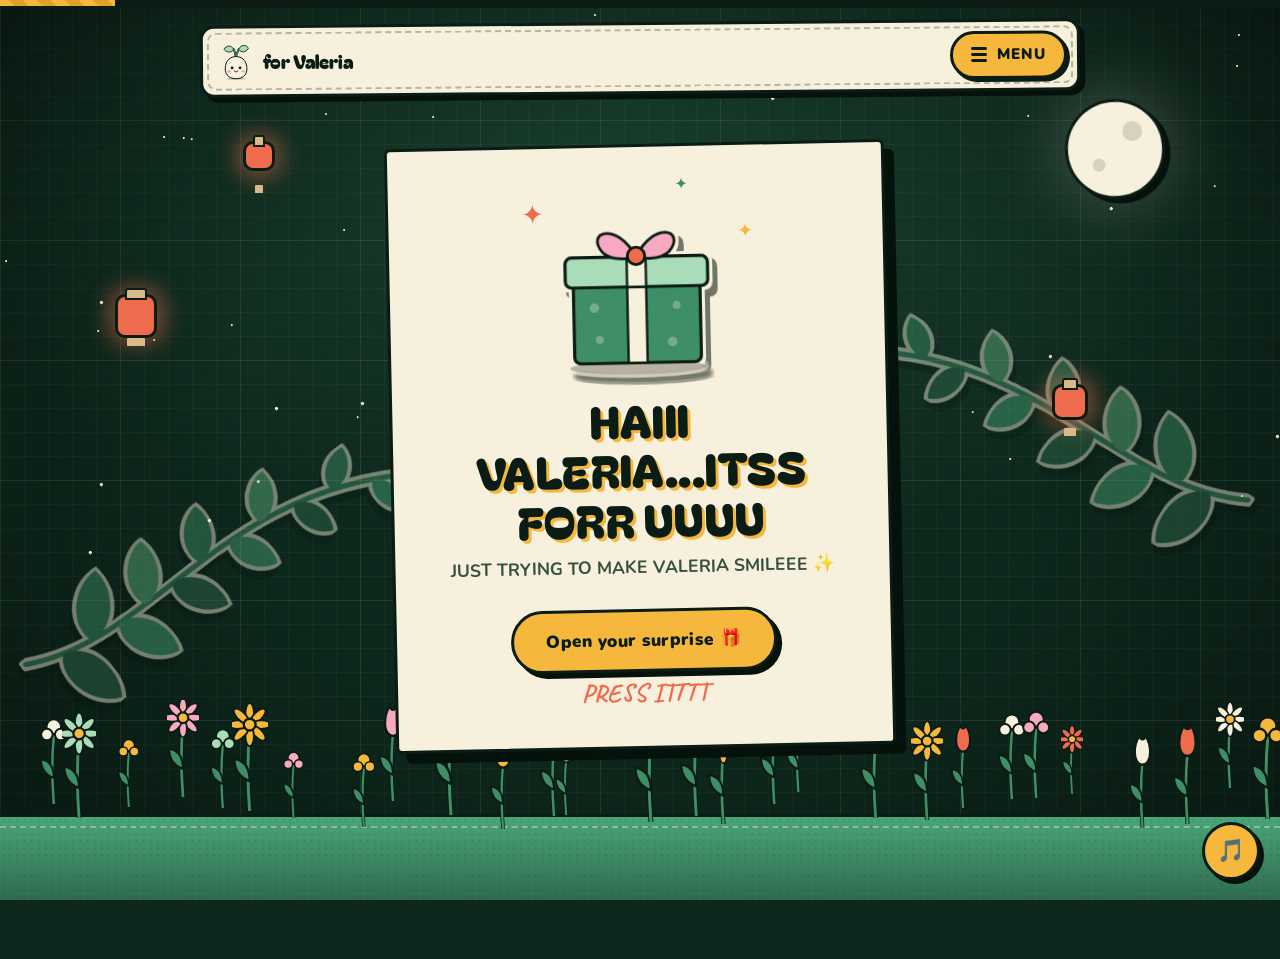
<file: index.html>
<!DOCTYPE html>
<html lang="en">
<head>
<meta charset="UTF-8" />
<meta name="viewport" content="width=device-width, initial-scale=1.0" />
<meta name="theme-color" content="#0d241b" />
<title>A Little Surprise For You</title>
<link rel="stylesheet" href="css/style.css" />
</head>
<body class="page-index">

<div class="story-progress" aria-hidden="true"><i style="width:9%"></i></div>
<div class="fireflies" aria-hidden="true"></div>
<div class="botanicals" aria-hidden="true"><svg class="sprig left" viewBox="0 0 130 310" aria-hidden="true"><path d="M22 300 C64 220 8 120 84 8" stroke="#3f8f66" stroke-width="3.5" fill="none" stroke-linecap="round"/><path transform="translate(31.9 275.4) rotate(-15.6) scale(1.09)" d="M0 0 C8 -15 34 -15 46 0 C34 15 8 15 0 0Z" fill="#2f6b4f"/><path transform="translate(36.6 254.4) rotate(-138.9) scale(1.04)" d="M0 0 C8 -15 34 -15 46 0 C34 15 8 15 0 0Z" fill="#3f8f66"/><path transform="translate(39.0 232.6) rotate(-28.0) scale(0.99)" d="M0 0 C8 -15 34 -15 46 0 C34 15 8 15 0 0Z" fill="#4aa678"/><path transform="translate(39.9 210.1) rotate(-146.9) scale(0.94)" d="M0 0 C8 -15 34 -15 46 0 C34 15 8 15 0 0Z" fill="#5fb37f"/><path transform="translate(40.1 186.9) rotate(-31.9) scale(0.89)" d="M0 0 C8 -15 34 -15 46 0 C34 15 8 15 0 0Z" fill="#2f6b4f"/><path transform="translate(40.3 163.1) rotate(-146.9) scale(0.84)" d="M0 0 C8 -15 34 -15 46 0 C34 15 8 15 0 0Z" fill="#3f8f66"/><path transform="translate(41.3 138.6) rotate(-28.3) scale(0.79)" d="M0 0 C8 -15 34 -15 46 0 C34 15 8 15 0 0Z" fill="#4aa678"/><path transform="translate(43.8 113.4) rotate(-140.1) scale(0.75)" d="M0 0 C8 -15 34 -15 46 0 C34 15 8 15 0 0Z" fill="#5fb37f"/><path transform="translate(48.6 87.7) rotate(-18.5) scale(0.70)" d="M0 0 C8 -15 34 -15 46 0 C34 15 8 15 0 0Z" fill="#2f6b4f"/><path transform="translate(56.5 61.5) rotate(-128.0) scale(0.65)" d="M0 0 C8 -15 34 -15 46 0 C34 15 8 15 0 0Z" fill="#3f8f66"/><path transform="translate(68.2 34.6) rotate(-4.9) scale(0.60)" d="M0 0 C8 -15 34 -15 46 0 C34 15 8 15 0 0Z" fill="#4aa678"/><path transform="translate(84.0 8.0) rotate(-55.8) scale(.5)" d="M0 0 C8 -15 34 -15 46 0 C34 15 8 15 0 0Z" fill="#8fe0a8"/></svg><svg class="sprig right" viewBox="0 0 130 310" aria-hidden="true"><path d="M22 300 C64 220 8 120 84 8" stroke="#3f8f66" stroke-width="3.5" fill="none" stroke-linecap="round"/><path transform="translate(31.9 275.4) rotate(-15.6) scale(1.09)" d="M0 0 C8 -15 34 -15 46 0 C34 15 8 15 0 0Z" fill="#2f6b4f"/><path transform="translate(36.6 254.4) rotate(-138.9) scale(1.04)" d="M0 0 C8 -15 34 -15 46 0 C34 15 8 15 0 0Z" fill="#3f8f66"/><path transform="translate(39.0 232.6) rotate(-28.0) scale(0.99)" d="M0 0 C8 -15 34 -15 46 0 C34 15 8 15 0 0Z" fill="#4aa678"/><path transform="translate(39.9 210.1) rotate(-146.9) scale(0.94)" d="M0 0 C8 -15 34 -15 46 0 C34 15 8 15 0 0Z" fill="#5fb37f"/><path transform="translate(40.1 186.9) rotate(-31.9) scale(0.89)" d="M0 0 C8 -15 34 -15 46 0 C34 15 8 15 0 0Z" fill="#2f6b4f"/><path transform="translate(40.3 163.1) rotate(-146.9) scale(0.84)" d="M0 0 C8 -15 34 -15 46 0 C34 15 8 15 0 0Z" fill="#3f8f66"/><path transform="translate(41.3 138.6) rotate(-28.3) scale(0.79)" d="M0 0 C8 -15 34 -15 46 0 C34 15 8 15 0 0Z" fill="#4aa678"/><path transform="translate(43.8 113.4) rotate(-140.1) scale(0.75)" d="M0 0 C8 -15 34 -15 46 0 C34 15 8 15 0 0Z" fill="#5fb37f"/><path transform="translate(48.6 87.7) rotate(-18.5) scale(0.70)" d="M0 0 C8 -15 34 -15 46 0 C34 15 8 15 0 0Z" fill="#2f6b4f"/><path transform="translate(56.5 61.5) rotate(-128.0) scale(0.65)" d="M0 0 C8 -15 34 -15 46 0 C34 15 8 15 0 0Z" fill="#3f8f66"/><path transform="translate(68.2 34.6) rotate(-4.9) scale(0.60)" d="M0 0 C8 -15 34 -15 46 0 C34 15 8 15 0 0Z" fill="#4aa678"/><path transform="translate(84.0 8.0) rotate(-55.8) scale(.5)" d="M0 0 C8 -15 34 -15 46 0 C34 15 8 15 0 0Z" fill="#8fe0a8"/></svg></div>
<div class="moon" aria-hidden="true"></div><i class="lantern l1" aria-hidden="true"></i><i class="lantern l2" aria-hidden="true"></i><i class="lantern l3" aria-hidden="true"></i>

<header class="topbar">
  <div class="topbar-inner">
    <a class="brand" href="index.html"><span class="brand-icon" aria-hidden="true"></span><span>for <span data-names>[HER NAME]</span></span></a>
    <button class="menu-btn" aria-expanded="false" aria-controls="menu"><span class="burger" aria-hidden="true"><i></i><i></i><i></i></span>Menu</button>
  </div>
</header>

<div class="menu" id="menu" role="dialog" aria-label="All pages" hidden>
  <button class="menu-close" aria-label="Close menu">✕</button>
  <div class="menu-inner">
    <h2>Wander wherever you like</h2>
    <p class="menu-sub">EVERY PAGE IS ONLY FOR U.</p>
    <nav class="menu-grid">
      <a href="index.html" aria-current="page"><span class="m-emoji" aria-hidden="true">🎁</span><span class="m-title">Home</span><span class="m-sub">where it begins</span></a>
      <a href="birthday.html"><span class="m-emoji" aria-hidden="true">🎂</span><span class="m-title">Birthday</span><span class="m-sub">make a wish</span></a>
      <a href="graduation.html"><span class="m-emoji" aria-hidden="true">🎓</span><span class="m-title">Graduation</span><span class="m-sub">toss the cap</span></a>
      <a href="journey.html"><span class="m-emoji" aria-hidden="true">🌱</span><span class="m-title">The Journey</span><span class="m-sub">how you got here</span></a>
      <a href="memories.html"><span class="m-emoji" aria-hidden="true">📸</span><span class="m-title">Our Scrapbook</span><span class="m-sub">moments we kept</span></a>
      <a href="couple.html"><span class="m-emoji" aria-hidden="true">💞</span><span class="m-title">The Two of You</span><span class="m-sub">your love story</span></a>
      <a href="reasons.html"><span class="m-emoji" aria-hidden="true">💚</span><span class="m-title">Reasons</span><span class="m-sub">why you&#x27;re loved</span></a>
      <a href="openwhen.html"><span class="m-emoji" aria-hidden="true">💌</span><span class="m-title">Open When…</span><span class="m-sub">little letters</span></a>
      <a href="fortune.html"><span class="m-emoji" aria-hidden="true">🔮</span><span class="m-title">Your Year</span><span class="m-sub">pick a card</span></a>
      <a href="message.html"><span class="m-emoji" aria-hidden="true">✉️</span><span class="m-title">The Letter</span><span class="m-sub">from my heart</span></a>
      <a href="final.html"><span class="m-emoji" aria-hidden="true">✨</span><span class="m-title">Final Surprise</span><span class="m-sub">one last thing</span></a>
    </nav>
  </div>
</div>

<main>

<section class="hero-landing">
  <div class="gift-card patch">
    <div class="gift-art">
      <i class="spark s1" aria-hidden="true">✦</i><i class="spark s2" aria-hidden="true">✦</i><i class="spark s3" aria-hidden="true">✦</i>
      <div class="gift-beam" aria-hidden="true"></div>
      <svg viewBox="0 0 240 240" aria-hidden="true">
  <ellipse cx="120" cy="228" rx="86" ry="9" fill="#000" opacity=".26"/>
  <rect x="40" y="118" width="160" height="104" rx="8" fill="#3f8f66" stroke="#0a1c13" stroke-width="4"/>
  <g fill="#f7f0dc" opacity=".3"><circle cx="66" cy="152" r="6"/><circle cx="72" cy="192" r="5"/><circle cx="170" cy="150" r="5"/><circle cx="164" cy="196" r="6"/></g>
  <rect x="108" y="118" width="24" height="104" fill="#f7f0dc" stroke="#0a1c13" stroke-width="3"/>
  <g class="gift-lid">
    <rect x="30" y="88" width="180" height="38" rx="8" fill="#a9dcb9" stroke="#0a1c13" stroke-width="4"/>
    <rect x="108" y="88" width="24" height="38" fill="#f7f0dc" stroke="#0a1c13" stroke-width="3"/>
    <path d="M120 88 C96 42 56 56 78 82 C90 93 110 91 120 88Z" fill="#f8a9c2" stroke="#0a1c13" stroke-width="3.5"/>
    <path d="M120 88 C144 42 184 56 162 82 C150 93 130 91 120 88Z" fill="#f8a9c2" stroke="#0a1c13" stroke-width="3.5"/>
    <circle cx="120" cy="87" r="11" fill="#ee6c4d" stroke="#0a1c13" stroke-width="3.5"/>
  </g>
</svg>
    </div>
    <h1>HAIII VALERIA...ITSS FORR UUUU</h1>
    <p class="lead">JUST TRYING TO MAKE VALERIA SMILEEE ✨</p>
    <button id="openGiftBtn" class="btn">Open your surprise 🎁</button>
    <p class="hint">PRESS ITTTT</p>
  </div>
</section>
</main>

<footer class="garden-wrap">
  <div class="garden" aria-hidden="true">
    <div class="flowers"></div>
    <div class="strip"></div>
  </div>
  <div class="foot"><span>Made for Valeria</span> 💚</div>
</footer>

<button class="music-toggle" aria-label="Toggle music" aria-pressed="false">🎵</button>

<script src="js/script.js"></script>
</body>
</html>
</file>
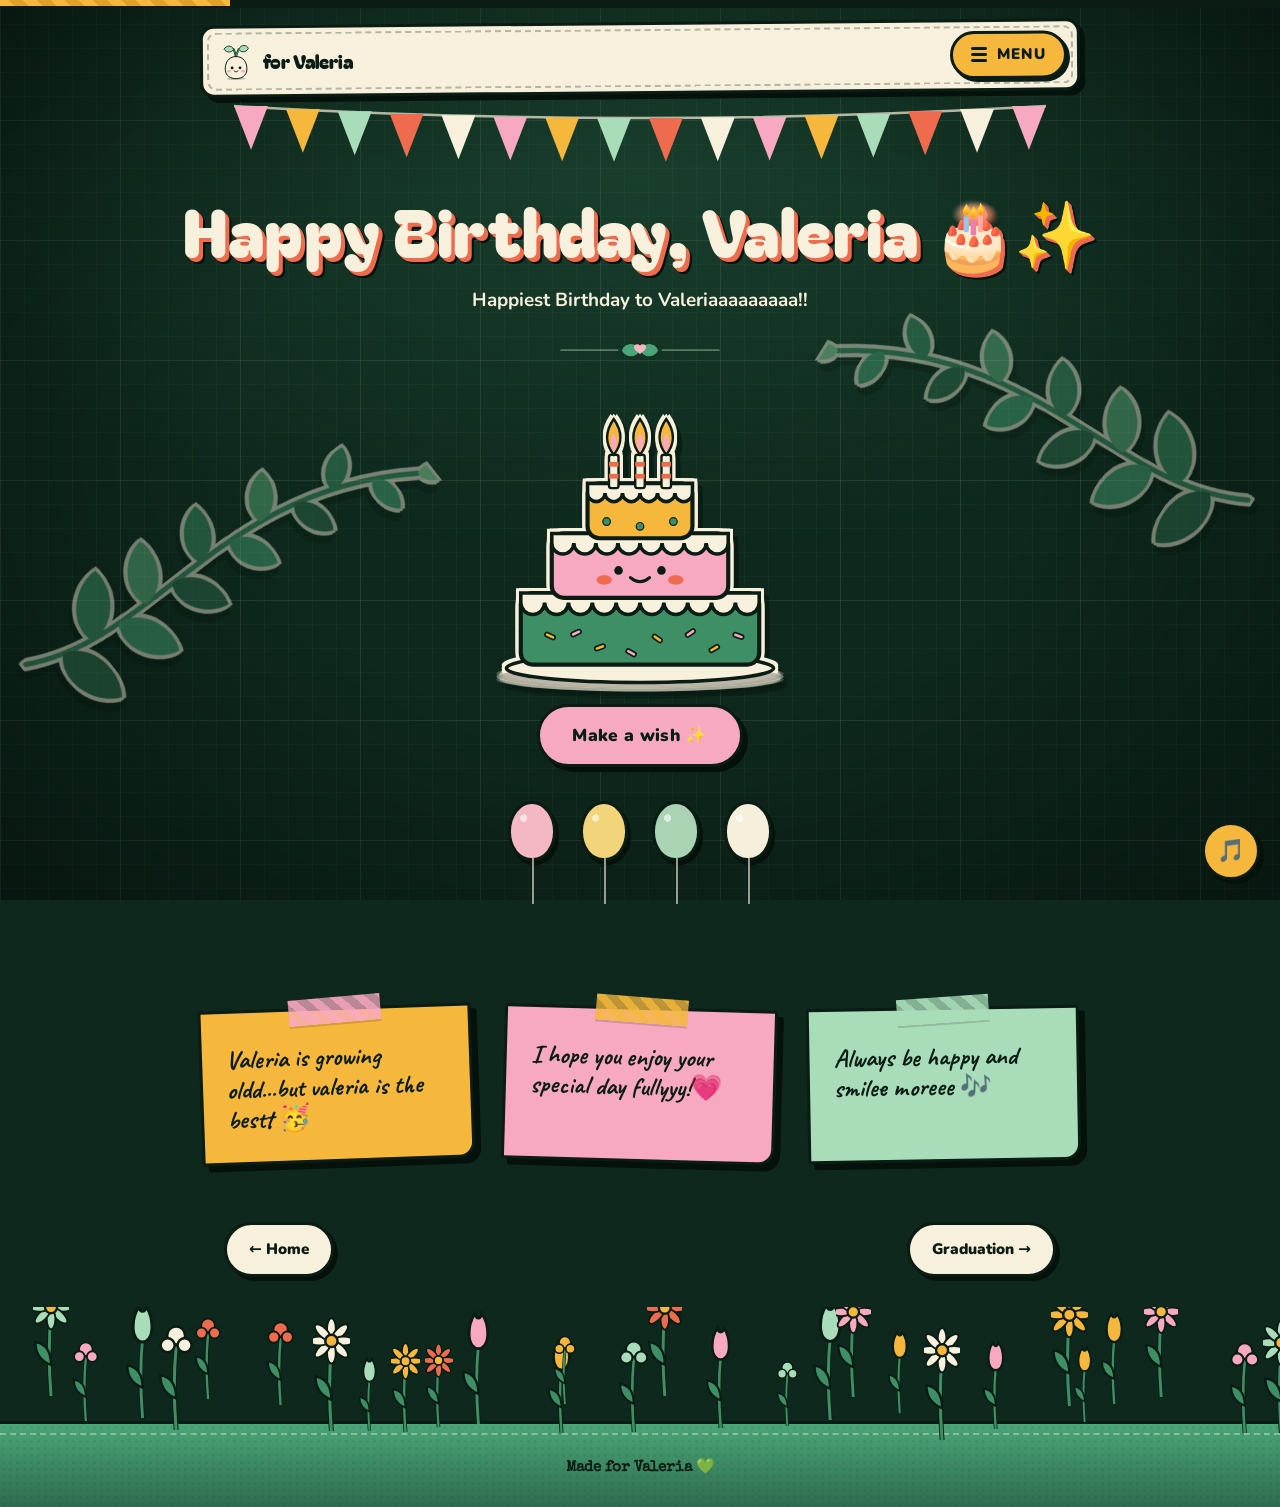
<file: birthday.html>
<!DOCTYPE html>
<html lang="en">
<head>
<meta charset="UTF-8" />
<meta name="viewport" content="width=device-width, initial-scale=1.0" />
<meta name="theme-color" content="#0d241b" />
<title>Happy Birthday</title>
<link rel="stylesheet" href="css/style.css" />
</head>
<body class="page-birthday">

<div class="story-progress" aria-hidden="true"><i style="width:18%"></i></div>
<div class="fireflies" aria-hidden="true"></div>
<div class="botanicals" aria-hidden="true"><svg class="sprig left" viewBox="0 0 130 310" aria-hidden="true"><path d="M22 300 C64 220 8 120 84 8" stroke="#3f8f66" stroke-width="3.5" fill="none" stroke-linecap="round"/><path transform="translate(31.9 275.4) rotate(-15.6) scale(1.09)" d="M0 0 C8 -15 34 -15 46 0 C34 15 8 15 0 0Z" fill="#2f6b4f"/><path transform="translate(36.6 254.4) rotate(-138.9) scale(1.04)" d="M0 0 C8 -15 34 -15 46 0 C34 15 8 15 0 0Z" fill="#3f8f66"/><path transform="translate(39.0 232.6) rotate(-28.0) scale(0.99)" d="M0 0 C8 -15 34 -15 46 0 C34 15 8 15 0 0Z" fill="#4aa678"/><path transform="translate(39.9 210.1) rotate(-146.9) scale(0.94)" d="M0 0 C8 -15 34 -15 46 0 C34 15 8 15 0 0Z" fill="#5fb37f"/><path transform="translate(40.1 186.9) rotate(-31.9) scale(0.89)" d="M0 0 C8 -15 34 -15 46 0 C34 15 8 15 0 0Z" fill="#2f6b4f"/><path transform="translate(40.3 163.1) rotate(-146.9) scale(0.84)" d="M0 0 C8 -15 34 -15 46 0 C34 15 8 15 0 0Z" fill="#3f8f66"/><path transform="translate(41.3 138.6) rotate(-28.3) scale(0.79)" d="M0 0 C8 -15 34 -15 46 0 C34 15 8 15 0 0Z" fill="#4aa678"/><path transform="translate(43.8 113.4) rotate(-140.1) scale(0.75)" d="M0 0 C8 -15 34 -15 46 0 C34 15 8 15 0 0Z" fill="#5fb37f"/><path transform="translate(48.6 87.7) rotate(-18.5) scale(0.70)" d="M0 0 C8 -15 34 -15 46 0 C34 15 8 15 0 0Z" fill="#2f6b4f"/><path transform="translate(56.5 61.5) rotate(-128.0) scale(0.65)" d="M0 0 C8 -15 34 -15 46 0 C34 15 8 15 0 0Z" fill="#3f8f66"/><path transform="translate(68.2 34.6) rotate(-4.9) scale(0.60)" d="M0 0 C8 -15 34 -15 46 0 C34 15 8 15 0 0Z" fill="#4aa678"/><path transform="translate(84.0 8.0) rotate(-55.8) scale(.5)" d="M0 0 C8 -15 34 -15 46 0 C34 15 8 15 0 0Z" fill="#8fe0a8"/></svg><svg class="sprig right" viewBox="0 0 130 310" aria-hidden="true"><path d="M22 300 C64 220 8 120 84 8" stroke="#3f8f66" stroke-width="3.5" fill="none" stroke-linecap="round"/><path transform="translate(31.9 275.4) rotate(-15.6) scale(1.09)" d="M0 0 C8 -15 34 -15 46 0 C34 15 8 15 0 0Z" fill="#2f6b4f"/><path transform="translate(36.6 254.4) rotate(-138.9) scale(1.04)" d="M0 0 C8 -15 34 -15 46 0 C34 15 8 15 0 0Z" fill="#3f8f66"/><path transform="translate(39.0 232.6) rotate(-28.0) scale(0.99)" d="M0 0 C8 -15 34 -15 46 0 C34 15 8 15 0 0Z" fill="#4aa678"/><path transform="translate(39.9 210.1) rotate(-146.9) scale(0.94)" d="M0 0 C8 -15 34 -15 46 0 C34 15 8 15 0 0Z" fill="#5fb37f"/><path transform="translate(40.1 186.9) rotate(-31.9) scale(0.89)" d="M0 0 C8 -15 34 -15 46 0 C34 15 8 15 0 0Z" fill="#2f6b4f"/><path transform="translate(40.3 163.1) rotate(-146.9) scale(0.84)" d="M0 0 C8 -15 34 -15 46 0 C34 15 8 15 0 0Z" fill="#3f8f66"/><path transform="translate(41.3 138.6) rotate(-28.3) scale(0.79)" d="M0 0 C8 -15 34 -15 46 0 C34 15 8 15 0 0Z" fill="#4aa678"/><path transform="translate(43.8 113.4) rotate(-140.1) scale(0.75)" d="M0 0 C8 -15 34 -15 46 0 C34 15 8 15 0 0Z" fill="#5fb37f"/><path transform="translate(48.6 87.7) rotate(-18.5) scale(0.70)" d="M0 0 C8 -15 34 -15 46 0 C34 15 8 15 0 0Z" fill="#2f6b4f"/><path transform="translate(56.5 61.5) rotate(-128.0) scale(0.65)" d="M0 0 C8 -15 34 -15 46 0 C34 15 8 15 0 0Z" fill="#3f8f66"/><path transform="translate(68.2 34.6) rotate(-4.9) scale(0.60)" d="M0 0 C8 -15 34 -15 46 0 C34 15 8 15 0 0Z" fill="#4aa678"/><path transform="translate(84.0 8.0) rotate(-55.8) scale(.5)" d="M0 0 C8 -15 34 -15 46 0 C34 15 8 15 0 0Z" fill="#8fe0a8"/></svg></div>


<header class="topbar">
  <div class="topbar-inner">
    <a class="brand" href="index.html"><span class="brand-icon" aria-hidden="true"></span><span>for <span data-names>[HER NAME]</span></span></a>
    <button class="menu-btn" aria-expanded="false" aria-controls="menu"><span class="burger" aria-hidden="true"><i></i><i></i><i></i></span>Menu</button>
  </div>
</header>

<div class="menu" id="menu" role="dialog" aria-label="All pages" hidden>
  <button class="menu-close" aria-label="Close menu">✕</button>
  <div class="menu-inner">
    <h2>Wander wherever you like</h2>
    <p class="menu-sub">EVERY PAGE IS ONLY FOR U.</p>
    <nav class="menu-grid">
      <a href="index.html"><span class="m-emoji" aria-hidden="true">🎁</span><span class="m-title">Home</span><span class="m-sub">where it begins</span></a>
      <a href="birthday.html" aria-current="page"><span class="m-emoji" aria-hidden="true">🎂</span><span class="m-title">Birthday</span><span class="m-sub">make a wish</span></a>
      <a href="graduation.html"><span class="m-emoji" aria-hidden="true">🎓</span><span class="m-title">Graduation</span><span class="m-sub">toss the cap</span></a>
      <a href="journey.html"><span class="m-emoji" aria-hidden="true">🌱</span><span class="m-title">The Journey</span><span class="m-sub">how you got here</span></a>
      <a href="memories.html"><span class="m-emoji" aria-hidden="true">📸</span><span class="m-title">Our Scrapbook</span><span class="m-sub">moments we kept</span></a>
      <a href="couple.html"><span class="m-emoji" aria-hidden="true">💞</span><span class="m-title">The Two of You</span><span class="m-sub">your love story</span></a>
      <a href="reasons.html"><span class="m-emoji" aria-hidden="true">💚</span><span class="m-title">Reasons</span><span class="m-sub">why you&#x27;re loved</span></a>
      <a href="openwhen.html"><span class="m-emoji" aria-hidden="true">💌</span><span class="m-title">Open When…</span><span class="m-sub">little letters</span></a>
      <a href="fortune.html"><span class="m-emoji" aria-hidden="true">🔮</span><span class="m-title">Your Year</span><span class="m-sub">pick a card</span></a>
      <a href="message.html"><span class="m-emoji" aria-hidden="true">✉️</span><span class="m-title">The Letter</span><span class="m-sub">from my heart</span></a>
      <a href="final.html"><span class="m-emoji" aria-hidden="true">✨</span><span class="m-title">Final Surprise</span><span class="m-sub">one last thing</span></a>
    </nav>
  </div>
</div>

<main>

<div class="bunting" aria-hidden="true"><svg class="string" viewBox="0 0 100 30" preserveAspectRatio="none"><path d="M0 2 Q50 26 100 2"/></svg><i style="--y:2.0px"></i><i style="--y:5.0px"></i><i style="--y:7.5px"></i><i style="--y:9.7px"></i><i style="--y:11.4px"></i><i style="--y:12.7px"></i><i style="--y:13.5px"></i><i style="--y:13.9px"></i><i style="--y:13.9px"></i><i style="--y:13.5px"></i><i style="--y:12.7px"></i><i style="--y:11.4px"></i><i style="--y:9.7px"></i><i style="--y:7.5px"></i><i style="--y:5.0px"></i><i style="--y:2.0px"></i></div>

<section class="hero birthday-hero">
  <h1 data-names>Happy Birthday, [HER NAME] 🎂✨</h1>
  <p class="lead">Happiest Birthday to Valeriaaaaaaaaa!!</p>
  <div class="orn" aria-hidden="true"><svg viewBox="0 0 168 24"><path d="M6 12 H62" stroke="#a9d3b3" stroke-opacity=".45" stroke-width="1.6" stroke-linecap="round"/><path d="M106 12 H162" stroke="#a9d3b3" stroke-opacity=".45" stroke-width="1.6" stroke-linecap="round"/><path d="M66 12 C70 4 80 4 84 12 C80 20 70 20 66 12Z" fill="#4aa678"/><path d="M102 12 C98 4 88 4 84 12 C88 20 98 20 102 12Z" fill="#4aa678"/><path d="M84 8.5 C86 6 90 7 90 10 C90 13 86 15 84 17 C82 15 78 13 78 10 C78 7 82 6 84 8.5Z" fill="#f4b8c5" transform="translate(0 -1) scale(1)"/></svg></div>

  <div class="cake-scene">
<svg class="cake-svg" viewBox="0 0 260 256" aria-hidden="true">
  <ellipse cx="130" cy="242" rx="118" ry="10" fill="#000" opacity=".24"/>
  <ellipse cx="130" cy="235" rx="112" ry="12" fill="#f7f0dc" stroke="#0a1c13" stroke-width="3"/>
  <rect x="30" y="172" width="200" height="60" rx="10" fill="#3f8f66" stroke="#0a1c13" stroke-width="3.5"/>
  <path d="M30 172 h200 v8 a10.00 10.00 0 0 1 -20.00 0 a10.00 10.00 0 0 1 -20.00 0 a10.00 10.00 0 0 1 -20.00 0 a10.00 10.00 0 0 1 -20.00 0 a10.00 10.00 0 0 1 -20.00 0 a10.00 10.00 0 0 1 -20.00 0 a10.00 10.00 0 0 1 -20.00 0 a10.00 10.00 0 0 1 -20.00 0 a10.00 10.00 0 0 1 -20.00 0 a10.00 10.00 0 0 1 -20.00 0 Z" fill="#f7f0dc" stroke="#0a1c13" stroke-width="3"/>
  <g fill="#f5b83d" stroke="#0a1c13" stroke-width="1.4">
    <rect x="50" y="206" width="9" height="3.5" rx="1.7" transform="rotate(25 54 208)"/>
    <rect x="92" y="216" width="9" height="3.5" rx="1.7" transform="rotate(-20 96 218)"/>
    <rect x="140" y="208" width="9" height="3.5" rx="1.7" transform="rotate(35 144 210)"/>
    <rect x="188" y="217" width="9" height="3.5" rx="1.7" transform="rotate(-30 192 219)"/>
  </g>
  <g fill="#f8a9c2" stroke="#0a1c13" stroke-width="1.4">
    <rect x="72" y="204" width="9" height="3.5" rx="1.7" transform="rotate(-25 76 206)"/>
    <rect x="118" y="220" width="9" height="3.5" rx="1.7" transform="rotate(30 122 222)"/>
    <rect x="168" y="204" width="9" height="3.5" rx="1.7" transform="rotate(-35 172 206)"/>
    <rect x="208" y="206" width="9" height="3.5" rx="1.7" transform="rotate(20 212 208)"/>
  </g>
  <rect x="56" y="122" width="148" height="54" rx="10" fill="#f8a9c2" stroke="#0a1c13" stroke-width="3.5"/>
  <path d="M56 122 h148 v8 a9.25 9.25 0 0 1 -18.50 0 a9.25 9.25 0 0 1 -18.50 0 a9.25 9.25 0 0 1 -18.50 0 a9.25 9.25 0 0 1 -18.50 0 a9.25 9.25 0 0 1 -18.50 0 a9.25 9.25 0 0 1 -18.50 0 a9.25 9.25 0 0 1 -18.50 0 a9.25 9.25 0 0 1 -18.50 0 Z" fill="#f7f0dc" stroke="#0a1c13" stroke-width="3"/>
  <circle cx="112" cy="153" r="3.6" fill="#0a1c13"/>
  <circle cx="148" cy="153" r="3.6" fill="#0a1c13"/>
  <ellipse cx="100" cy="161" rx="6.5" ry="4" fill="#ee6c4d"/>
  <ellipse cx="160" cy="161" rx="6.5" ry="4" fill="#ee6c4d"/>
  <path d="M122 159 q8 7 16 0" stroke="#0a1c13" stroke-width="2.6" fill="none" stroke-linecap="round"/>
  <rect x="86" y="80" width="88" height="46" rx="10" fill="#f5b83d" stroke="#0a1c13" stroke-width="3.5"/>
  <path d="M86 80 h88 v8 a7.33 7.33 0 0 1 -14.67 0 a7.33 7.33 0 0 1 -14.67 0 a7.33 7.33 0 0 1 -14.67 0 a7.33 7.33 0 0 1 -14.67 0 a7.33 7.33 0 0 1 -14.67 0 a7.33 7.33 0 0 1 -14.67 0 Z" fill="#f7f0dc" stroke="#0a1c13" stroke-width="3"/>
  <g fill="#3f8f66" stroke="#0a1c13" stroke-width="1"><circle cx="102" cy="112" r="3.2"/><circle cx="130" cy="116" r="3.2"/><circle cx="158" cy="112" r="3.2"/></g>
    <g transform="translate(108 56)">
      <rect x="-4" y="0" width="8" height="28" rx="2" fill="#f7f0dc" stroke="#0a1c13" stroke-width="2"/>
      <rect x="-4" y="6" width="8" height="4" fill="#ee6c4d"/>
      <rect x="-4" y="16" width="8" height="4" fill="#ee6c4d"/>
      <g class="flame"><path d="M0 0 C-8 -10 -7 -20 0 -30 C7 -20 8 -10 0 0Z" fill="#f5b83d" stroke="#0a1c13" stroke-width="2"/><path d="M0 -2 C-4 -8 -3 -13 0 -18 C3 -13 4 -8 0 -2Z" fill="#f8a9c2"/></g>
      <path class="smoke" d="M0 -8 q-6 -9 0 -17 t0 -17"/>
    </g>
    <g transform="translate(130 56)">
      <rect x="-4" y="0" width="8" height="28" rx="2" fill="#f7f0dc" stroke="#0a1c13" stroke-width="2"/>
      <rect x="-4" y="6" width="8" height="4" fill="#ee6c4d"/>
      <rect x="-4" y="16" width="8" height="4" fill="#ee6c4d"/>
      <g class="flame"><path d="M0 0 C-8 -10 -7 -20 0 -30 C7 -20 8 -10 0 0Z" fill="#f5b83d" stroke="#0a1c13" stroke-width="2"/><path d="M0 -2 C-4 -8 -3 -13 0 -18 C3 -13 4 -8 0 -2Z" fill="#f8a9c2"/></g>
      <path class="smoke" d="M0 -8 q-6 -9 0 -17 t0 -17"/>
    </g>
    <g transform="translate(152 56)">
      <rect x="-4" y="0" width="8" height="28" rx="2" fill="#f7f0dc" stroke="#0a1c13" stroke-width="2"/>
      <rect x="-4" y="6" width="8" height="4" fill="#ee6c4d"/>
      <rect x="-4" y="16" width="8" height="4" fill="#ee6c4d"/>
      <g class="flame"><path d="M0 0 C-8 -10 -7 -20 0 -30 C7 -20 8 -10 0 0Z" fill="#f5b83d" stroke="#0a1c13" stroke-width="2"/><path d="M0 -2 C-4 -8 -3 -13 0 -18 C3 -13 4 -8 0 -2Z" fill="#f8a9c2"/></g>
      <path class="smoke" d="M0 -8 q-6 -9 0 -17 t0 -17"/>
    </g>
</svg>
  </div>

  <button id="makeWishBtn" class="btn btn-blush">Make a wish ✨</button>
  <p id="wishMessage" class="wish-message" aria-live="polite"></p>

  <div class="balloon-row" aria-hidden="true">
    <span class="balloon" style="--c:#f4b8c5"></span>
    <span class="balloon" style="--c:#f2d47a"></span>
    <span class="balloon" style="--c:#a9d3b3"></span>
    <span class="balloon" style="--c:#f6efdc"></span>
  </div>
</section>

<section class="container">
  <div class="sticky-row">
    <div class="sticky tape">Valeria is growing oldd...but valeria is the bestt 🥳</div>
    <div class="sticky tape">I hope you enjoy your special day fullyyy!💗</div>
    <div class="sticky tape">Always be happy and smilee moreee 🎶</div>
  </div>
</section>
</main>

<nav class="page-turn" aria-label="Page navigation">
  <a href="index.html">← Home</a>
  <span class="spacer"></span>
  <a href="graduation.html">Graduation →</a>
</nav>

<footer class="garden-wrap">
  <div class="garden" aria-hidden="true">
    <div class="flowers"></div>
    <div class="strip"></div>
  </div>
  <div class="foot"><span>Made for Valeria</span> 💚</div>
</footer>

<button class="music-toggle" aria-label="Toggle music" aria-pressed="false">🎵</button>

<script src="js/script.js"></script>
</body>
</html>
</file>
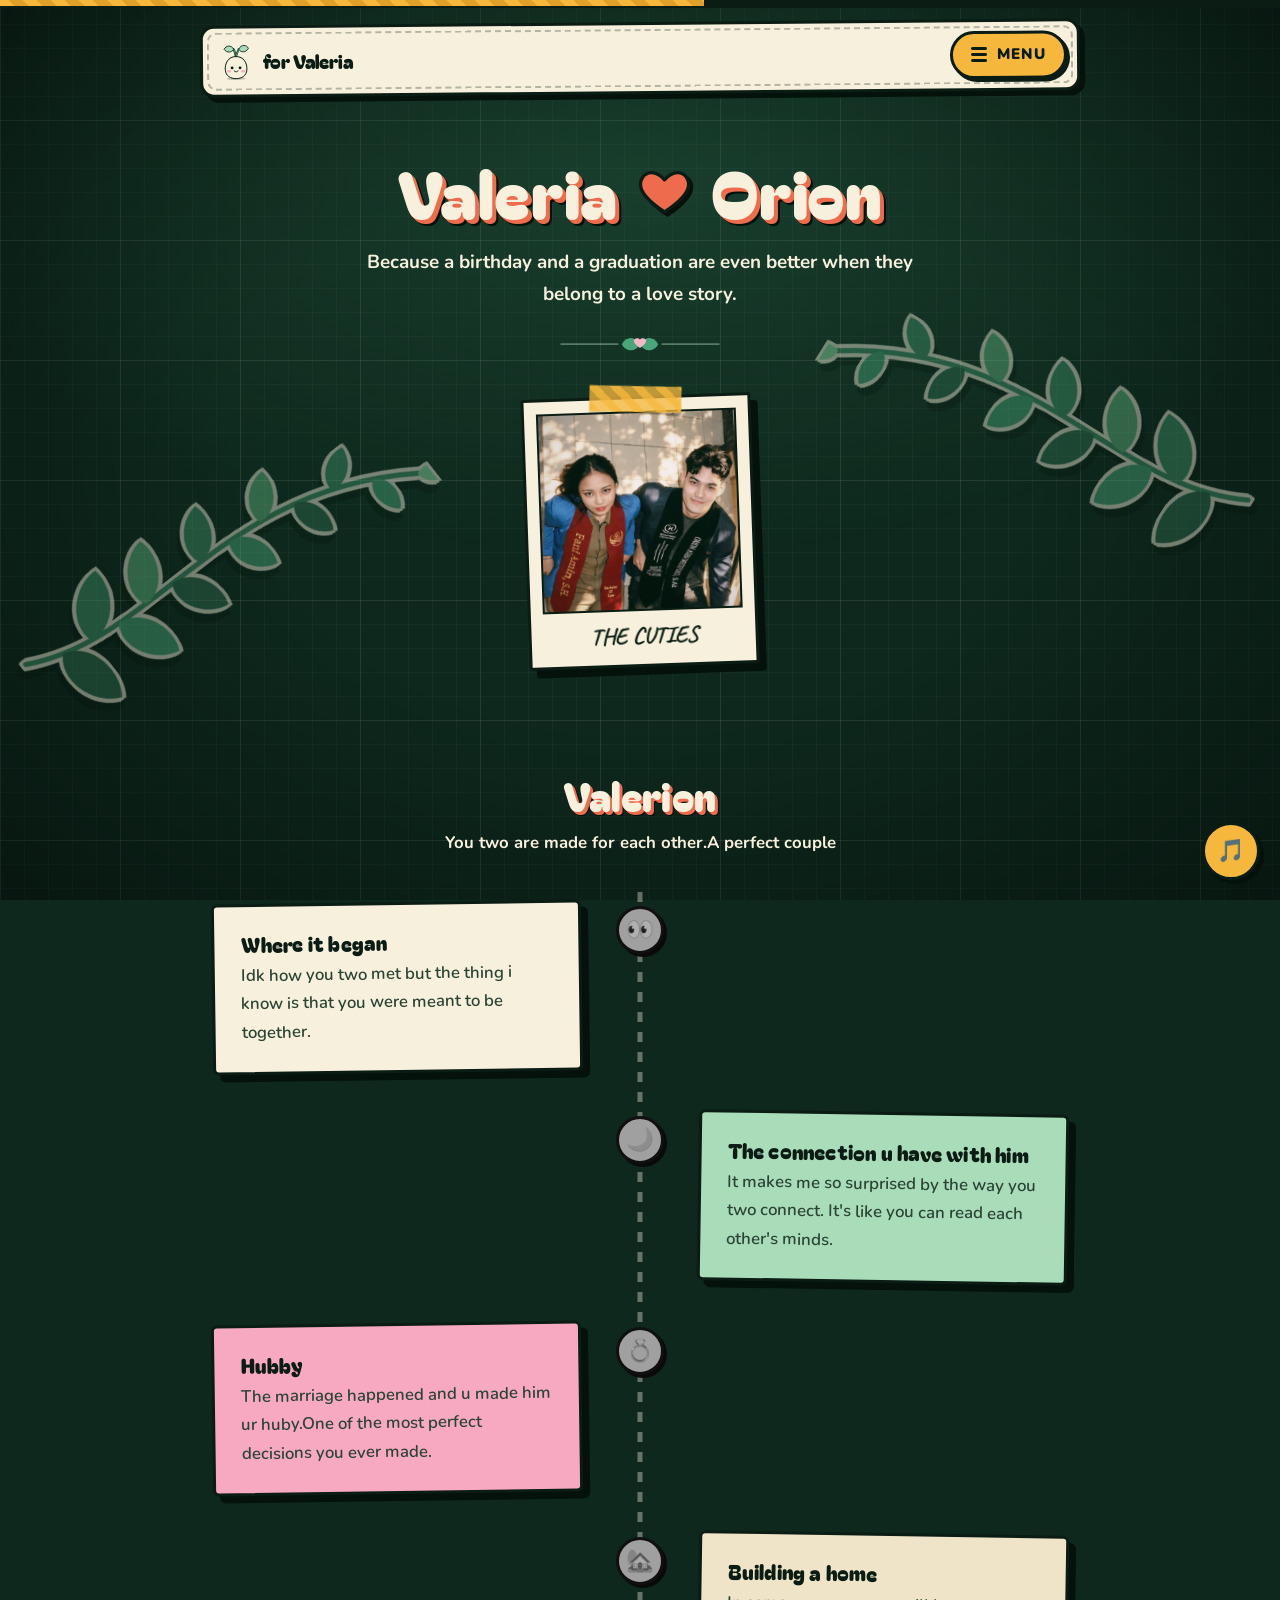
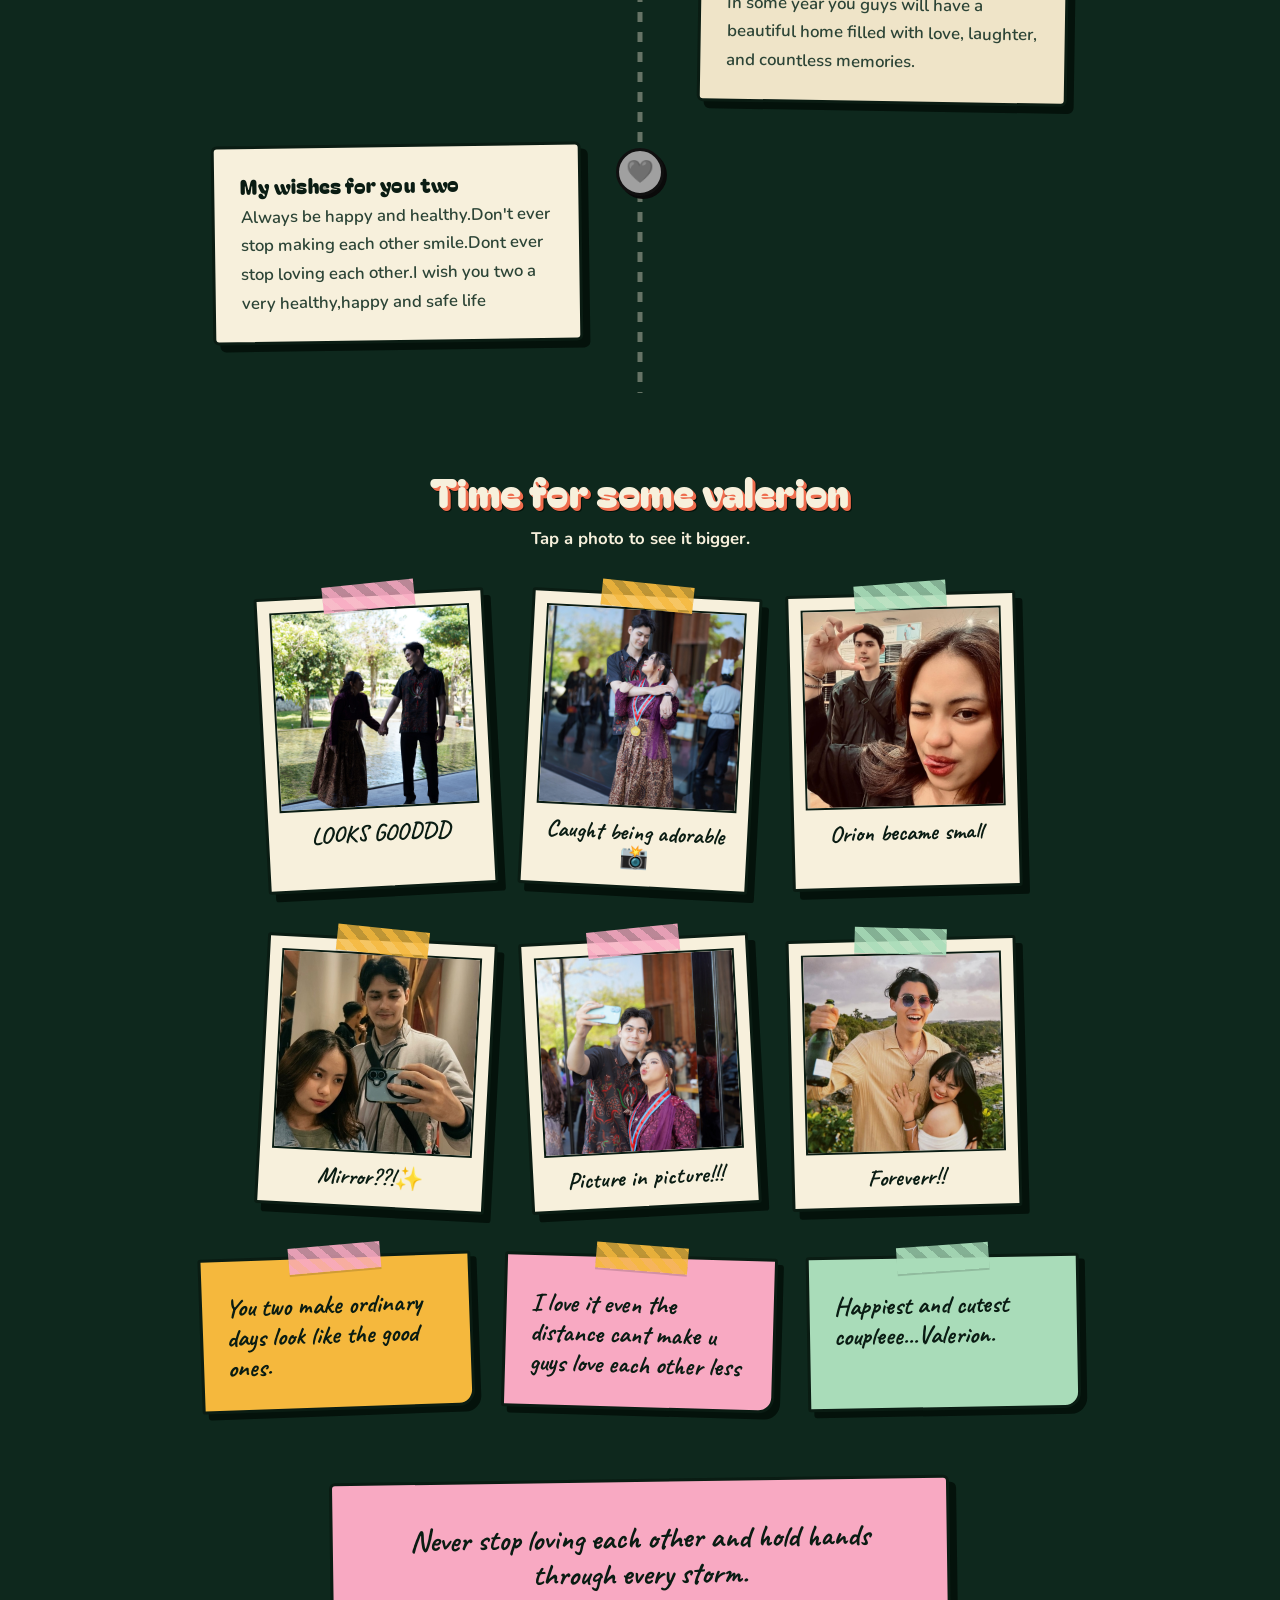
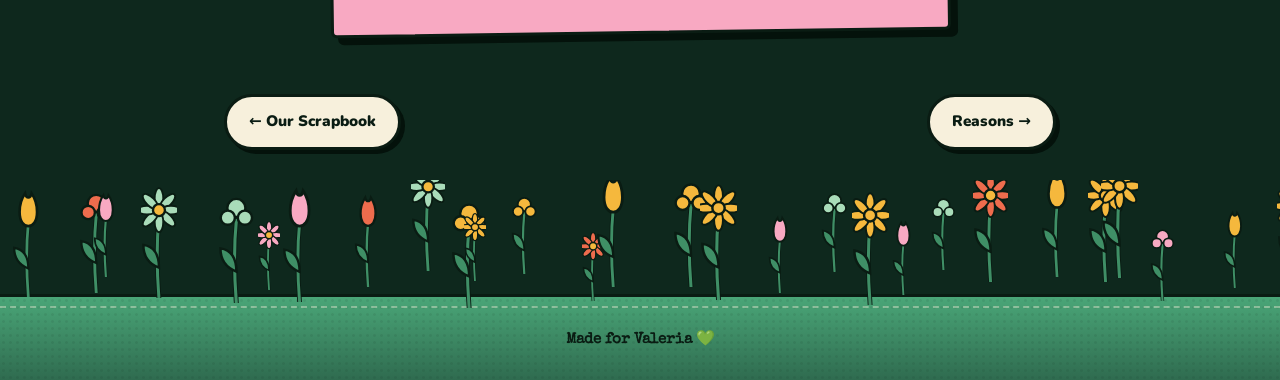
<file: couple.html>
<!DOCTYPE html>
<html lang="en">
<head>
<meta charset="UTF-8" />
<meta name="viewport" content="width=device-width, initial-scale=1.0" />
<meta name="theme-color" content="#0d241b" />
<title>The Two of You</title>
<link rel="stylesheet" href="css/style.css" />
</head>
<body class="page-couple">

<div class="story-progress" aria-hidden="true"><i style="width:55%"></i></div>
<div class="fireflies" aria-hidden="true"></div>
<div class="botanicals" aria-hidden="true"><svg class="sprig left" viewBox="0 0 130 310" aria-hidden="true"><path d="M22 300 C64 220 8 120 84 8" stroke="#3f8f66" stroke-width="3.5" fill="none" stroke-linecap="round"/><path transform="translate(31.9 275.4) rotate(-15.6) scale(1.09)" d="M0 0 C8 -15 34 -15 46 0 C34 15 8 15 0 0Z" fill="#2f6b4f"/><path transform="translate(36.6 254.4) rotate(-138.9) scale(1.04)" d="M0 0 C8 -15 34 -15 46 0 C34 15 8 15 0 0Z" fill="#3f8f66"/><path transform="translate(39.0 232.6) rotate(-28.0) scale(0.99)" d="M0 0 C8 -15 34 -15 46 0 C34 15 8 15 0 0Z" fill="#4aa678"/><path transform="translate(39.9 210.1) rotate(-146.9) scale(0.94)" d="M0 0 C8 -15 34 -15 46 0 C34 15 8 15 0 0Z" fill="#5fb37f"/><path transform="translate(40.1 186.9) rotate(-31.9) scale(0.89)" d="M0 0 C8 -15 34 -15 46 0 C34 15 8 15 0 0Z" fill="#2f6b4f"/><path transform="translate(40.3 163.1) rotate(-146.9) scale(0.84)" d="M0 0 C8 -15 34 -15 46 0 C34 15 8 15 0 0Z" fill="#3f8f66"/><path transform="translate(41.3 138.6) rotate(-28.3) scale(0.79)" d="M0 0 C8 -15 34 -15 46 0 C34 15 8 15 0 0Z" fill="#4aa678"/><path transform="translate(43.8 113.4) rotate(-140.1) scale(0.75)" d="M0 0 C8 -15 34 -15 46 0 C34 15 8 15 0 0Z" fill="#5fb37f"/><path transform="translate(48.6 87.7) rotate(-18.5) scale(0.70)" d="M0 0 C8 -15 34 -15 46 0 C34 15 8 15 0 0Z" fill="#2f6b4f"/><path transform="translate(56.5 61.5) rotate(-128.0) scale(0.65)" d="M0 0 C8 -15 34 -15 46 0 C34 15 8 15 0 0Z" fill="#3f8f66"/><path transform="translate(68.2 34.6) rotate(-4.9) scale(0.60)" d="M0 0 C8 -15 34 -15 46 0 C34 15 8 15 0 0Z" fill="#4aa678"/><path transform="translate(84.0 8.0) rotate(-55.8) scale(.5)" d="M0 0 C8 -15 34 -15 46 0 C34 15 8 15 0 0Z" fill="#8fe0a8"/></svg><svg class="sprig right" viewBox="0 0 130 310" aria-hidden="true"><path d="M22 300 C64 220 8 120 84 8" stroke="#3f8f66" stroke-width="3.5" fill="none" stroke-linecap="round"/><path transform="translate(31.9 275.4) rotate(-15.6) scale(1.09)" d="M0 0 C8 -15 34 -15 46 0 C34 15 8 15 0 0Z" fill="#2f6b4f"/><path transform="translate(36.6 254.4) rotate(-138.9) scale(1.04)" d="M0 0 C8 -15 34 -15 46 0 C34 15 8 15 0 0Z" fill="#3f8f66"/><path transform="translate(39.0 232.6) rotate(-28.0) scale(0.99)" d="M0 0 C8 -15 34 -15 46 0 C34 15 8 15 0 0Z" fill="#4aa678"/><path transform="translate(39.9 210.1) rotate(-146.9) scale(0.94)" d="M0 0 C8 -15 34 -15 46 0 C34 15 8 15 0 0Z" fill="#5fb37f"/><path transform="translate(40.1 186.9) rotate(-31.9) scale(0.89)" d="M0 0 C8 -15 34 -15 46 0 C34 15 8 15 0 0Z" fill="#2f6b4f"/><path transform="translate(40.3 163.1) rotate(-146.9) scale(0.84)" d="M0 0 C8 -15 34 -15 46 0 C34 15 8 15 0 0Z" fill="#3f8f66"/><path transform="translate(41.3 138.6) rotate(-28.3) scale(0.79)" d="M0 0 C8 -15 34 -15 46 0 C34 15 8 15 0 0Z" fill="#4aa678"/><path transform="translate(43.8 113.4) rotate(-140.1) scale(0.75)" d="M0 0 C8 -15 34 -15 46 0 C34 15 8 15 0 0Z" fill="#5fb37f"/><path transform="translate(48.6 87.7) rotate(-18.5) scale(0.70)" d="M0 0 C8 -15 34 -15 46 0 C34 15 8 15 0 0Z" fill="#2f6b4f"/><path transform="translate(56.5 61.5) rotate(-128.0) scale(0.65)" d="M0 0 C8 -15 34 -15 46 0 C34 15 8 15 0 0Z" fill="#3f8f66"/><path transform="translate(68.2 34.6) rotate(-4.9) scale(0.60)" d="M0 0 C8 -15 34 -15 46 0 C34 15 8 15 0 0Z" fill="#4aa678"/><path transform="translate(84.0 8.0) rotate(-55.8) scale(.5)" d="M0 0 C8 -15 34 -15 46 0 C34 15 8 15 0 0Z" fill="#8fe0a8"/></svg></div>


<header class="topbar">
  <div class="topbar-inner">
    <a class="brand" href="index.html"><span class="brand-icon" aria-hidden="true"></span><span>for <span data-names>[HER NAME]</span></span></a>
    <button class="menu-btn" aria-expanded="false" aria-controls="menu"><span class="burger" aria-hidden="true"><i></i><i></i><i></i></span>Menu</button>
  </div>
</header>

<div class="menu" id="menu" role="dialog" aria-label="All pages" hidden>
  <button class="menu-close" aria-label="Close menu">✕</button>
  <div class="menu-inner">
    <h2>Wander wherever you like</h2>
    <p class="menu-sub">EVERY PAGE IS ONLY FOR U.</p>
    <nav class="menu-grid">
      <a href="index.html"><span class="m-emoji" aria-hidden="true">🎁</span><span class="m-title">Home</span><span class="m-sub">where it begins</span></a>
      <a href="birthday.html"><span class="m-emoji" aria-hidden="true">🎂</span><span class="m-title">Birthday</span><span class="m-sub">make a wish</span></a>
      <a href="graduation.html"><span class="m-emoji" aria-hidden="true">🎓</span><span class="m-title">Graduation</span><span class="m-sub">toss the cap</span></a>
      <a href="journey.html"><span class="m-emoji" aria-hidden="true">🌱</span><span class="m-title">The Journey</span><span class="m-sub">how you got here</span></a>
      <a href="memories.html"><span class="m-emoji" aria-hidden="true">📸</span><span class="m-title">Our Scrapbook</span><span class="m-sub">moments we kept</span></a>
      <a href="couple.html" aria-current="page"><span class="m-emoji" aria-hidden="true">💞</span><span class="m-title">The Two of You</span><span class="m-sub">your love story</span></a>
      <a href="reasons.html"><span class="m-emoji" aria-hidden="true">💚</span><span class="m-title">Reasons</span><span class="m-sub">why you&#x27;re loved</span></a>
      <a href="openwhen.html"><span class="m-emoji" aria-hidden="true">💌</span><span class="m-title">Open When…</span><span class="m-sub">little letters</span></a>
      <a href="fortune.html"><span class="m-emoji" aria-hidden="true">🔮</span><span class="m-title">Your Year</span><span class="m-sub">pick a card</span></a>
      <a href="message.html"><span class="m-emoji" aria-hidden="true">✉️</span><span class="m-title">The Letter</span><span class="m-sub">from my heart</span></a>
      <a href="final.html"><span class="m-emoji" aria-hidden="true">✨</span><span class="m-title">Final Surprise</span><span class="m-sub">one last thing</span></a>
    </nav>
  </div>
</div>

<main>

<section class="hero">
  <h1 class="couple-names"><span data-names>[HER NAME]</span><svg class="beat" viewBox="0 0 24 24" aria-hidden="true"><path d="M12 21s-7.5-4.6-9.6-9.3C.9 8.2 3 4.5 6.6 4.5c2 0 3.6 1 5.4 3 1.8-2 3.4-3 5.4-3 3.6 0 5.7 3.7 4.2 7.2C19.500 16.400 12 21 12 21z"/></svg><span data-names>[HIS NAME]</span></h1>
  <p class="lead">Because a birthday and a graduation are even better when they belong to a love story.</p>
  <div class="orn" aria-hidden="true"><svg viewBox="0 0 168 24"><path d="M6 12 H62" stroke="#a9d3b3" stroke-opacity=".45" stroke-width="1.6" stroke-linecap="round"/><path d="M106 12 H162" stroke="#a9d3b3" stroke-opacity=".45" stroke-width="1.6" stroke-linecap="round"/><path d="M66 12 C70 4 80 4 84 12 C80 20 70 20 66 12Z" fill="#4aa678"/><path d="M102 12 C98 4 88 4 84 12 C88 20 98 20 102 12Z" fill="#4aa678"/><path d="M84 8.5 C86 6 90 7 90 10 C90 13 86 15 84 17 C82 15 78 13 78 10 C78 7 82 6 84 8.5Z" fill="#f4b8c5" transform="translate(0 -1) scale(1)"/></svg></div>

  <figure class="polaroid tape hero-polaroid" tabindex="0" role="button" aria-label="Open photo: My favorite two people">
     <div class="photo-frame" data-label="📷 Add images/couple-hero.jpg"><img src="images/couple-hero.jpg" alt="Valerion and his wife" loading="lazy" onerror="this.parentNode.classList.add('missing');this.remove()" /></div>
    <figcaption>THE CUTIES</figcaption>
  </figure>

  <div class="patch together" id="together" hidden>
    <p class="together-label">Together for</p>
    <div class="together-nums">
      <div><b id="tgYears">0</b><span>years</span></div>
      <div><b id="tgMonths">0</b><span>months</span></div>
      <div><b id="tgDays">0</b><span>days</span></div>
    </div>
    <p class="together-days" id="tgTotal"></p>
  </div>
</section>

<div class="section-head">
  <h2>Valerion</h2>
  <p>You two are made for each other.A perfect couple</p>
</div>

<div class="timeline">
  <div class="vine"><i></i></div>
  <article class="t-item">
    <span class="t-node" aria-hidden="true">👀</span>
    <div class="patch t-card"><h3>Where it began</h3><p>Idk how you two met but the thing i know is that you were meant to be together.</p></div>
  </article>
  <article class="t-item">
    <span class="t-node" aria-hidden="true">🌙</span>
    <div class="patch t-card"><h3>The connection u have with him</h3><p>It makes me so surprised by the way you two connect. It's like you can read each other's minds.</p></div>
  </article>
  <article class="t-item">
    <span class="t-node" aria-hidden="true">💍</span>
    <div class="patch t-card"><h3>Hubby</h3><p>The marriage happened and u made him ur huby.One of the most perfect decisions you ever made.</p></div>
  </article>
  <article class="t-item">
    <span class="t-node" aria-hidden="true">🏡</span>
    <div class="patch t-card"><h3>Building a home</h3><p>In some year you guys will have a beautiful home filled with love, laughter, and countless memories.</p></div>
  </article>
  <article class="t-item">
    <span class="t-node" aria-hidden="true">💚</span>
    <div class="patch t-card"><h3>My wishes for you two</h3><p>Always be happy and healthy.Don't ever stop making each other smile.Dont ever stop loving each other.I wish you two a very healthy,happy and safe life</p></div>
  </article>
</div>


<div class="section-head">
  <h2>Time for some valerion</h2>
  <p>Tap a photo to see it bigger.</p>
</div>

<section class="gallery">
  <figure class="polaroid tape" tabindex="0" role="button" aria-label="Open photo: Us? No. You two. Always. 💚">
    <div class="photo-frame" data-label="📷 Add images/couple1.jpg"><img src="images/couple1.jpg" alt="The two of you" loading="lazy" onerror="this.parentNode.classList.add('missing');this.remove()" /></div>
    <figcaption>LOOKS GOODDD</figcaption>
  </figure>
  <figure class="polaroid tape" tabindex="0" role="button" aria-label="Open photo: Caught being adorable 📸">
    <div class="photo-frame" data-label="📷 Add images/couple2.jpg"><img src="images/couple2.jpg" alt="The two of you" loading="lazy" onerror="this.parentNode.classList.add('missing');this.remove()" /></div>
    <figcaption>Caught being adorable 📸</figcaption>
  </figure>
  <figure class="polaroid tape" tabindex="0" role="button" aria-label="Open photo: Best team I know 🏡">
    <div class="photo-frame" data-label="📷 Add images/couple3.jpg"><img src="images/couple3.jpg" alt="The two of you" loading="lazy" onerror="this.parentNode.classList.add('missing');this.remove()" /></div>
    <figcaption>Orion became small</figcaption>
  </figure>
  <figure class="polaroid tape" tabindex="0" role="button" aria-label="Open photo: The look that says everything ✨">
    <div class="photo-frame" data-label="📷 Add images/couple4.jpg"><img src="images/couple4.jpg" alt="The two of you" loading="lazy" onerror="this.parentNode.classList.add('missing');this.remove()" /></div>
    <figcaption>Mirror??!✨</figcaption>
  </figure>
  <figure class="polaroid tape" tabindex="0" role="button" aria-label="Open photo: Every trip is better together 🌍">
    <div class="photo-frame" data-label="📷 Add images/couple5.jpg"><img src="images/couple5.jpg" alt="The two of you" loading="lazy" onerror="this.parentNode.classList.add('missing');this.remove()" /></div>
    <figcaption>Picture in picture!!!</figcaption>
  </figure>
  <figure class="polaroid tape" tabindex="0" role="button" aria-label="Open photo: Here&#x27;s to forever 💍">
    <div class="photo-frame" data-label="📷 Add images/couple6.jpg"><img src="images/couple6.jpg" alt="The two of you" loading="lazy" onerror="this.parentNode.classList.add('missing');this.remove()" /></div>
    <figcaption>Foreverr!!</figcaption>
  </figure>
</section>

<section class="container">
  <div class="sticky-row">
    <div class="sticky tape">You two make ordinary days look like the good ones.</div>
    <div class="sticky tape">I love it even the distance cant make u guys love each other less</div>
    <div class="sticky tape">Happiest and cutest coupleee...Valerion.</div>
  </div>

  <div class="patch wishes-patch">
    <p>Never stop loving each other and hold hands through every storm.</p>
  </div>
</section>

<div class="lightbox" id="lightbox" role="dialog" aria-modal="true" aria-label="Photo viewer">
  <div class="lightbox-inner">
    <button class="lightbox-close" aria-label="Close">✕</button>
    <div class="photo-frame"></div>
    <p class="lightbox-caption"></p>
    <div class="lightbox-controls">
      <button class="lightbox-prev" aria-label="Previous photo">←</button>
      <button class="lightbox-next" aria-label="Next photo">→</button>
    </div>
  </div>
</div>

</main>

<nav class="page-turn" aria-label="Page navigation">
  <a href="memories.html">← Our Scrapbook</a>
  <span class="spacer"></span>
  <a href="reasons.html">Reasons →</a>
</nav>

<footer class="garden-wrap">
  <div class="garden" aria-hidden="true">
    <div class="flowers"></div>
    <div class="strip"></div>
  </div>
  <div class="foot"><span>Made for Valeria</span> 💚</div>
</footer>

<button class="music-toggle" aria-label="Toggle music" aria-pressed="false">🎵</button>

<script src="js/script.js"></script>
</body>
</html>
</file>
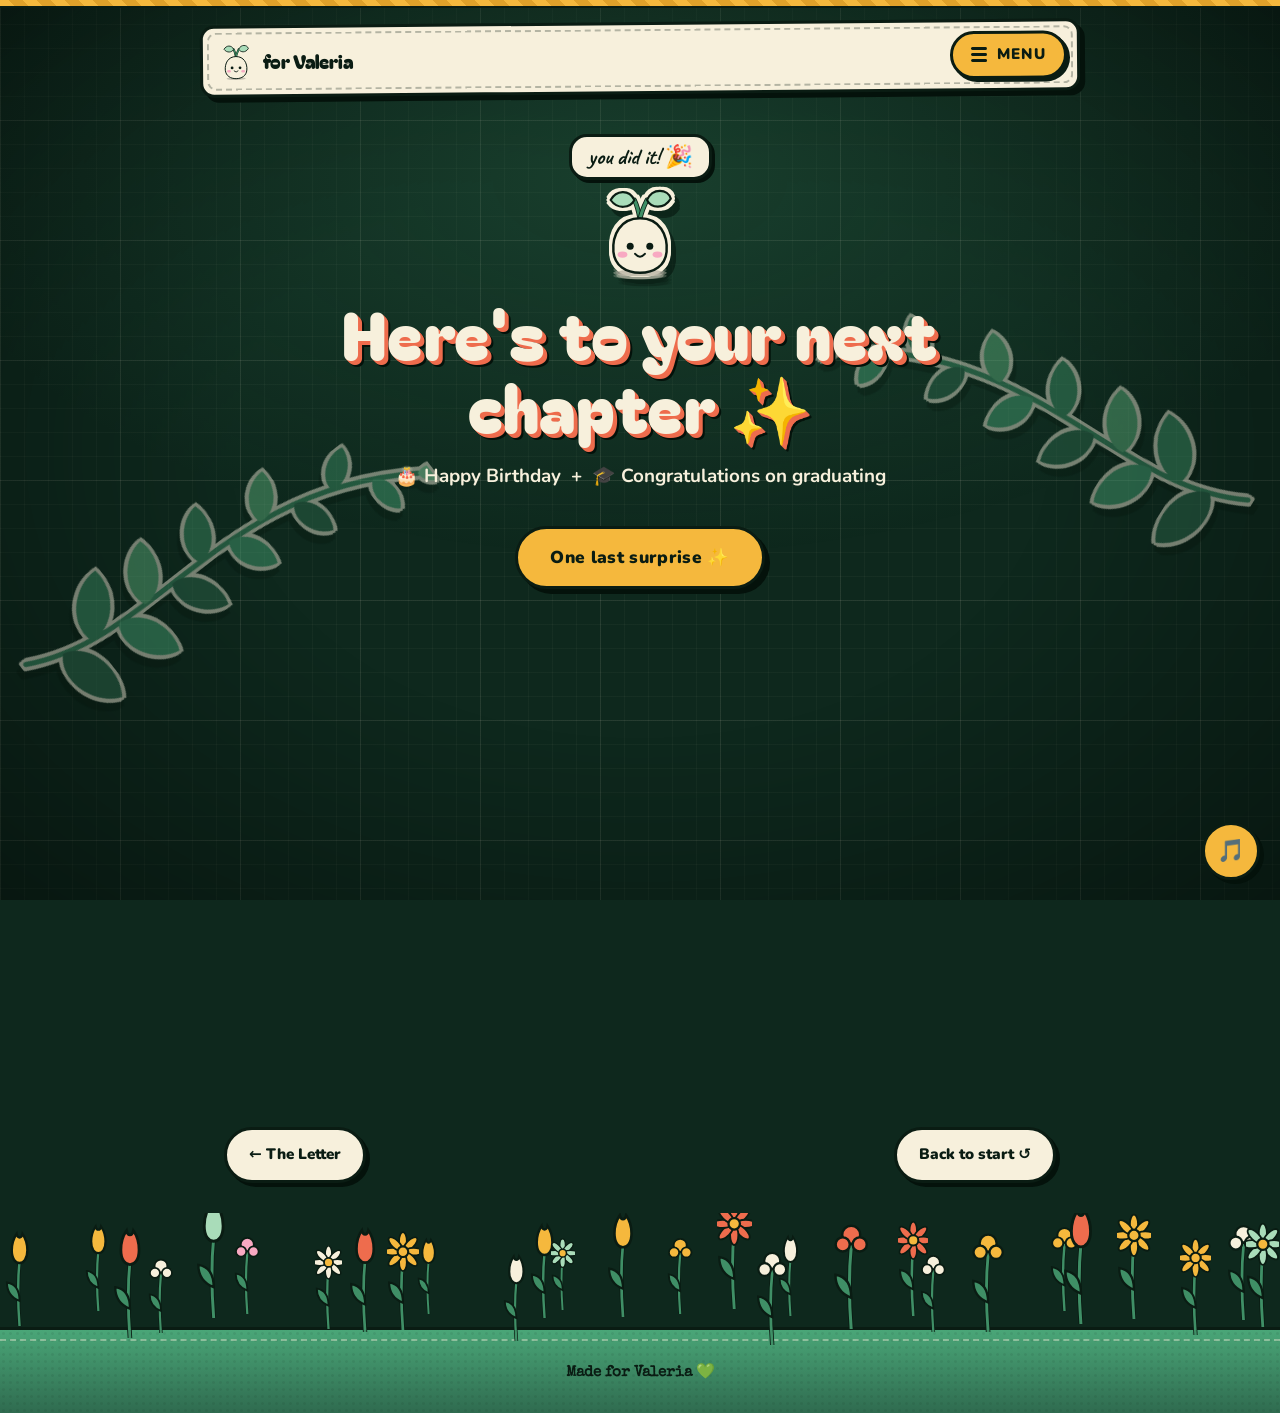
<file: final.html>
<!DOCTYPE html>
<html lang="en">
<head>
<meta charset="UTF-8" />
<meta name="viewport" content="width=device-width, initial-scale=1.0" />
<meta name="theme-color" content="#0d241b" />
<title>Your Next Chapter</title>
<link rel="stylesheet" href="css/style.css" />
</head>
<body class="page-final">

<div class="story-progress" aria-hidden="true"><i style="width:100%"></i></div>
<div class="fireflies" aria-hidden="true"></div>
<div class="botanicals" aria-hidden="true"><svg class="sprig left" viewBox="0 0 130 310" aria-hidden="true"><path d="M22 300 C64 220 8 120 84 8" stroke="#3f8f66" stroke-width="3.5" fill="none" stroke-linecap="round"/><path transform="translate(31.9 275.4) rotate(-15.6) scale(1.09)" d="M0 0 C8 -15 34 -15 46 0 C34 15 8 15 0 0Z" fill="#2f6b4f"/><path transform="translate(36.6 254.4) rotate(-138.9) scale(1.04)" d="M0 0 C8 -15 34 -15 46 0 C34 15 8 15 0 0Z" fill="#3f8f66"/><path transform="translate(39.0 232.6) rotate(-28.0) scale(0.99)" d="M0 0 C8 -15 34 -15 46 0 C34 15 8 15 0 0Z" fill="#4aa678"/><path transform="translate(39.9 210.1) rotate(-146.9) scale(0.94)" d="M0 0 C8 -15 34 -15 46 0 C34 15 8 15 0 0Z" fill="#5fb37f"/><path transform="translate(40.1 186.9) rotate(-31.9) scale(0.89)" d="M0 0 C8 -15 34 -15 46 0 C34 15 8 15 0 0Z" fill="#2f6b4f"/><path transform="translate(40.3 163.1) rotate(-146.9) scale(0.84)" d="M0 0 C8 -15 34 -15 46 0 C34 15 8 15 0 0Z" fill="#3f8f66"/><path transform="translate(41.3 138.6) rotate(-28.3) scale(0.79)" d="M0 0 C8 -15 34 -15 46 0 C34 15 8 15 0 0Z" fill="#4aa678"/><path transform="translate(43.8 113.4) rotate(-140.1) scale(0.75)" d="M0 0 C8 -15 34 -15 46 0 C34 15 8 15 0 0Z" fill="#5fb37f"/><path transform="translate(48.6 87.7) rotate(-18.5) scale(0.70)" d="M0 0 C8 -15 34 -15 46 0 C34 15 8 15 0 0Z" fill="#2f6b4f"/><path transform="translate(56.5 61.5) rotate(-128.0) scale(0.65)" d="M0 0 C8 -15 34 -15 46 0 C34 15 8 15 0 0Z" fill="#3f8f66"/><path transform="translate(68.2 34.6) rotate(-4.9) scale(0.60)" d="M0 0 C8 -15 34 -15 46 0 C34 15 8 15 0 0Z" fill="#4aa678"/><path transform="translate(84.0 8.0) rotate(-55.8) scale(.5)" d="M0 0 C8 -15 34 -15 46 0 C34 15 8 15 0 0Z" fill="#8fe0a8"/></svg><svg class="sprig right" viewBox="0 0 130 310" aria-hidden="true"><path d="M22 300 C64 220 8 120 84 8" stroke="#3f8f66" stroke-width="3.5" fill="none" stroke-linecap="round"/><path transform="translate(31.9 275.4) rotate(-15.6) scale(1.09)" d="M0 0 C8 -15 34 -15 46 0 C34 15 8 15 0 0Z" fill="#2f6b4f"/><path transform="translate(36.6 254.4) rotate(-138.9) scale(1.04)" d="M0 0 C8 -15 34 -15 46 0 C34 15 8 15 0 0Z" fill="#3f8f66"/><path transform="translate(39.0 232.6) rotate(-28.0) scale(0.99)" d="M0 0 C8 -15 34 -15 46 0 C34 15 8 15 0 0Z" fill="#4aa678"/><path transform="translate(39.9 210.1) rotate(-146.9) scale(0.94)" d="M0 0 C8 -15 34 -15 46 0 C34 15 8 15 0 0Z" fill="#5fb37f"/><path transform="translate(40.1 186.9) rotate(-31.9) scale(0.89)" d="M0 0 C8 -15 34 -15 46 0 C34 15 8 15 0 0Z" fill="#2f6b4f"/><path transform="translate(40.3 163.1) rotate(-146.9) scale(0.84)" d="M0 0 C8 -15 34 -15 46 0 C34 15 8 15 0 0Z" fill="#3f8f66"/><path transform="translate(41.3 138.6) rotate(-28.3) scale(0.79)" d="M0 0 C8 -15 34 -15 46 0 C34 15 8 15 0 0Z" fill="#4aa678"/><path transform="translate(43.8 113.4) rotate(-140.1) scale(0.75)" d="M0 0 C8 -15 34 -15 46 0 C34 15 8 15 0 0Z" fill="#5fb37f"/><path transform="translate(48.6 87.7) rotate(-18.5) scale(0.70)" d="M0 0 C8 -15 34 -15 46 0 C34 15 8 15 0 0Z" fill="#2f6b4f"/><path transform="translate(56.5 61.5) rotate(-128.0) scale(0.65)" d="M0 0 C8 -15 34 -15 46 0 C34 15 8 15 0 0Z" fill="#3f8f66"/><path transform="translate(68.2 34.6) rotate(-4.9) scale(0.60)" d="M0 0 C8 -15 34 -15 46 0 C34 15 8 15 0 0Z" fill="#4aa678"/><path transform="translate(84.0 8.0) rotate(-55.8) scale(.5)" d="M0 0 C8 -15 34 -15 46 0 C34 15 8 15 0 0Z" fill="#8fe0a8"/></svg></div>


<header class="topbar">
  <div class="topbar-inner">
    <a class="brand" href="index.html"><span class="brand-icon" aria-hidden="true"></span><span>for <span data-names>[HER NAME]</span></span></a>
    <button class="menu-btn" aria-expanded="false" aria-controls="menu"><span class="burger" aria-hidden="true"><i></i><i></i><i></i></span>Menu</button>
  </div>
</header>

<div class="menu" id="menu" role="dialog" aria-label="All pages" hidden>
  <button class="menu-close" aria-label="Close menu">✕</button>
  <div class="menu-inner">
    <h2>Wander wherever you like</h2>
    <p class="menu-sub">EVERY PAGE IS ONLY FOR U.</p>
    <nav class="menu-grid">
      <a href="index.html"><span class="m-emoji" aria-hidden="true">🎁</span><span class="m-title">Home</span><span class="m-sub">where it begins</span></a>
      <a href="birthday.html"><span class="m-emoji" aria-hidden="true">🎂</span><span class="m-title">Birthday</span><span class="m-sub">make a wish</span></a>
      <a href="graduation.html"><span class="m-emoji" aria-hidden="true">🎓</span><span class="m-title">Graduation</span><span class="m-sub">toss the cap</span></a>
      <a href="journey.html"><span class="m-emoji" aria-hidden="true">🌱</span><span class="m-title">The Journey</span><span class="m-sub">how you got here</span></a>
      <a href="memories.html"><span class="m-emoji" aria-hidden="true">📸</span><span class="m-title">Our Scrapbook</span><span class="m-sub">moments we kept</span></a>
      <a href="couple.html"><span class="m-emoji" aria-hidden="true">💞</span><span class="m-title">The Two of You</span><span class="m-sub">your love story</span></a>
      <a href="reasons.html"><span class="m-emoji" aria-hidden="true">💚</span><span class="m-title">Reasons</span><span class="m-sub">why you&#x27;re loved</span></a>
      <a href="openwhen.html"><span class="m-emoji" aria-hidden="true">💌</span><span class="m-title">Open When…</span><span class="m-sub">little letters</span></a>
      <a href="fortune.html"><span class="m-emoji" aria-hidden="true">🔮</span><span class="m-title">Your Year</span><span class="m-sub">pick a card</span></a>
      <a href="message.html"><span class="m-emoji" aria-hidden="true">✉️</span><span class="m-title">The Letter</span><span class="m-sub">from my heart</span></a>
      <a href="final.html" aria-current="page"><span class="m-emoji" aria-hidden="true">✨</span><span class="m-title">Final Surprise</span><span class="m-sub">one last thing</span></a>
    </nav>
  </div>
</div>

<main>

<section class="final-hero">
  <div class="final-card">
    <div class="final-sprout"><div class="sprout center" data-say="you did it! 🎉"></div></div>
    <h1>Here's to your next chapter ✨</h1>
    <p class="lead">🎂 Happy Birthday &nbsp;+&nbsp; 🎓 Congratulations on graduating</p>

    <button id="finalSurpriseBtn" class="btn">One last surprise ✨</button>

    <div class="paper final-message" id="finalMessage">
      <h2>Keep going, exactly like this</h2>
      <p>Keep smiling, keep dreaming, and keep becoming the person you're clearly already on your way to being. Whatever this next year holds, I hope it's good to you
        . Please take care of yourself and always be happy and smilee moreee.We are proud of you,Valeria</p>
      <p class="tagline">Happy Birthday &amp; Congratulations! 🎂🎓💐</p>
      <div class="bloom" aria-hidden="true"><span>🌸</span><span>🌷</span><span>🌼</span><span>🌻</span><span>🌺</span></div>
    </div>
  </div>
</section>
</main>

<nav class="page-turn" aria-label="Page navigation">
  <a href="message.html">← The Letter</a>
  <span class="spacer"></span>
  <a href="index.html">Back to start ↺</a>
</nav>

<footer class="garden-wrap">
  <div class="garden" aria-hidden="true">
    <div class="flowers"></div>
    <div class="strip"></div>
  </div>
  <div class="foot"><span>Made for Valeria</span> 💚</div>
</footer>

<button class="music-toggle" aria-label="Toggle music" aria-pressed="false">🎵</button>

<script src="js/script.js"></script>
</body>
</html>
</file>
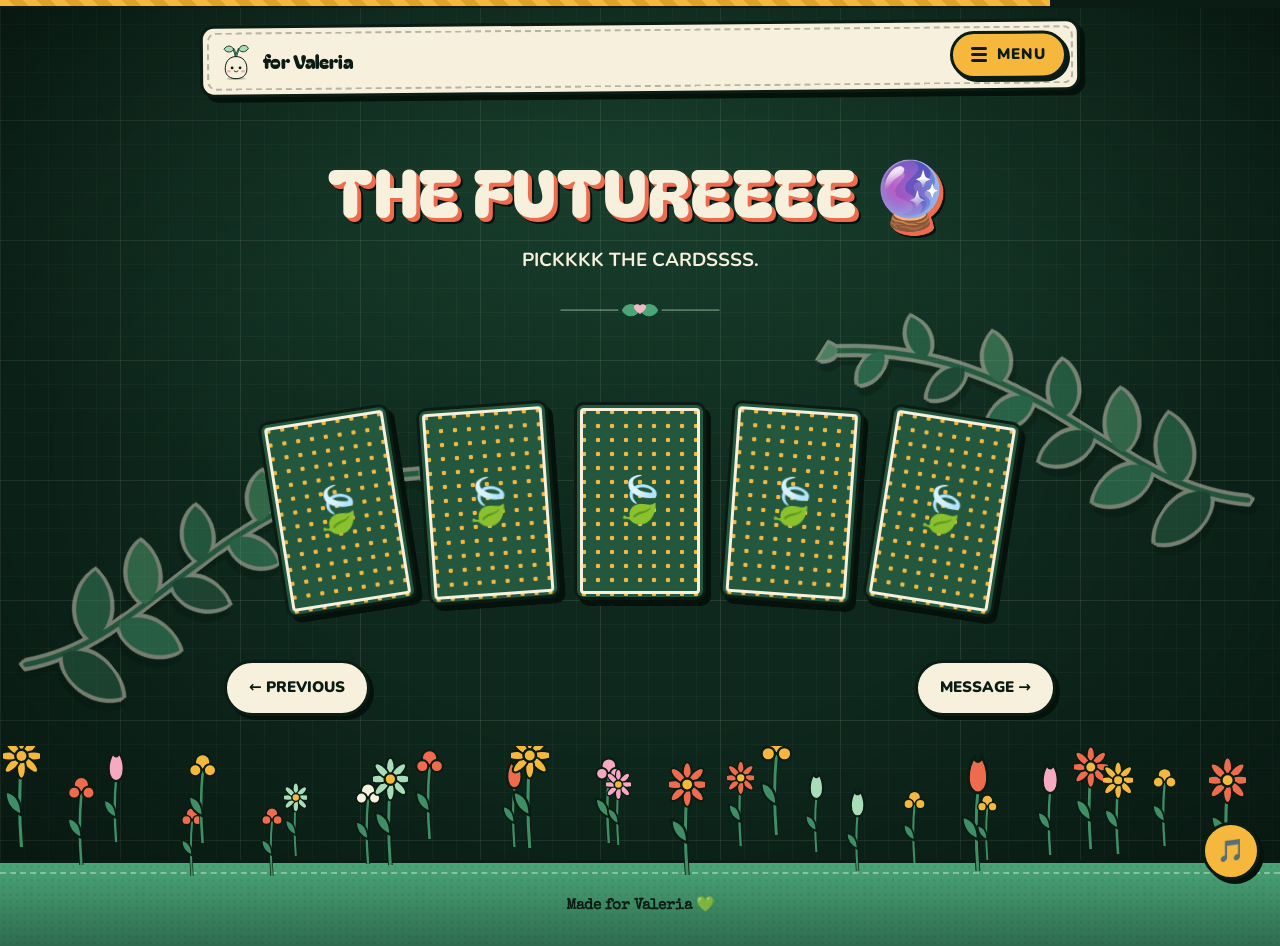
<file: fortune.html>
<!DOCTYPE html>
<html lang="en">
<head>
<meta charset="UTF-8" />
<meta name="viewport" content="width=device-width, initial-scale=1.0" />
<meta name="theme-color" content="#0d241b" />
<title>THE FUTUREEE</title>
<link rel="stylesheet" href="css/style.css" />
</head>
<body class="page-fortune">

<div class="story-progress" aria-hidden="true"><i style="width:82%"></i></div>
<div class="fireflies" aria-hidden="true"></div>
<div class="botanicals" aria-hidden="true"><svg class="sprig left" viewBox="0 0 130 310" aria-hidden="true"><path d="M22 300 C64 220 8 120 84 8" stroke="#3f8f66" stroke-width="3.5" fill="none" stroke-linecap="round"/><path transform="translate(31.9 275.4) rotate(-15.6) scale(1.09)" d="M0 0 C8 -15 34 -15 46 0 C34 15 8 15 0 0Z" fill="#2f6b4f"/><path transform="translate(36.6 254.4) rotate(-138.9) scale(1.04)" d="M0 0 C8 -15 34 -15 46 0 C34 15 8 15 0 0Z" fill="#3f8f66"/><path transform="translate(39.0 232.6) rotate(-28.0) scale(0.99)" d="M0 0 C8 -15 34 -15 46 0 C34 15 8 15 0 0Z" fill="#4aa678"/><path transform="translate(39.9 210.1) rotate(-146.9) scale(0.94)" d="M0 0 C8 -15 34 -15 46 0 C34 15 8 15 0 0Z" fill="#5fb37f"/><path transform="translate(40.1 186.9) rotate(-31.9) scale(0.89)" d="M0 0 C8 -15 34 -15 46 0 C34 15 8 15 0 0Z" fill="#2f6b4f"/><path transform="translate(40.3 163.1) rotate(-146.9) scale(0.84)" d="M0 0 C8 -15 34 -15 46 0 C34 15 8 15 0 0Z" fill="#3f8f66"/><path transform="translate(41.3 138.6) rotate(-28.3) scale(0.79)" d="M0 0 C8 -15 34 -15 46 0 C34 15 8 15 0 0Z" fill="#4aa678"/><path transform="translate(43.8 113.4) rotate(-140.1) scale(0.75)" d="M0 0 C8 -15 34 -15 46 0 C34 15 8 15 0 0Z" fill="#5fb37f"/><path transform="translate(48.6 87.7) rotate(-18.5) scale(0.70)" d="M0 0 C8 -15 34 -15 46 0 C34 15 8 15 0 0Z" fill="#2f6b4f"/><path transform="translate(56.5 61.5) rotate(-128.0) scale(0.65)" d="M0 0 C8 -15 34 -15 46 0 C34 15 8 15 0 0Z" fill="#3f8f66"/><path transform="translate(68.2 34.6) rotate(-4.9) scale(0.60)" d="M0 0 C8 -15 34 -15 46 0 C34 15 8 15 0 0Z" fill="#4aa678"/><path transform="translate(84.0 8.0) rotate(-55.8) scale(.5)" d="M0 0 C8 -15 34 -15 46 0 C34 15 8 15 0 0Z" fill="#8fe0a8"/></svg><svg class="sprig right" viewBox="0 0 130 310" aria-hidden="true"><path d="M22 300 C64 220 8 120 84 8" stroke="#3f8f66" stroke-width="3.5" fill="none" stroke-linecap="round"/><path transform="translate(31.9 275.4) rotate(-15.6) scale(1.09)" d="M0 0 C8 -15 34 -15 46 0 C34 15 8 15 0 0Z" fill="#2f6b4f"/><path transform="translate(36.6 254.4) rotate(-138.9) scale(1.04)" d="M0 0 C8 -15 34 -15 46 0 C34 15 8 15 0 0Z" fill="#3f8f66"/><path transform="translate(39.0 232.6) rotate(-28.0) scale(0.99)" d="M0 0 C8 -15 34 -15 46 0 C34 15 8 15 0 0Z" fill="#4aa678"/><path transform="translate(39.9 210.1) rotate(-146.9) scale(0.94)" d="M0 0 C8 -15 34 -15 46 0 C34 15 8 15 0 0Z" fill="#5fb37f"/><path transform="translate(40.1 186.9) rotate(-31.9) scale(0.89)" d="M0 0 C8 -15 34 -15 46 0 C34 15 8 15 0 0Z" fill="#2f6b4f"/><path transform="translate(40.3 163.1) rotate(-146.9) scale(0.84)" d="M0 0 C8 -15 34 -15 46 0 C34 15 8 15 0 0Z" fill="#3f8f66"/><path transform="translate(41.3 138.6) rotate(-28.3) scale(0.79)" d="M0 0 C8 -15 34 -15 46 0 C34 15 8 15 0 0Z" fill="#4aa678"/><path transform="translate(43.8 113.4) rotate(-140.1) scale(0.75)" d="M0 0 C8 -15 34 -15 46 0 C34 15 8 15 0 0Z" fill="#5fb37f"/><path transform="translate(48.6 87.7) rotate(-18.5) scale(0.70)" d="M0 0 C8 -15 34 -15 46 0 C34 15 8 15 0 0Z" fill="#2f6b4f"/><path transform="translate(56.5 61.5) rotate(-128.0) scale(0.65)" d="M0 0 C8 -15 34 -15 46 0 C34 15 8 15 0 0Z" fill="#3f8f66"/><path transform="translate(68.2 34.6) rotate(-4.9) scale(0.60)" d="M0 0 C8 -15 34 -15 46 0 C34 15 8 15 0 0Z" fill="#4aa678"/><path transform="translate(84.0 8.0) rotate(-55.8) scale(.5)" d="M0 0 C8 -15 34 -15 46 0 C34 15 8 15 0 0Z" fill="#8fe0a8"/></svg></div>


<header class="topbar">
  <div class="topbar-inner">
    <a class="brand" href="index.html"><span class="brand-icon" aria-hidden="true"></span><span>for <span data-names>[HER NAME]</span></span></a>
    <button class="menu-btn" aria-expanded="false" aria-controls="menu"><span class="burger" aria-hidden="true"><i></i><i></i><i></i></span>Menu</button>
  </div>
</header>

<div class="menu" id="menu" role="dialog" aria-label="All pages" hidden>
  <button class="menu-close" aria-label="Close menu">✕</button>
  <div class="menu-inner">
    <h2>Wander wherever you like</h2>
    <p class="menu-sub">EVERY PAGE IS ONLY FOR U.</p>
    <nav class="menu-grid">
      <a href="index.html"><span class="m-emoji" aria-hidden="true">🎁</span><span class="m-title">Home</span><span class="m-sub">where it begins</span></a>
      <a href="birthday.html"><span class="m-emoji" aria-hidden="true">🎂</span><span class="m-title">Birthday</span><span class="m-sub">make a wish</span></a>
      <a href="graduation.html"><span class="m-emoji" aria-hidden="true">🎓</span><span class="m-title">Graduation</span><span class="m-sub">toss the cap</span></a>
      <a href="journey.html"><span class="m-emoji" aria-hidden="true">🌱</span><span class="m-title">The Journey</span><span class="m-sub">how you got here</span></a>
      <a href="memories.html"><span class="m-emoji" aria-hidden="true">📸</span><span class="m-title">Our Scrapbook</span><span class="m-sub">moments we kept</span></a>
      <a href="couple.html"><span class="m-emoji" aria-hidden="true">💞</span><span class="m-title">The Two of You</span><span class="m-sub">your love story</span></a>
      <a href="reasons.html"><span class="m-emoji" aria-hidden="true">💚</span><span class="m-title">Reasons</span><span class="m-sub">why you&#x27;re loved</span></a>
      <a href="openwhen.html"><span class="m-emoji" aria-hidden="true">💌</span><span class="m-title">Open When…</span><span class="m-sub">little letters</span></a>
      <a href="fortune.html" aria-current="page"><span class="m-emoji" aria-hidden="true">🔮</span><span class="m-title">Your Year</span><span class="m-sub">pick a card</span></a>
      <a href="message.html"><span class="m-emoji" aria-hidden="true">✉️</span><span class="m-title">The Letter</span><span class="m-sub">from my heart</span></a>
      <a href="final.html"><span class="m-emoji" aria-hidden="true">✨</span><span class="m-title">Final Surprise</span><span class="m-sub">one last thing</span></a>
    </nav>
  </div>
</div>

<main>

<section class="hero">
  <h1>THE FUTUREEEE 🔮</h1>
  <p class="lead">PICKKKK THE CARDSSSS.</p>
  <div class="orn" aria-hidden="true"><svg viewBox="0 0 168 24"><path d="M6 12 H62" stroke="#a9d3b3" stroke-opacity=".45" stroke-width="1.6" stroke-linecap="round"/><path d="M106 12 H162" stroke="#a9d3b3" stroke-opacity=".45" stroke-width="1.6" stroke-linecap="round"/><path d="M66 12 C70 4 80 4 84 12 C80 20 70 20 66 12Z" fill="#4aa678"/><path d="M102 12 C98 4 88 4 84 12 C88 20 98 20 102 12Z" fill="#4aa678"/><path d="M84 8.5 C86 6 90 7 90 10 C90 13 86 15 84 17 C82 15 78 13 78 10 C78 7 82 6 84 8.5Z" fill="#f4b8c5" transform="translate(0 -1) scale(1)"/></svg></div>
</section>

<div class="deck" id="deck">
    <button class="fcard" aria-pressed="false" aria-label="Pick this card">
      <span class="fcard-inner">
        <span class="fcard-back" aria-hidden="true">🍃</span>
        <span class="fcard-face" aria-hidden="true"></span>
      </span>
    </button>
    <button class="fcard" aria-pressed="false" aria-label="Pick this card">
      <span class="fcard-inner">
        <span class="fcard-back" aria-hidden="true">🍃</span>
        <span class="fcard-face" aria-hidden="true"></span>
      </span>
    </button>
    <button class="fcard" aria-pressed="false" aria-label="Pick this card">
      <span class="fcard-inner">
        <span class="fcard-back" aria-hidden="true">🍃</span>
        <span class="fcard-face" aria-hidden="true"></span>
      </span>
    </button>
    <button class="fcard" aria-pressed="false" aria-label="Pick this card">
      <span class="fcard-inner">
        <span class="fcard-back" aria-hidden="true">🍃</span>
        <span class="fcard-face" aria-hidden="true"></span>
      </span>
    </button>
    <button class="fcard" aria-pressed="false" aria-label="Pick this card">
      <span class="fcard-inner">
        <span class="fcard-back" aria-hidden="true">🍃</span>
        <span class="fcard-face" aria-hidden="true"></span>
      </span>
    </button>
</div>

<div class="patch fortune-reveal" id="fortuneReveal" aria-live="polite" hidden>
  <h2></h2>
  <p></p>
</div>

<div class="again"><button class="btn btn-sage" id="drawAgain" hidden>Draw again 🍃</button></div>
</main>

<nav class="page-turn" aria-label="Page navigation">
  <a href="openwhen.html">← PREVIOUS</a>
  <span class="spacer"></span>
  <a href="message.html">MESSAGE →</a>
</nav>

<footer class="garden-wrap">
  <div class="garden" aria-hidden="true">
    <div class="flowers"></div>
    <div class="strip"></div>
  </div>
  <div class="foot"><span>Made for Valeria</span> 💚</div>
</footer>

<button class="music-toggle" aria-label="Toggle music" aria-pressed="false">🎵</button>

<script src="js/script.js"></script>
</body>
</html>
</file>
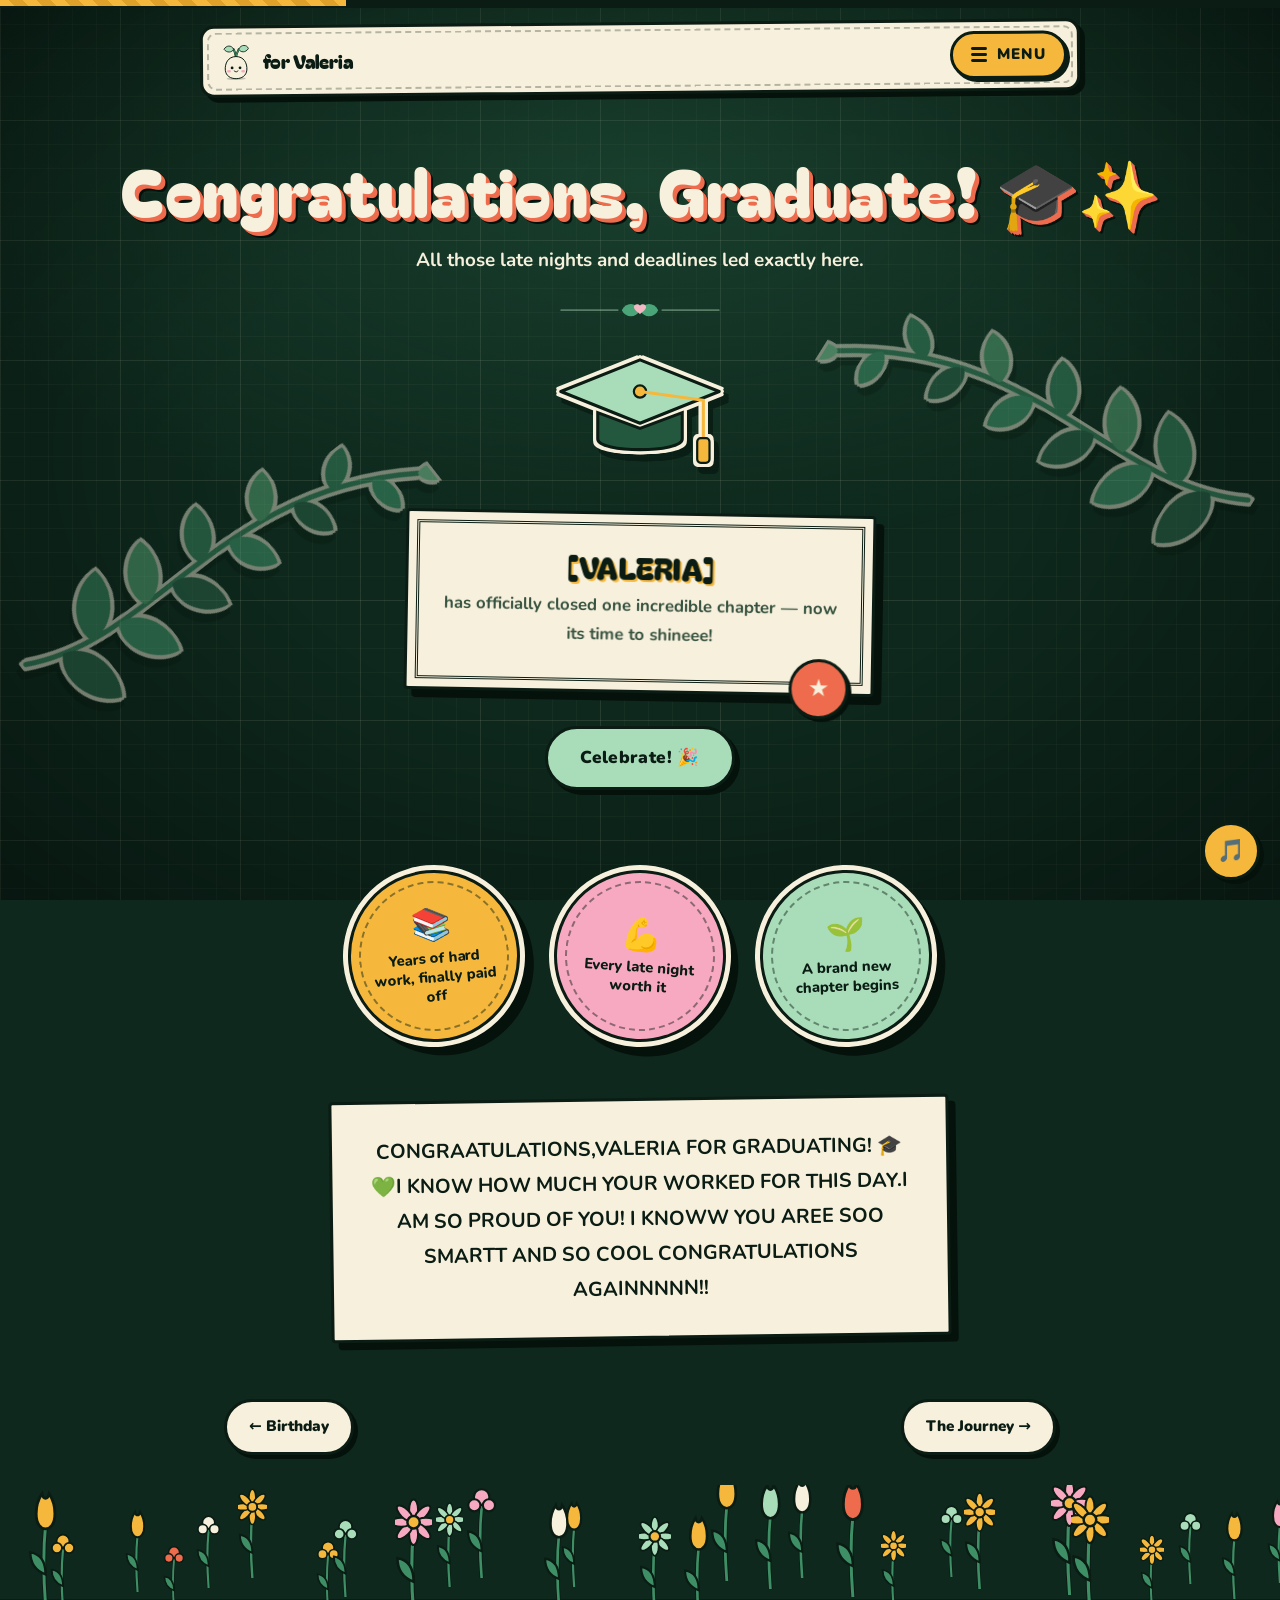
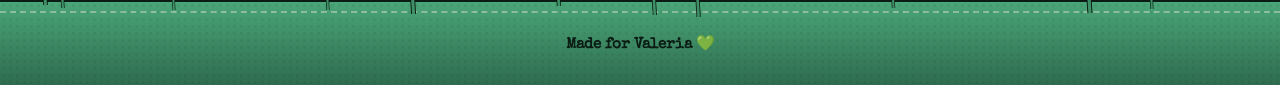
<file: graduation.html>
<!DOCTYPE html>
<html lang="en">
<head>
<meta charset="UTF-8" />
<meta name="viewport" content="width=device-width, initial-scale=1.0" />
<meta name="theme-color" content="#0d241b" />
<title>Congratulations, Graduate!</title>
<link rel="stylesheet" href="css/style.css" />
</head>
<body class="page-graduation">

<div class="story-progress" aria-hidden="true"><i style="width:27%"></i></div>
<div class="fireflies" aria-hidden="true"></div>
<div class="botanicals" aria-hidden="true"><svg class="sprig left" viewBox="0 0 130 310" aria-hidden="true"><path d="M22 300 C64 220 8 120 84 8" stroke="#3f8f66" stroke-width="3.5" fill="none" stroke-linecap="round"/><path transform="translate(31.9 275.4) rotate(-15.6) scale(1.09)" d="M0 0 C8 -15 34 -15 46 0 C34 15 8 15 0 0Z" fill="#2f6b4f"/><path transform="translate(36.6 254.4) rotate(-138.9) scale(1.04)" d="M0 0 C8 -15 34 -15 46 0 C34 15 8 15 0 0Z" fill="#3f8f66"/><path transform="translate(39.0 232.6) rotate(-28.0) scale(0.99)" d="M0 0 C8 -15 34 -15 46 0 C34 15 8 15 0 0Z" fill="#4aa678"/><path transform="translate(39.9 210.1) rotate(-146.9) scale(0.94)" d="M0 0 C8 -15 34 -15 46 0 C34 15 8 15 0 0Z" fill="#5fb37f"/><path transform="translate(40.1 186.9) rotate(-31.9) scale(0.89)" d="M0 0 C8 -15 34 -15 46 0 C34 15 8 15 0 0Z" fill="#2f6b4f"/><path transform="translate(40.3 163.1) rotate(-146.9) scale(0.84)" d="M0 0 C8 -15 34 -15 46 0 C34 15 8 15 0 0Z" fill="#3f8f66"/><path transform="translate(41.3 138.6) rotate(-28.3) scale(0.79)" d="M0 0 C8 -15 34 -15 46 0 C34 15 8 15 0 0Z" fill="#4aa678"/><path transform="translate(43.8 113.4) rotate(-140.1) scale(0.75)" d="M0 0 C8 -15 34 -15 46 0 C34 15 8 15 0 0Z" fill="#5fb37f"/><path transform="translate(48.6 87.7) rotate(-18.5) scale(0.70)" d="M0 0 C8 -15 34 -15 46 0 C34 15 8 15 0 0Z" fill="#2f6b4f"/><path transform="translate(56.5 61.5) rotate(-128.0) scale(0.65)" d="M0 0 C8 -15 34 -15 46 0 C34 15 8 15 0 0Z" fill="#3f8f66"/><path transform="translate(68.2 34.6) rotate(-4.9) scale(0.60)" d="M0 0 C8 -15 34 -15 46 0 C34 15 8 15 0 0Z" fill="#4aa678"/><path transform="translate(84.0 8.0) rotate(-55.8) scale(.5)" d="M0 0 C8 -15 34 -15 46 0 C34 15 8 15 0 0Z" fill="#8fe0a8"/></svg><svg class="sprig right" viewBox="0 0 130 310" aria-hidden="true"><path d="M22 300 C64 220 8 120 84 8" stroke="#3f8f66" stroke-width="3.5" fill="none" stroke-linecap="round"/><path transform="translate(31.9 275.4) rotate(-15.6) scale(1.09)" d="M0 0 C8 -15 34 -15 46 0 C34 15 8 15 0 0Z" fill="#2f6b4f"/><path transform="translate(36.6 254.4) rotate(-138.9) scale(1.04)" d="M0 0 C8 -15 34 -15 46 0 C34 15 8 15 0 0Z" fill="#3f8f66"/><path transform="translate(39.0 232.6) rotate(-28.0) scale(0.99)" d="M0 0 C8 -15 34 -15 46 0 C34 15 8 15 0 0Z" fill="#4aa678"/><path transform="translate(39.9 210.1) rotate(-146.9) scale(0.94)" d="M0 0 C8 -15 34 -15 46 0 C34 15 8 15 0 0Z" fill="#5fb37f"/><path transform="translate(40.1 186.9) rotate(-31.9) scale(0.89)" d="M0 0 C8 -15 34 -15 46 0 C34 15 8 15 0 0Z" fill="#2f6b4f"/><path transform="translate(40.3 163.1) rotate(-146.9) scale(0.84)" d="M0 0 C8 -15 34 -15 46 0 C34 15 8 15 0 0Z" fill="#3f8f66"/><path transform="translate(41.3 138.6) rotate(-28.3) scale(0.79)" d="M0 0 C8 -15 34 -15 46 0 C34 15 8 15 0 0Z" fill="#4aa678"/><path transform="translate(43.8 113.4) rotate(-140.1) scale(0.75)" d="M0 0 C8 -15 34 -15 46 0 C34 15 8 15 0 0Z" fill="#5fb37f"/><path transform="translate(48.6 87.7) rotate(-18.5) scale(0.70)" d="M0 0 C8 -15 34 -15 46 0 C34 15 8 15 0 0Z" fill="#2f6b4f"/><path transform="translate(56.5 61.5) rotate(-128.0) scale(0.65)" d="M0 0 C8 -15 34 -15 46 0 C34 15 8 15 0 0Z" fill="#3f8f66"/><path transform="translate(68.2 34.6) rotate(-4.9) scale(0.60)" d="M0 0 C8 -15 34 -15 46 0 C34 15 8 15 0 0Z" fill="#4aa678"/><path transform="translate(84.0 8.0) rotate(-55.8) scale(.5)" d="M0 0 C8 -15 34 -15 46 0 C34 15 8 15 0 0Z" fill="#8fe0a8"/></svg></div>


<header class="topbar">
  <div class="topbar-inner">
    <a class="brand" href="index.html"><span class="brand-icon" aria-hidden="true"></span><span>for <span data-names>[HER NAME]</span></span></a>
    <button class="menu-btn" aria-expanded="false" aria-controls="menu"><span class="burger" aria-hidden="true"><i></i><i></i><i></i></span>Menu</button>
  </div>
</header>

<div class="menu" id="menu" role="dialog" aria-label="All pages" hidden>
  <button class="menu-close" aria-label="Close menu">✕</button>
  <div class="menu-inner">
    <h2>Wander wherever you like</h2>
    <p class="menu-sub">EVERY PAGE IS ONLY FOR U.</p>
    <nav class="menu-grid">
      <a href="index.html"><span class="m-emoji" aria-hidden="true">🎁</span><span class="m-title">Home</span><span class="m-sub">where it begins</span></a>
      <a href="birthday.html"><span class="m-emoji" aria-hidden="true">🎂</span><span class="m-title">Birthday</span><span class="m-sub">make a wish</span></a>
      <a href="graduation.html" aria-current="page"><span class="m-emoji" aria-hidden="true">🎓</span><span class="m-title">Graduation</span><span class="m-sub">toss the cap</span></a>
      <a href="journey.html"><span class="m-emoji" aria-hidden="true">🌱</span><span class="m-title">The Journey</span><span class="m-sub">how you got here</span></a>
      <a href="memories.html"><span class="m-emoji" aria-hidden="true">📸</span><span class="m-title">Our Scrapbook</span><span class="m-sub">moments we kept</span></a>
      <a href="couple.html"><span class="m-emoji" aria-hidden="true">💞</span><span class="m-title">The Two of You</span><span class="m-sub">your love story</span></a>
      <a href="reasons.html"><span class="m-emoji" aria-hidden="true">💚</span><span class="m-title">Reasons</span><span class="m-sub">why you&#x27;re loved</span></a>
      <a href="openwhen.html"><span class="m-emoji" aria-hidden="true">💌</span><span class="m-title">Open When…</span><span class="m-sub">little letters</span></a>
      <a href="fortune.html"><span class="m-emoji" aria-hidden="true">🔮</span><span class="m-title">Your Year</span><span class="m-sub">pick a card</span></a>
      <a href="message.html"><span class="m-emoji" aria-hidden="true">✉️</span><span class="m-title">The Letter</span><span class="m-sub">from my heart</span></a>
      <a href="final.html"><span class="m-emoji" aria-hidden="true">✨</span><span class="m-title">Final Surprise</span><span class="m-sub">one last thing</span></a>
    </nav>
  </div>
</div>

<main>

<section class="hero">
  <h1>Congratulations, Graduate! 🎓✨</h1>
  <p class="lead">All those late nights and deadlines led exactly here.</p>
  <div class="orn" aria-hidden="true"><svg viewBox="0 0 168 24"><path d="M6 12 H62" stroke="#a9d3b3" stroke-opacity=".45" stroke-width="1.6" stroke-linecap="round"/><path d="M106 12 H162" stroke="#a9d3b3" stroke-opacity=".45" stroke-width="1.6" stroke-linecap="round"/><path d="M66 12 C70 4 80 4 84 12 C80 20 70 20 66 12Z" fill="#4aa678"/><path d="M102 12 C98 4 88 4 84 12 C88 20 98 20 102 12Z" fill="#4aa678"/><path d="M84 8.5 C86 6 90 7 90 10 C90 13 86 15 84 17 C82 15 78 13 78 10 C78 7 82 6 84 8.5Z" fill="#f4b8c5" transform="translate(0 -1) scale(1)"/></svg></div>

  <div class="cap-scene"><span class="cap"><svg class="cap-svg" viewBox="0 0 200 150" aria-hidden="true">
  <path d="M52 78 v30 c0 16 96 16 96 0 v-30 L100 96Z" fill="#23583f" stroke="#0a1c13" stroke-width="3.5"/>
  <path d="M100 18 L190 54 L100 90 L10 54Z" fill="#a9dcb9" stroke="#0a1c13" stroke-width="3.5" stroke-linejoin="round"/>
  <circle cx="100" cy="54" r="7" fill="#f5b83d" stroke="#0a1c13" stroke-width="2.5"/>
  <path d="M100 54 L172 64 V112" stroke="#f5b83d" stroke-width="3.5" fill="none" stroke-linecap="round"/>
  <rect x="165" y="107" width="14" height="28" rx="4" fill="#f5b83d" stroke="#0a1c13" stroke-width="2.5"/>
</svg></span></div>

  <div class="diploma">
    <h3 data-names>[VALERIA]</h3>
    <p>has officially closed one incredible chapter — now its time to shineee!</p>
  </div>

  <button id="celebrateBtn" class="btn btn-sage">Celebrate! 🎉</button>
</section>

<section class="container">
  <div class="badges">
    <div class="badge"><span class="icon" aria-hidden="true">📚</span>Years of hard work, finally paid off</div>
    <div class="badge"><span class="icon" aria-hidden="true">💪</span>Every late night worth it</div>
    <div class="badge"><span class="icon" aria-hidden="true">🌱</span>A brand new chapter begins</div>
  </div>

  <p class="big-message">
   CONGRAATULATIONS,VALERIA FOR GRADUATING! 🎓💚I KNOW HOW MUCH YOUR WORKED FOR THIS DAY.I AM SO PROUD OF YOU! I KNOWW YOU AREE SOO SMARTT AND SO COOL
   CONGRATULATIONS AGAINNNNN!!<br>
  </p>
</section>
</main>

<nav class="page-turn" aria-label="Page navigation">
  <a href="birthday.html">← Birthday</a>
  <span class="spacer"></span>
  <a href="journey.html">The Journey →</a>
</nav>

<footer class="garden-wrap">
  <div class="garden" aria-hidden="true">
    <div class="flowers"></div>
    <div class="strip"></div>
  </div>
  <div class="foot"><span>Made for Valeria</span> 💚</div>
</footer>

<button class="music-toggle" aria-label="Toggle music" aria-pressed="false">🎵</button>

<script src="js/script.js"></script>
</body>
</html>
</file>
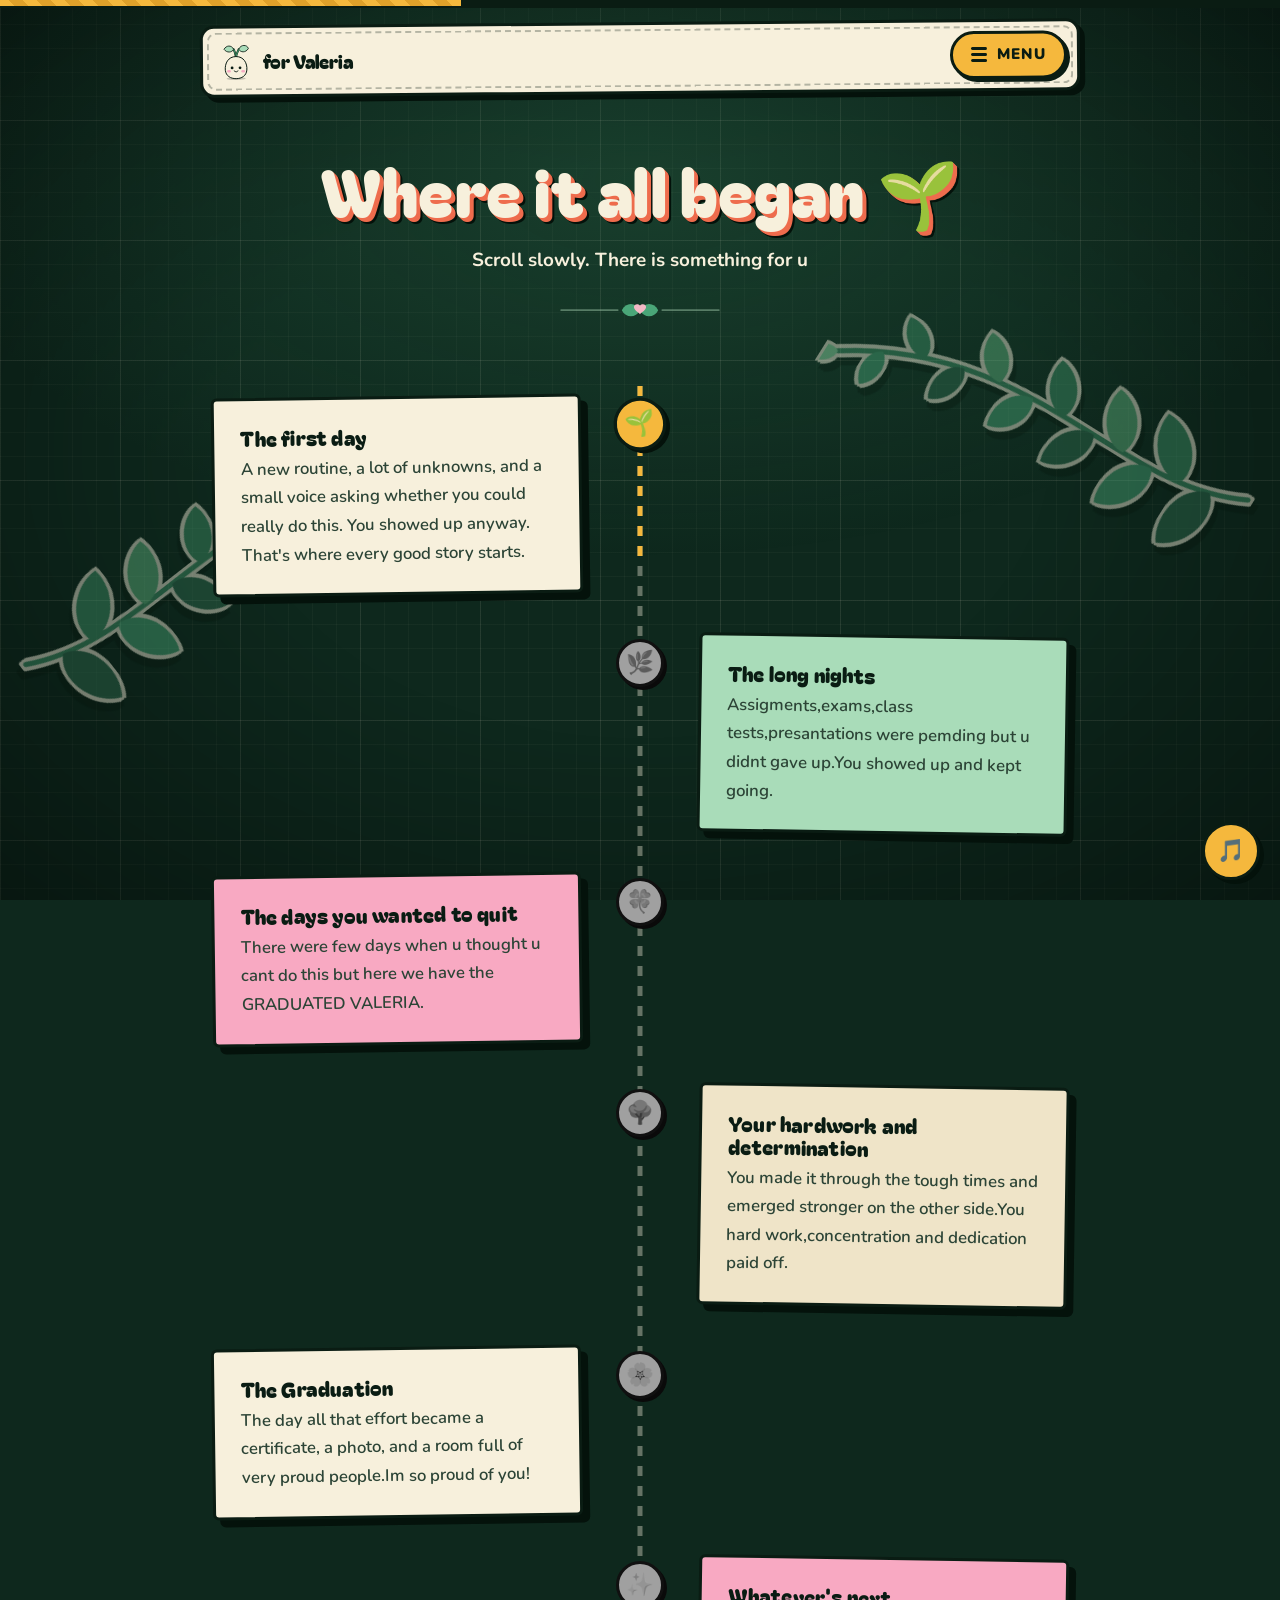
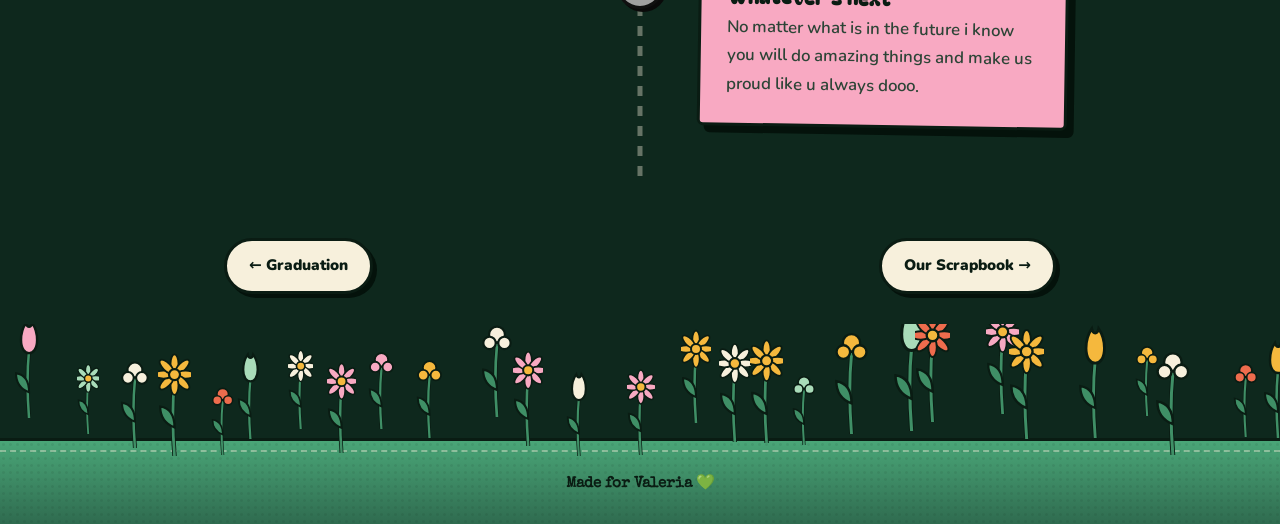
<file: journey.html>
<!DOCTYPE html>
<html lang="en">
<head>
<meta charset="UTF-8" />
<meta name="viewport" content="width=device-width, initial-scale=1.0" />
<meta name="theme-color" content="#0d241b" />
<title>The Road to the Cap</title>
<link rel="stylesheet" href="css/style.css" />
</head>
<body class="page-journey">

<div class="story-progress" aria-hidden="true"><i style="width:36%"></i></div>
<div class="fireflies" aria-hidden="true"></div>
<div class="botanicals" aria-hidden="true"><svg class="sprig left" viewBox="0 0 130 310" aria-hidden="true"><path d="M22 300 C64 220 8 120 84 8" stroke="#3f8f66" stroke-width="3.5" fill="none" stroke-linecap="round"/><path transform="translate(31.9 275.4) rotate(-15.6) scale(1.09)" d="M0 0 C8 -15 34 -15 46 0 C34 15 8 15 0 0Z" fill="#2f6b4f"/><path transform="translate(36.6 254.4) rotate(-138.9) scale(1.04)" d="M0 0 C8 -15 34 -15 46 0 C34 15 8 15 0 0Z" fill="#3f8f66"/><path transform="translate(39.0 232.6) rotate(-28.0) scale(0.99)" d="M0 0 C8 -15 34 -15 46 0 C34 15 8 15 0 0Z" fill="#4aa678"/><path transform="translate(39.9 210.1) rotate(-146.9) scale(0.94)" d="M0 0 C8 -15 34 -15 46 0 C34 15 8 15 0 0Z" fill="#5fb37f"/><path transform="translate(40.1 186.9) rotate(-31.9) scale(0.89)" d="M0 0 C8 -15 34 -15 46 0 C34 15 8 15 0 0Z" fill="#2f6b4f"/><path transform="translate(40.3 163.1) rotate(-146.9) scale(0.84)" d="M0 0 C8 -15 34 -15 46 0 C34 15 8 15 0 0Z" fill="#3f8f66"/><path transform="translate(41.3 138.6) rotate(-28.3) scale(0.79)" d="M0 0 C8 -15 34 -15 46 0 C34 15 8 15 0 0Z" fill="#4aa678"/><path transform="translate(43.8 113.4) rotate(-140.1) scale(0.75)" d="M0 0 C8 -15 34 -15 46 0 C34 15 8 15 0 0Z" fill="#5fb37f"/><path transform="translate(48.6 87.7) rotate(-18.5) scale(0.70)" d="M0 0 C8 -15 34 -15 46 0 C34 15 8 15 0 0Z" fill="#2f6b4f"/><path transform="translate(56.5 61.5) rotate(-128.0) scale(0.65)" d="M0 0 C8 -15 34 -15 46 0 C34 15 8 15 0 0Z" fill="#3f8f66"/><path transform="translate(68.2 34.6) rotate(-4.9) scale(0.60)" d="M0 0 C8 -15 34 -15 46 0 C34 15 8 15 0 0Z" fill="#4aa678"/><path transform="translate(84.0 8.0) rotate(-55.8) scale(.5)" d="M0 0 C8 -15 34 -15 46 0 C34 15 8 15 0 0Z" fill="#8fe0a8"/></svg><svg class="sprig right" viewBox="0 0 130 310" aria-hidden="true"><path d="M22 300 C64 220 8 120 84 8" stroke="#3f8f66" stroke-width="3.5" fill="none" stroke-linecap="round"/><path transform="translate(31.9 275.4) rotate(-15.6) scale(1.09)" d="M0 0 C8 -15 34 -15 46 0 C34 15 8 15 0 0Z" fill="#2f6b4f"/><path transform="translate(36.6 254.4) rotate(-138.9) scale(1.04)" d="M0 0 C8 -15 34 -15 46 0 C34 15 8 15 0 0Z" fill="#3f8f66"/><path transform="translate(39.0 232.6) rotate(-28.0) scale(0.99)" d="M0 0 C8 -15 34 -15 46 0 C34 15 8 15 0 0Z" fill="#4aa678"/><path transform="translate(39.9 210.1) rotate(-146.9) scale(0.94)" d="M0 0 C8 -15 34 -15 46 0 C34 15 8 15 0 0Z" fill="#5fb37f"/><path transform="translate(40.1 186.9) rotate(-31.9) scale(0.89)" d="M0 0 C8 -15 34 -15 46 0 C34 15 8 15 0 0Z" fill="#2f6b4f"/><path transform="translate(40.3 163.1) rotate(-146.9) scale(0.84)" d="M0 0 C8 -15 34 -15 46 0 C34 15 8 15 0 0Z" fill="#3f8f66"/><path transform="translate(41.3 138.6) rotate(-28.3) scale(0.79)" d="M0 0 C8 -15 34 -15 46 0 C34 15 8 15 0 0Z" fill="#4aa678"/><path transform="translate(43.8 113.4) rotate(-140.1) scale(0.75)" d="M0 0 C8 -15 34 -15 46 0 C34 15 8 15 0 0Z" fill="#5fb37f"/><path transform="translate(48.6 87.7) rotate(-18.5) scale(0.70)" d="M0 0 C8 -15 34 -15 46 0 C34 15 8 15 0 0Z" fill="#2f6b4f"/><path transform="translate(56.5 61.5) rotate(-128.0) scale(0.65)" d="M0 0 C8 -15 34 -15 46 0 C34 15 8 15 0 0Z" fill="#3f8f66"/><path transform="translate(68.2 34.6) rotate(-4.9) scale(0.60)" d="M0 0 C8 -15 34 -15 46 0 C34 15 8 15 0 0Z" fill="#4aa678"/><path transform="translate(84.0 8.0) rotate(-55.8) scale(.5)" d="M0 0 C8 -15 34 -15 46 0 C34 15 8 15 0 0Z" fill="#8fe0a8"/></svg></div>


<header class="topbar">
  <div class="topbar-inner">
    <a class="brand" href="index.html"><span class="brand-icon" aria-hidden="true"></span><span>for <span data-names>[HER NAME]</span></span></a>
    <button class="menu-btn" aria-expanded="false" aria-controls="menu"><span class="burger" aria-hidden="true"><i></i><i></i><i></i></span>Menu</button>
  </div>
</header>

<div class="menu" id="menu" role="dialog" aria-label="All pages" hidden>
  <button class="menu-close" aria-label="Close menu">✕</button>
  <div class="menu-inner">
    <h2>Wander wherever you like</h2>
    <p class="menu-sub">EVERY PAGE IS ONLY FOR U.</p>
    <nav class="menu-grid">
      <a href="index.html"><span class="m-emoji" aria-hidden="true">🎁</span><span class="m-title">Home</span><span class="m-sub">where it begins</span></a>
      <a href="birthday.html"><span class="m-emoji" aria-hidden="true">🎂</span><span class="m-title">Birthday</span><span class="m-sub">make a wish</span></a>
      <a href="graduation.html"><span class="m-emoji" aria-hidden="true">🎓</span><span class="m-title">Graduation</span><span class="m-sub">toss the cap</span></a>
      <a href="journey.html" aria-current="page"><span class="m-emoji" aria-hidden="true">🌱</span><span class="m-title">The Journey</span><span class="m-sub">how you got here</span></a>
      <a href="memories.html"><span class="m-emoji" aria-hidden="true">📸</span><span class="m-title">Our Scrapbook</span><span class="m-sub">moments we kept</span></a>
      <a href="couple.html"><span class="m-emoji" aria-hidden="true">💞</span><span class="m-title">The Two of You</span><span class="m-sub">your love story</span></a>
      <a href="reasons.html"><span class="m-emoji" aria-hidden="true">💚</span><span class="m-title">Reasons</span><span class="m-sub">why you&#x27;re loved</span></a>
      <a href="openwhen.html"><span class="m-emoji" aria-hidden="true">💌</span><span class="m-title">Open When…</span><span class="m-sub">little letters</span></a>
      <a href="fortune.html"><span class="m-emoji" aria-hidden="true">🔮</span><span class="m-title">Your Year</span><span class="m-sub">pick a card</span></a>
      <a href="message.html"><span class="m-emoji" aria-hidden="true">✉️</span><span class="m-title">The Letter</span><span class="m-sub">from my heart</span></a>
      <a href="final.html"><span class="m-emoji" aria-hidden="true">✨</span><span class="m-title">Final Surprise</span><span class="m-sub">one last thing</span></a>
    </nav>
  </div>
</div>

<main>

<section class="hero">
  <h1>Where it all began 🌱</h1>
  <p class="lead">Scroll slowly. There is something for u</p>
  <div class="orn" aria-hidden="true"><svg viewBox="0 0 168 24"><path d="M6 12 H62" stroke="#a9d3b3" stroke-opacity=".45" stroke-width="1.6" stroke-linecap="round"/><path d="M106 12 H162" stroke="#a9d3b3" stroke-opacity=".45" stroke-width="1.6" stroke-linecap="round"/><path d="M66 12 C70 4 80 4 84 12 C80 20 70 20 66 12Z" fill="#4aa678"/><path d="M102 12 C98 4 88 4 84 12 C88 20 98 20 102 12Z" fill="#4aa678"/><path d="M84 8.5 C86 6 90 7 90 10 C90 13 86 15 84 17 C82 15 78 13 78 10 C78 7 82 6 84 8.5Z" fill="#f4b8c5" transform="translate(0 -1) scale(1)"/></svg></div>
</section>

<div class="timeline">
  <div class="vine"><i></i></div>
  <article class="t-item">
    <span class="t-node" aria-hidden="true">🌱</span>
    <div class="patch t-card"><h3>The first day</h3><p>A new routine, a lot of unknowns, and a small voice asking whether you could really do this. You showed up anyway. That's where every good story starts.</p></div>
  </article>
  <article class="t-item">
    <span class="t-node" aria-hidden="true">🌿</span>
    <div class="patch t-card"><h3>The long nights</h3><p>Assigments,exams,class tests,presantations were pemding but u didnt gave up.You showed up and kept going.</p></div>
  </article>
  <article class="t-item">
    <span class="t-node" aria-hidden="true">🍀</span>
    <div class="patch t-card"><h3>The days you wanted to quit</h3><p>There were few days when u thought u cant do this but  here we have the GRADUATED VALERIA.</p></div>
  </article>
  <article class="t-item">
    <span class="t-node" aria-hidden="true">🌳</span>
    <div class="patch t-card"><h3>Your hardwork and determination</h3><p>You made it through the tough times and emerged stronger on the other side.You hard work,concentration and dedication paid off.</p></div>
  </article>
  <article class="t-item">
    <span class="t-node" aria-hidden="true">🌸</span>
    <div class="patch t-card"><h3>The Graduation</h3><p>The day all that effort became a certificate, a photo, and a room full of very proud people.Im so proud of you!</p></div>
  </article>
  <article class="t-item">
    <span class="t-node" aria-hidden="true">✨</span>
    <div class="patch t-card"><h3>Whatever's next</h3><p>No matter what is in the future i know you will do amazing things and make us proud like u always dooo.</p></div>
  </article>
</div>

</main>

<nav class="page-turn" aria-label="Page navigation">
  <a href="graduation.html">← Graduation</a>
  <span class="spacer"></span>
  <a href="memories.html">Our Scrapbook →</a>
</nav>

<footer class="garden-wrap">
  <div class="garden" aria-hidden="true">
    <div class="flowers"></div>
    <div class="strip"></div>
  </div>
  <div class="foot"><span>Made for Valeria</span> 💚</div>
</footer>

<button class="music-toggle" aria-label="Toggle music" aria-pressed="false">🎵</button>

<script src="js/script.js"></script>
</body>
</html>
</file>
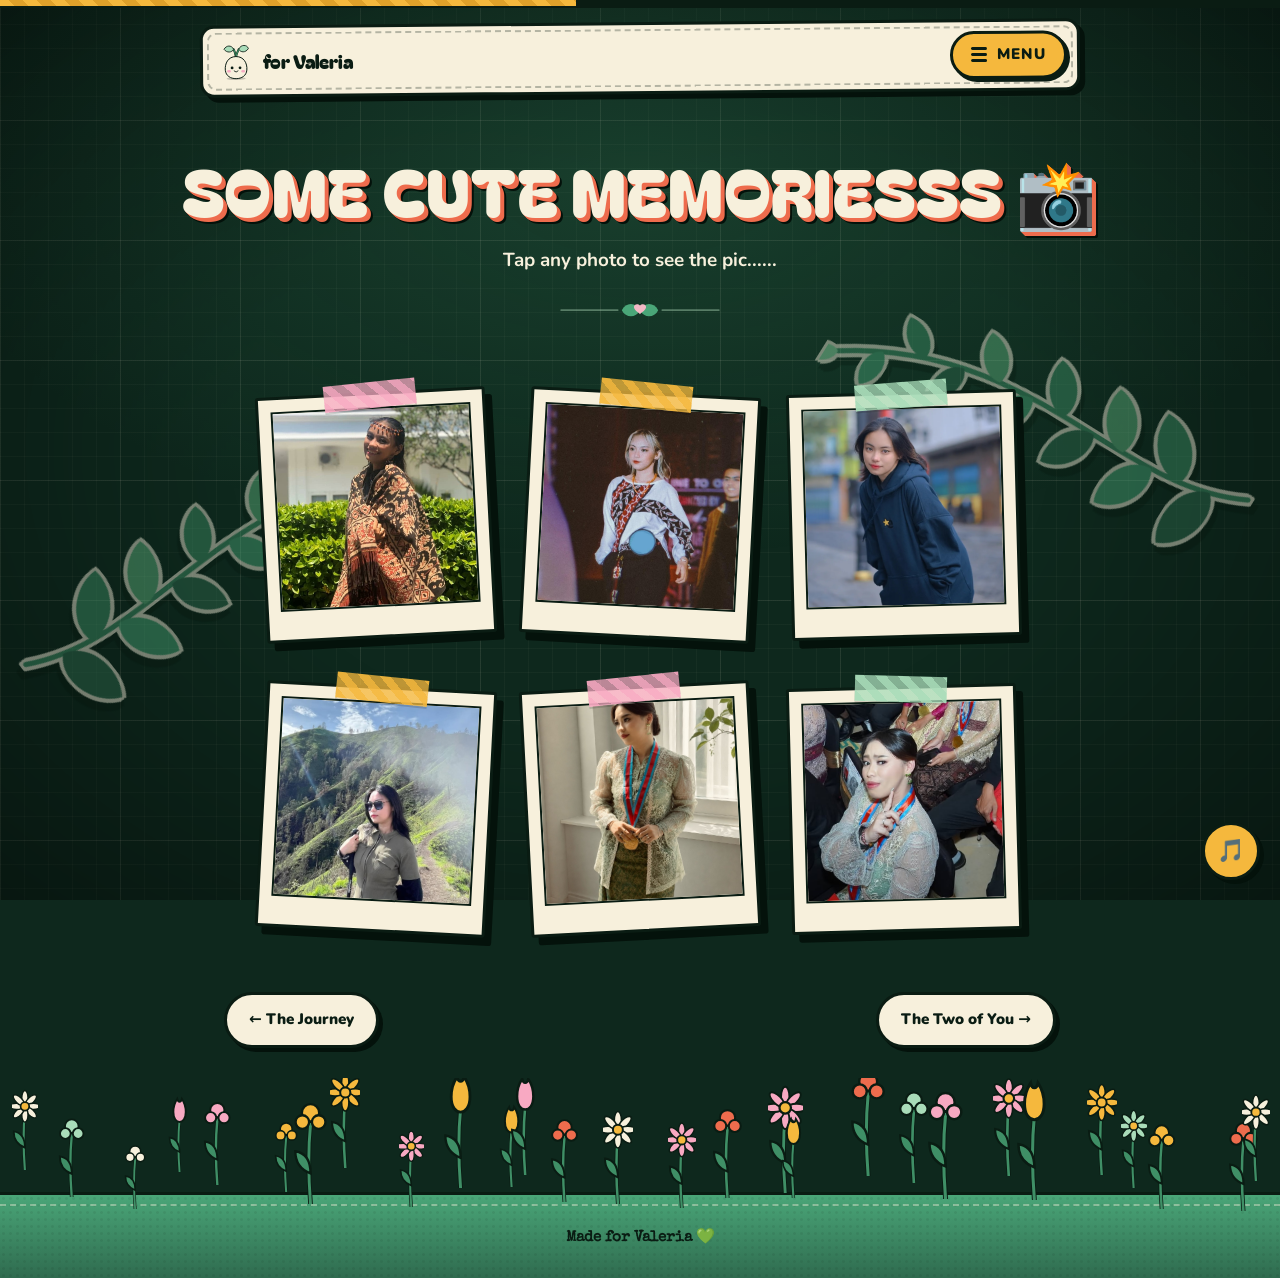
<file: memories.html>
<!DOCTYPE html>
<html lang="en">
<head>
<meta charset="UTF-8" />
<meta name="viewport" content="width=device-width, initial-scale=1.0" />
<meta name="theme-color" content="#0d241b" />
<title>Memories</title>
<link rel="stylesheet" href="css/style.css" />
</head>
<body class="page-memories">

<div class="story-progress" aria-hidden="true"><i style="width:45%"></i></div>
<div class="fireflies" aria-hidden="true"></div>
<div class="botanicals" aria-hidden="true"><svg class="sprig left" viewBox="0 0 130 310" aria-hidden="true"><path d="M22 300 C64 220 8 120 84 8" stroke="#3f8f66" stroke-width="3.5" fill="none" stroke-linecap="round"/><path transform="translate(31.9 275.4) rotate(-15.6) scale(1.09)" d="M0 0 C8 -15 34 -15 46 0 C34 15 8 15 0 0Z" fill="#2f6b4f"/><path transform="translate(36.6 254.4) rotate(-138.9) scale(1.04)" d="M0 0 C8 -15 34 -15 46 0 C34 15 8 15 0 0Z" fill="#3f8f66"/><path transform="translate(39.0 232.6) rotate(-28.0) scale(0.99)" d="M0 0 C8 -15 34 -15 46 0 C34 15 8 15 0 0Z" fill="#4aa678"/><path transform="translate(39.9 210.1) rotate(-146.9) scale(0.94)" d="M0 0 C8 -15 34 -15 46 0 C34 15 8 15 0 0Z" fill="#5fb37f"/><path transform="translate(40.1 186.9) rotate(-31.9) scale(0.89)" d="M0 0 C8 -15 34 -15 46 0 C34 15 8 15 0 0Z" fill="#2f6b4f"/><path transform="translate(40.3 163.1) rotate(-146.9) scale(0.84)" d="M0 0 C8 -15 34 -15 46 0 C34 15 8 15 0 0Z" fill="#3f8f66"/><path transform="translate(41.3 138.6) rotate(-28.3) scale(0.79)" d="M0 0 C8 -15 34 -15 46 0 C34 15 8 15 0 0Z" fill="#4aa678"/><path transform="translate(43.8 113.4) rotate(-140.1) scale(0.75)" d="M0 0 C8 -15 34 -15 46 0 C34 15 8 15 0 0Z" fill="#5fb37f"/><path transform="translate(48.6 87.7) rotate(-18.5) scale(0.70)" d="M0 0 C8 -15 34 -15 46 0 C34 15 8 15 0 0Z" fill="#2f6b4f"/><path transform="translate(56.5 61.5) rotate(-128.0) scale(0.65)" d="M0 0 C8 -15 34 -15 46 0 C34 15 8 15 0 0Z" fill="#3f8f66"/><path transform="translate(68.2 34.6) rotate(-4.9) scale(0.60)" d="M0 0 C8 -15 34 -15 46 0 C34 15 8 15 0 0Z" fill="#4aa678"/><path transform="translate(84.0 8.0) rotate(-55.8) scale(.5)" d="M0 0 C8 -15 34 -15 46 0 C34 15 8 15 0 0Z" fill="#8fe0a8"/></svg><svg class="sprig right" viewBox="0 0 130 310" aria-hidden="true"><path d="M22 300 C64 220 8 120 84 8" stroke="#3f8f66" stroke-width="3.5" fill="none" stroke-linecap="round"/><path transform="translate(31.9 275.4) rotate(-15.6) scale(1.09)" d="M0 0 C8 -15 34 -15 46 0 C34 15 8 15 0 0Z" fill="#2f6b4f"/><path transform="translate(36.6 254.4) rotate(-138.9) scale(1.04)" d="M0 0 C8 -15 34 -15 46 0 C34 15 8 15 0 0Z" fill="#3f8f66"/><path transform="translate(39.0 232.6) rotate(-28.0) scale(0.99)" d="M0 0 C8 -15 34 -15 46 0 C34 15 8 15 0 0Z" fill="#4aa678"/><path transform="translate(39.9 210.1) rotate(-146.9) scale(0.94)" d="M0 0 C8 -15 34 -15 46 0 C34 15 8 15 0 0Z" fill="#5fb37f"/><path transform="translate(40.1 186.9) rotate(-31.9) scale(0.89)" d="M0 0 C8 -15 34 -15 46 0 C34 15 8 15 0 0Z" fill="#2f6b4f"/><path transform="translate(40.3 163.1) rotate(-146.9) scale(0.84)" d="M0 0 C8 -15 34 -15 46 0 C34 15 8 15 0 0Z" fill="#3f8f66"/><path transform="translate(41.3 138.6) rotate(-28.3) scale(0.79)" d="M0 0 C8 -15 34 -15 46 0 C34 15 8 15 0 0Z" fill="#4aa678"/><path transform="translate(43.8 113.4) rotate(-140.1) scale(0.75)" d="M0 0 C8 -15 34 -15 46 0 C34 15 8 15 0 0Z" fill="#5fb37f"/><path transform="translate(48.6 87.7) rotate(-18.5) scale(0.70)" d="M0 0 C8 -15 34 -15 46 0 C34 15 8 15 0 0Z" fill="#2f6b4f"/><path transform="translate(56.5 61.5) rotate(-128.0) scale(0.65)" d="M0 0 C8 -15 34 -15 46 0 C34 15 8 15 0 0Z" fill="#3f8f66"/><path transform="translate(68.2 34.6) rotate(-4.9) scale(0.60)" d="M0 0 C8 -15 34 -15 46 0 C34 15 8 15 0 0Z" fill="#4aa678"/><path transform="translate(84.0 8.0) rotate(-55.8) scale(.5)" d="M0 0 C8 -15 34 -15 46 0 C34 15 8 15 0 0Z" fill="#8fe0a8"/></svg></div>


<header class="topbar">
  <div class="topbar-inner">
    <a class="brand" href="index.html"><span class="brand-icon" aria-hidden="true"></span><span>for <span data-names>[HER NAME]</span></span></a>
    <button class="menu-btn" aria-expanded="false" aria-controls="menu"><span class="burger" aria-hidden="true"><i></i><i></i><i></i></span>Menu</button>
  </div>
</header>

<div class="menu" id="menu" role="dialog" aria-label="All pages" hidden>
  <button class="menu-close" aria-label="Close menu">✕</button>
  <div class="menu-inner">
    <h2>Wander wherever you like</h2>
    <p class="menu-sub">EVERY PAGE IS ONLY FOR U.</p>
    <nav class="menu-grid">
      <a href="index.html"><span class="m-emoji" aria-hidden="true">🎁</span><span class="m-title">Home</span><span class="m-sub">where it begins</span></a>
      <a href="birthday.html"><span class="m-emoji" aria-hidden="true">🎂</span><span class="m-title">Birthday</span><span class="m-sub">make a wish</span></a>
      <a href="graduation.html"><span class="m-emoji" aria-hidden="true">🎓</span><span class="m-title">Graduation</span><span class="m-sub">toss the cap</span></a>
      <a href="journey.html"><span class="m-emoji" aria-hidden="true">🌱</span><span class="m-title">The Journey</span><span class="m-sub">how you got here</span></a>
      <a href="memories.html" aria-current="page"><span class="m-emoji" aria-hidden="true">📸</span><span class="m-title">Our Scrapbook</span><span class="m-sub">moments we kept</span></a>
      <a href="couple.html"><span class="m-emoji" aria-hidden="true">💞</span><span class="m-title">The Two of You</span><span class="m-sub">your love story</span></a>
      <a href="reasons.html"><span class="m-emoji" aria-hidden="true">💚</span><span class="m-title">Reasons</span><span class="m-sub">why you&#x27;re loved</span></a>
      <a href="openwhen.html"><span class="m-emoji" aria-hidden="true">💌</span><span class="m-title">Open When…</span><span class="m-sub">little letters</span></a>
      <a href="fortune.html"><span class="m-emoji" aria-hidden="true">🔮</span><span class="m-title">Your Year</span><span class="m-sub">pick a card</span></a>
      <a href="message.html"><span class="m-emoji" aria-hidden="true">✉️</span><span class="m-title">The Letter</span><span class="m-sub">from my heart</span></a>
      <a href="final.html"><span class="m-emoji" aria-hidden="true">✨</span><span class="m-title">Final Surprise</span><span class="m-sub">one last thing</span></a>
    </nav>
  </div>
</div>

<main>

<section class="hero">
  <h1>SOME CUTE MEMORIESSS 📸</h1>
  <p class="lead">Tap any photo to see the pic......</p>
  <div class="orn" aria-hidden="true"><svg viewBox="0 0 168 24"><path d="M6 12 H62" stroke="#a9d3b3" stroke-opacity=".45" stroke-width="1.6" stroke-linecap="round"/><path d="M106 12 H162" stroke="#a9d3b3" stroke-opacity=".45" stroke-width="1.6" stroke-linecap="round"/><path d="M66 12 C70 4 80 4 84 12 C80 20 70 20 66 12Z" fill="#4aa678"/><path d="M102 12 C98 4 88 4 84 12 C88 20 98 20 102 12Z" fill="#4aa678"/><path d="M84 8.5 C86 6 90 7 90 10 C90 13 86 15 84 17 C82 15 78 13 78 10 C78 7 82 6 84 8.5Z" fill="#f4b8c5" transform="translate(0 -1) scale(1)"/></svg></div>
</section>

<section class="gallery">
  <figure class="polaroid tape" tabindex="0" role="button" aria-label="Open photo: One of those moments worth remembering 💕">
    <div class="photo-frame" data-label="📷 Add images/photo1.jpg"><img src="images/photo1.jpg" alt="Memory 1" loading="lazy" onerror="this.parentNode.classList.add('missing');this.remove()" /></div>
    <figcaption></figcaption>
  </figure>
  <figure class="polaroid tape" tabindex="0" role="button" aria-label="Open photo: Still one of my favorite days 🌸">
    <div class="photo-frame" data-label="📷 Add images/photo2.jpg"><img src="images/photo2.jpg" alt="Memory 2" loading="lazy" onerror="this.parentNode.classList.add('missing');this.remove()" /></div>
    <figcaption></figcaption>
  </figure>
  <figure class="polaroid tape" tabindex="0" role="button" aria-label="Open photo: We were definitely being ridiculous here 😂">
    <div class="photo-frame" data-label="📷 Add images/photo3.jpg"><img src="images/photo3.jpg" alt="Memory 3" loading="lazy" onerror="this.parentNode.classList.add('missing');this.remove()" /></div>
    <figcaption></figcaption>
  </figure>
  <figure class="polaroid tape" tabindex="0" role="button" aria-label="Open photo: This one lives in my camera roll rent-free ✨">
    <div class="photo-frame" data-label="📷 Add images/photo4.jpg"><img src="images/photo4.jpg" alt="Memory 4" loading="lazy" onerror="this.parentNode.classList.add('missing');this.remove()" /></div>
    <figcaption></figcaption>
  </figure>
  <figure class="polaroid tape" tabindex="0" role="button" aria-label="Open photo: Proof that we&#x27;ve always been a little chaotic 💫">
    <div class="photo-frame" data-label="📷 Add images/photo5.jpg"><img src="images/photo5.jpg" alt="Memory 5" loading="lazy" onerror="this.parentNode.classList.add('missing');this.remove()" /></div>
    <figcaption></figcaption>
  </figure>
  <figure class="polaroid tape" tabindex="0" role="button" aria-label="Open photo: Here&#x27;s to many, many more like this 💗">
    <div class="photo-frame" data-label="📷 Add images/photo6.jpg"><img src="images/photo6.jpg" alt="Memory 6" loading="lazy" onerror="this.parentNode.classList.add('missing');this.remove()" /></div>
    <figcaption></figcaption>
  </figure>
</section>

<div class="lightbox" id="lightbox" role="dialog" aria-modal="true" aria-label="Photo viewer">
  <div class="lightbox-inner">
    <button class="lightbox-close" aria-label="Close">✕</button>
    <div class="photo-frame"></div>
    <p class="lightbox-caption"></p>
    <div class="lightbox-controls">
      <button class="lightbox-prev" aria-label="Previous photo">←</button>
      <button class="lightbox-next" aria-label="Next photo">→</button>
    </div>
  </div>
</div>

</main>

<nav class="page-turn" aria-label="Page navigation">
  <a href="journey.html">← The Journey</a>
  <span class="spacer"></span>
  <a href="couple.html">The Two of You →</a>
</nav>

<footer class="garden-wrap">
  <div class="garden" aria-hidden="true">
    <div class="flowers"></div>
    <div class="strip"></div>
  </div>
  <div class="foot"><span>Made for Valeria</span> 💚</div>
</footer>

<button class="music-toggle" aria-label="Toggle music" aria-pressed="false">🎵</button>

<script src="js/script.js"></script>
</body>
</html>
</file>
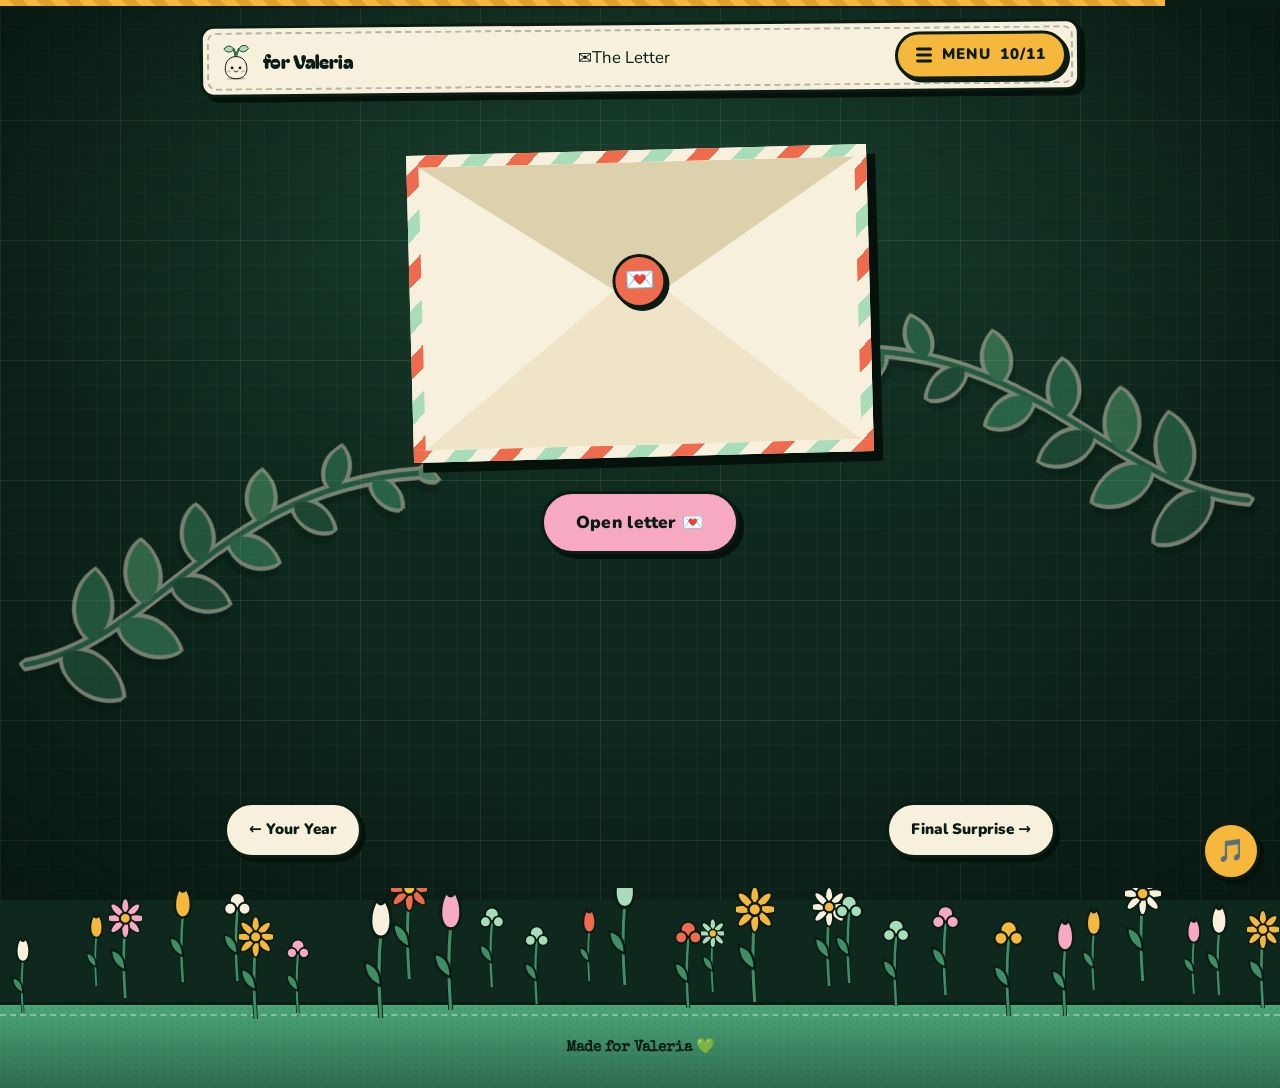
<file: message.html>
<!DOCTYPE html>
<html lang="en">
<head>
<meta charset="UTF-8" />
<meta name="viewport" content="width=device-width, initial-scale=1.0" />
<meta name="theme-color" content="#0d241b" />
<title>A Little Letter</title>
<link rel="stylesheet" href="css/style.css" />
</head>
<body class="page-message">

<div class="story-progress" aria-hidden="true"><i style="width:91%"></i></div>
<div class="fireflies" aria-hidden="true"></div>
<div class="botanicals" aria-hidden="true"><svg class="sprig left" viewBox="0 0 130 310" aria-hidden="true"><path d="M22 300 C64 220 8 120 84 8" stroke="#3f8f66" stroke-width="3.5" fill="none" stroke-linecap="round"/><path transform="translate(31.9 275.4) rotate(-15.6) scale(1.09)" d="M0 0 C8 -15 34 -15 46 0 C34 15 8 15 0 0Z" fill="#2f6b4f"/><path transform="translate(36.6 254.4) rotate(-138.9) scale(1.04)" d="M0 0 C8 -15 34 -15 46 0 C34 15 8 15 0 0Z" fill="#3f8f66"/><path transform="translate(39.0 232.6) rotate(-28.0) scale(0.99)" d="M0 0 C8 -15 34 -15 46 0 C34 15 8 15 0 0Z" fill="#4aa678"/><path transform="translate(39.9 210.1) rotate(-146.9) scale(0.94)" d="M0 0 C8 -15 34 -15 46 0 C34 15 8 15 0 0Z" fill="#5fb37f"/><path transform="translate(40.1 186.9) rotate(-31.9) scale(0.89)" d="M0 0 C8 -15 34 -15 46 0 C34 15 8 15 0 0Z" fill="#2f6b4f"/><path transform="translate(40.3 163.1) rotate(-146.9) scale(0.84)" d="M0 0 C8 -15 34 -15 46 0 C34 15 8 15 0 0Z" fill="#3f8f66"/><path transform="translate(41.3 138.6) rotate(-28.3) scale(0.79)" d="M0 0 C8 -15 34 -15 46 0 C34 15 8 15 0 0Z" fill="#4aa678"/><path transform="translate(43.8 113.4) rotate(-140.1) scale(0.75)" d="M0 0 C8 -15 34 -15 46 0 C34 15 8 15 0 0Z" fill="#5fb37f"/><path transform="translate(48.6 87.7) rotate(-18.5) scale(0.70)" d="M0 0 C8 -15 34 -15 46 0 C34 15 8 15 0 0Z" fill="#2f6b4f"/><path transform="translate(56.5 61.5) rotate(-128.0) scale(0.65)" d="M0 0 C8 -15 34 -15 46 0 C34 15 8 15 0 0Z" fill="#3f8f66"/><path transform="translate(68.2 34.6) rotate(-4.9) scale(0.60)" d="M0 0 C8 -15 34 -15 46 0 C34 15 8 15 0 0Z" fill="#4aa678"/><path transform="translate(84.0 8.0) rotate(-55.8) scale(.5)" d="M0 0 C8 -15 34 -15 46 0 C34 15 8 15 0 0Z" fill="#8fe0a8"/></svg><svg class="sprig right" viewBox="0 0 130 310" aria-hidden="true"><path d="M22 300 C64 220 8 120 84 8" stroke="#3f8f66" stroke-width="3.5" fill="none" stroke-linecap="round"/><path transform="translate(31.9 275.4) rotate(-15.6) scale(1.09)" d="M0 0 C8 -15 34 -15 46 0 C34 15 8 15 0 0Z" fill="#2f6b4f"/><path transform="translate(36.6 254.4) rotate(-138.9) scale(1.04)" d="M0 0 C8 -15 34 -15 46 0 C34 15 8 15 0 0Z" fill="#3f8f66"/><path transform="translate(39.0 232.6) rotate(-28.0) scale(0.99)" d="M0 0 C8 -15 34 -15 46 0 C34 15 8 15 0 0Z" fill="#4aa678"/><path transform="translate(39.9 210.1) rotate(-146.9) scale(0.94)" d="M0 0 C8 -15 34 -15 46 0 C34 15 8 15 0 0Z" fill="#5fb37f"/><path transform="translate(40.1 186.9) rotate(-31.9) scale(0.89)" d="M0 0 C8 -15 34 -15 46 0 C34 15 8 15 0 0Z" fill="#2f6b4f"/><path transform="translate(40.3 163.1) rotate(-146.9) scale(0.84)" d="M0 0 C8 -15 34 -15 46 0 C34 15 8 15 0 0Z" fill="#3f8f66"/><path transform="translate(41.3 138.6) rotate(-28.3) scale(0.79)" d="M0 0 C8 -15 34 -15 46 0 C34 15 8 15 0 0Z" fill="#4aa678"/><path transform="translate(43.8 113.4) rotate(-140.1) scale(0.75)" d="M0 0 C8 -15 34 -15 46 0 C34 15 8 15 0 0Z" fill="#5fb37f"/><path transform="translate(48.6 87.7) rotate(-18.5) scale(0.70)" d="M0 0 C8 -15 34 -15 46 0 C34 15 8 15 0 0Z" fill="#2f6b4f"/><path transform="translate(56.5 61.5) rotate(-128.0) scale(0.65)" d="M0 0 C8 -15 34 -15 46 0 C34 15 8 15 0 0Z" fill="#3f8f66"/><path transform="translate(68.2 34.6) rotate(-4.9) scale(0.60)" d="M0 0 C8 -15 34 -15 46 0 C34 15 8 15 0 0Z" fill="#4aa678"/><path transform="translate(84.0 8.0) rotate(-55.8) scale(.5)" d="M0 0 C8 -15 34 -15 46 0 C34 15 8 15 0 0Z" fill="#8fe0a8"/></svg></div>


<header class="topbar">
  <div class="topbar-inner">
    <a class="brand" href="index.html"><span class="brand-icon" aria-hidden="true"></span><span>for <span data-names>[HER NAME]</span></span></a>
    <div class="topbar-current" aria-hidden="true"><span class="tc-emoji">✉️</span><span class="tc-text">The Letter</span></div>
    <button class="menu-btn" aria-expanded="false" aria-controls="menu">
      <span class="burger" aria-hidden="true"><i></i><i></i><i></i></span>Menu
      <span class="menu-btn-count" aria-hidden="true">10/11</span>
    </button>
  </div>
</header>

<div class="menu" id="menu" role="dialog" aria-label="All pages" hidden>
  <button class="menu-close" aria-label="Close menu">✕</button>
  <div class="menu-inner">
    <h2>Wander wherever you like</h2>
    <p class="menu-sub">Every page is a little piece of the surprise.</p>
    <nav class="menu-grid">
      <a href="index.html"><span class="m-emoji" aria-hidden="true">🎁</span><span class="m-title">Home</span><span class="m-sub">where it begins</span></a>
      <a href="birthday.html"><span class="m-emoji" aria-hidden="true">🎂</span><span class="m-title">Birthday</span><span class="m-sub">make a wish</span></a>
      <a href="graduation.html"><span class="m-emoji" aria-hidden="true">🎓</span><span class="m-title">Graduation</span><span class="m-sub">toss the cap</span></a>
      <a href="journey.html"><span class="m-emoji" aria-hidden="true">🌱</span><span class="m-title">The Journey</span><span class="m-sub">how you got here</span></a>
      <a href="memories.html"><span class="m-emoji" aria-hidden="true">📸</span><span class="m-title">Our Scrapbook</span><span class="m-sub">moments we kept</span></a>
      <a href="couple.html"><span class="m-emoji" aria-hidden="true">💞</span><span class="m-title">The Two of You</span><span class="m-sub">your love story</span></a>
      <a href="reasons.html"><span class="m-emoji" aria-hidden="true">💚</span><span class="m-title">Reasons</span><span class="m-sub">why you&#x27;re loved</span></a>
      <a href="openwhen.html"><span class="m-emoji" aria-hidden="true">💌</span><span class="m-title">Open When…</span><span class="m-sub">little letters</span></a>
      <a href="fortune.html"><span class="m-emoji" aria-hidden="true">🔮</span><span class="m-title">Your Year</span><span class="m-sub">pick a card</span></a>
      <a href="message.html" aria-current="page"><span class="m-emoji" aria-hidden="true">✉️</span><span class="m-title">The Letter</span><span class="m-sub">from my heart</span></a>
      <a href="final.html"><span class="m-emoji" aria-hidden="true">✨</span><span class="m-title">Final Surprise</span><span class="m-sub">one last thing</span></a>
    </nav>
  </div>
</div>

<main>

<section class="letter-hero">
  <div class="envelope-wrap">
    <div class="envelope" id="envelope">
      <div class="envelope-flap"></div>
      <div class="envelope-seal">💌</div>
    </div>
    <button id="openLetterBtn" class="btn btn-blush open-letter-btn">Open letter 💌</button>

    <div class="letter-paper" id="letterPaper">
      <p data-typewrite="Haii Valeria,">Haii Valeria,</p>
      <p data-typewrite="I don't say this enough, so I'm putting it in writing: I'm really, genuinely proud of you.">I don't say this enough, so I'm putting it in writing: I'm really, genuinely proud of you.</p>
      <p data-typewrite="You are the best. The things you do and say are cute and cool. Never stop being you.">You are the best. The things you do and say are cute and cool. Never stop being you.</p>
      <p data-typewrite="You are pretty, beautiful and cute. Never doubt yourself.">You are pretty, beautiful and cute. Never doubt yourself.</p>
      <p data-typewrite="You are doing great and u always do great. I am so much happy that you are my friend.">You are doing great and u always do great. I am so much happy that you are my friend.</p>
      <p data-typewrite="Please take care of yourself. Be healthy and always be safe.">Please take care of yourself. Be healthy and always be safe.</p>
      <p class="signature">— your friend Bugs, always</p>
    </div>
  </div>
</section>
</main>

<nav class="page-turn" aria-label="Page navigation">
  <a href="fortune.html">← Your Year</a>
  <span class="spacer"></span>
  <a href="final.html">Final Surprise →</a>
</nav>

<footer class="garden-wrap">
  <div class="garden" aria-hidden="true">
    <div class="flowers"></div>
    <div class="strip"></div>
  </div>
  <div class="foot"><span>Made for Valeria</span> 💚</div>
</footer>

<button class="music-toggle" aria-label="Toggle music" aria-pressed="false">🎵</button>

<script src="js/script.js"></script>
</body>
</html>
</file>
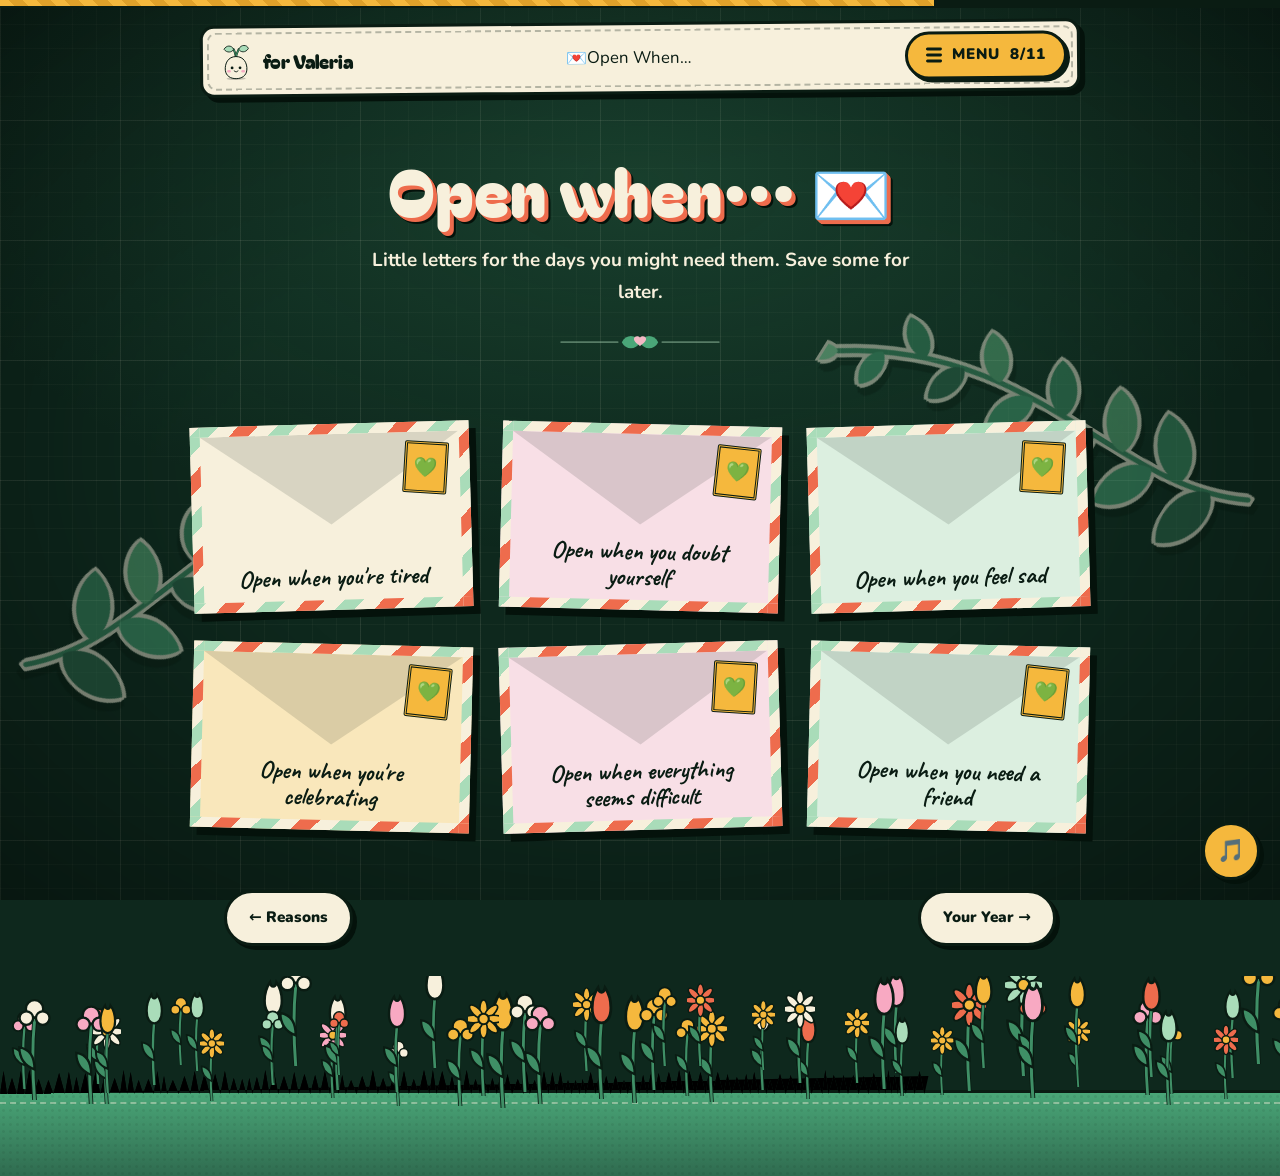
<file: openwhen.html>
<!DOCTYPE html>
<html lang="en">
<head>
<meta charset="UTF-8" />
<meta name="viewport" content="width=device-width, initial-scale=1.0" />
<meta name="theme-color" content="#0d241b" />
<title>Open When…</title>
<link rel="stylesheet" href="css/style.css" />
</head>
<body class="page-openwhen">

<div class="story-progress" aria-hidden="true"><i style="width:73%"></i></div>
<div class="fireflies" aria-hidden="true"></div>
<div class="botanicals" aria-hidden="true"><svg class="sprig left" viewBox="0 0 130 310" aria-hidden="true"><path d="M22 300 C64 220 8 120 84 8" stroke="#3f8f66" stroke-width="3.5" fill="none" stroke-linecap="round"/><path transform="translate(31.9 275.4) rotate(-15.6) scale(1.09)" d="M0 0 C8 -15 34 -15 46 0 C34 15 8 15 0 0Z" fill="#2f6b4f"/><path transform="translate(36.6 254.4) rotate(-138.9) scale(1.04)" d="M0 0 C8 -15 34 -15 46 0 C34 15 8 15 0 0Z" fill="#3f8f66"/><path transform="translate(39.0 232.6) rotate(-28.0) scale(0.99)" d="M0 0 C8 -15 34 -15 46 0 C34 15 8 15 0 0Z" fill="#4aa678"/><path transform="translate(39.9 210.1) rotate(-146.9) scale(0.94)" d="M0 0 C8 -15 34 -15 46 0 C34 15 8 15 0 0Z" fill="#5fb37f"/><path transform="translate(40.1 186.9) rotate(-31.9) scale(0.89)" d="M0 0 C8 -15 34 -15 46 0 C34 15 8 15 0 0Z" fill="#2f6b4f"/><path transform="translate(40.3 163.1) rotate(-146.9) scale(0.84)" d="M0 0 C8 -15 34 -15 46 0 C34 15 8 15 0 0Z" fill="#3f8f66"/><path transform="translate(41.3 138.6) rotate(-28.3) scale(0.79)" d="M0 0 C8 -15 34 -15 46 0 C34 15 8 15 0 0Z" fill="#4aa678"/><path transform="translate(43.8 113.4) rotate(-140.1) scale(0.75)" d="M0 0 C8 -15 34 -15 46 0 C34 15 8 15 0 0Z" fill="#5fb37f"/><path transform="translate(48.6 87.7) rotate(-18.5) scale(0.70)" d="M0 0 C8 -15 34 -15 46 0 C34 15 8 15 0 0Z" fill="#2f6b4f"/><path transform="translate(56.5 61.5) rotate(-128.0) scale(0.65)" d="M0 0 C8 -15 34 -15 46 0 C34 15 8 15 0 0Z" fill="#3f8f66"/><path transform="translate(68.2 34.6) rotate(-4.9) scale(0.60)" d="M0 0 C8 -15 34 -15 46 0 C34 15 8 15 0 0Z" fill="#4aa678"/><path transform="translate(84.0 8.0) rotate(-55.8) scale(.5)" d="M0 0 C8 -15 34 -15 46 0 C34 15 8 15 0 0Z" fill="#8fe0a8"/></svg><svg class="sprig right" viewBox="0 0 130 310" aria-hidden="true"><path d="M22 300 C64 220 8 120 84 8" stroke="#3f8f66" stroke-width="3.5" fill="none" stroke-linecap="round"/><path transform="translate(31.9 275.4) rotate(-15.6) scale(1.09)" d="M0 0 C8 -15 34 -15 46 0 C34 15 8 15 0 0Z" fill="#2f6b4f"/><path transform="translate(36.6 254.4) rotate(-138.9) scale(1.04)" d="M0 0 C8 -15 34 -15 46 0 C34 15 8 15 0 0Z" fill="#3f8f66"/><path transform="translate(39.0 232.6) rotate(-28.0) scale(0.99)" d="M0 0 C8 -15 34 -15 46 0 C34 15 8 15 0 0Z" fill="#4aa678"/><path transform="translate(39.9 210.1) rotate(-146.9) scale(0.94)" d="M0 0 C8 -15 34 -15 46 0 C34 15 8 15 0 0Z" fill="#5fb37f"/><path transform="translate(40.1 186.9) rotate(-31.9) scale(0.89)" d="M0 0 C8 -15 34 -15 46 0 C34 15 8 15 0 0Z" fill="#2f6b4f"/><path transform="translate(40.3 163.1) rotate(-146.9) scale(0.84)" d="M0 0 C8 -15 34 -15 46 0 C34 15 8 15 0 0Z" fill="#3f8f66"/><path transform="translate(41.3 138.6) rotate(-28.3) scale(0.79)" d="M0 0 C8 -15 34 -15 46 0 C34 15 8 15 0 0Z" fill="#4aa678"/><path transform="translate(43.8 113.4) rotate(-140.1) scale(0.75)" d="M0 0 C8 -15 34 -15 46 0 C34 15 8 15 0 0Z" fill="#5fb37f"/><path transform="translate(48.6 87.7) rotate(-18.5) scale(0.70)" d="M0 0 C8 -15 34 -15 46 0 C34 15 8 15 0 0Z" fill="#2f6b4f"/><path transform="translate(56.5 61.5) rotate(-128.0) scale(0.65)" d="M0 0 C8 -15 34 -15 46 0 C34 15 8 15 0 0Z" fill="#3f8f66"/><path transform="translate(68.2 34.6) rotate(-4.9) scale(0.60)" d="M0 0 C8 -15 34 -15 46 0 C34 15 8 15 0 0Z" fill="#4aa678"/><path transform="translate(84.0 8.0) rotate(-55.8) scale(.5)" d="M0 0 C8 -15 34 -15 46 0 C34 15 8 15 0 0Z" fill="#8fe0a8"/></svg></div>


<header class="topbar">
  <div class="topbar-inner">
    <a class="brand" href="index.html"><span class="brand-icon" aria-hidden="true"></span><span>for <span data-names>[HER NAME]</span></span></a>
    <div class="topbar-current" aria-hidden="true"><span class="tc-emoji">💌</span><span class="tc-text">Open When…</span></div>
    <button class="menu-btn" aria-expanded="false" aria-controls="menu">
      <span class="burger" aria-hidden="true"><i></i><i></i><i></i></span>Menu
      <span class="menu-btn-count" aria-hidden="true">8/11</span>
    </button>
  </div>
</header>

<div class="menu" id="menu" role="dialog" aria-label="All pages" hidden>
  <button class="menu-close" aria-label="Close menu">✕</button>
  <div class="menu-inner">
    <h2>Wander wherever you like</h2>
    <p class="menu-sub">Every page is a little piece of the surprise.</p>
    <nav class="menu-grid">
      <a href="index.html"><span class="m-emoji" aria-hidden="true">🎁</span><span class="m-title">Home</span><span class="m-sub">where it begins</span></a>
      <a href="birthday.html"><span class="m-emoji" aria-hidden="true">🎂</span><span class="m-title">Birthday</span><span class="m-sub">make a wish</span></a>
      <a href="graduation.html"><span class="m-emoji" aria-hidden="true">🎓</span><span class="m-title">Graduation</span><span class="m-sub">toss the cap</span></a>
      <a href="journey.html"><span class="m-emoji" aria-hidden="true">🌱</span><span class="m-title">The Journey</span><span class="m-sub">how you got here</span></a>
      <a href="memories.html"><span class="m-emoji" aria-hidden="true">📸</span><span class="m-title">Our Scrapbook</span><span class="m-sub">moments we kept</span></a>
      <a href="couple.html"><span class="m-emoji" aria-hidden="true">💞</span><span class="m-title">The Two of You</span><span class="m-sub">your love story</span></a>
      <a href="reasons.html"><span class="m-emoji" aria-hidden="true">💚</span><span class="m-title">Reasons</span><span class="m-sub">why you&#x27;re loved</span></a>
      <a href="openwhen.html" aria-current="page"><span class="m-emoji" aria-hidden="true">💌</span><span class="m-title">Open When…</span><span class="m-sub">little letters</span></a>
      <a href="fortune.html"><span class="m-emoji" aria-hidden="true">🔮</span><span class="m-title">Your Year</span><span class="m-sub">pick a card</span></a>
      <a href="message.html"><span class="m-emoji" aria-hidden="true">✉️</span><span class="m-title">The Letter</span><span class="m-sub">from my heart</span></a>
      <a href="final.html"><span class="m-emoji" aria-hidden="true">✨</span><span class="m-title">Final Surprise</span><span class="m-sub">one last thing</span></a>
    </nav>
  </div>
</div>

<main>

<section class="hero">
  <h1>Open when… 💌</h1>
  <p class="lead">Little letters for the days you might need them. Save some for later.</p>
  <div class="orn" aria-hidden="true"><svg viewBox="0 0 168 24"><path d="M6 12 H62" stroke="#a9d3b3" stroke-opacity=".45" stroke-width="1.6" stroke-linecap="round"/><path d="M106 12 H162" stroke="#a9d3b3" stroke-opacity=".45" stroke-width="1.6" stroke-linecap="round"/><path d="M66 12 C70 4 80 4 84 12 C80 20 70 20 66 12Z" fill="#4aa678"/><path d="M102 12 C98 4 88 4 84 12 C88 20 98 20 102 12Z" fill="#4aa678"/><path d="M84 8.5 C86 6 90 7 90 10 C90 13 86 15 84 17 C82 15 78 13 78 10 C78 7 82 6 84 8.5Z" fill="#f4b8c5" transform="translate(0 -1) scale(1)"/></svg></div>
</section>

<div class="env-grid">
    <button class="env" data-title="Open when you&#x27;re tired" data-letter="Stop working immediately and drink some water. Take a long breath and lay down. Take a nap. You need to rest to always be healthy.">
      <span class="env-flap"></span>
      <span class="env-seal" aria-hidden="true">💚</span>
      <span class="env-label">Open when you&#x27;re tired</span>
    </button>
    <button class="env" data-title="Open when you doubt yourself" data-letter="Never doubt yourself. You always work hard with determination. No matter what others say, don&#x27;t listen to them. Lock in and reach your goals.">
      <span class="env-flap"></span>
      <span class="env-seal" aria-hidden="true">💚</span>
      <span class="env-label">Open when you doubt yourself</span>
    </button>
    <button class="env" data-title="Open when you feel sad" data-letter="Don&#x27;t be sad, Valeria. You are amazing. I know some days are hard, but you have to smile and keep moving on. Sadness doesn&#x27;t last long, and sadness doesn&#x27;t look good on you.">
      <span class="env-flap"></span>
      <span class="env-seal" aria-hidden="true">💚</span>
      <span class="env-label">Open when you feel sad</span>
    </button>
    <button class="env" data-title="Open when you&#x27;re celebrating" data-letter="Yes!! Whatever it is, big or small, I want you to celebrate. Celebrate loudly. You deserve the celebration!!!!">
      <span class="env-flap"></span>
      <span class="env-seal" aria-hidden="true">💚</span>
      <span class="env-label">Open when you&#x27;re celebrating</span>
    </button>
    <button class="env" data-title="Open when everything seems difficult" data-letter="I know some days are so difficult. But I want you not to fear the situation. Face it and fight it, and I know you are strong. You can do it. Be bravveee.">
      <span class="env-flap"></span>
      <span class="env-seal" aria-hidden="true">💚</span>
      <span class="env-label">Open when everything seems difficult</span>
    </button>
    <button class="env" data-title="Open when you need a friend" data-letter="I know I&#x27;m just a random person from Genshin. But yes, I&#x27;m always your friend. I&#x27;m always here for you, in every situation.">
      <span class="env-flap"></span>
      <span class="env-seal" aria-hidden="true">💚</span>
      <span class="env-label">Open when you need a friend</span>
    </button>
</div>

<div class="modal" id="letterModal" hidden>
  <div class="note-paper" role="dialog" aria-modal="true" aria-labelledby="noteTitle">
    <button class="modal-close" aria-label="Close letter">✕</button>
    <h2 class="note-title" id="noteTitle"></h2>
    <p class="note-body"></p>
    <p class="note-sign">— your friend,Bugss</p>
  </div>
</div>
</main>

<nav class="page-turn" aria-label="Page navigation">
  <a href="reasons.html">← Reasons</a>
  <span class="spacer"></span>
  <a href="fortune.html">Your Year →</a>
</nav><footer class="garden-wrap">
<div class="garden" aria-hidden="true"><div class="flowers"></div><div class="strip"><svg viewBox="0 0 1440 26" preserveAspectRatio="none" style="position:absolute;left:0;right:0;top:-25px;width:100%;height:26px"><path d="M0 26 L4.0 3 L8 26 L13.5 10 L19 26 L23.5 3 L28 26 L33.0 2 L38 26 L43.5 11 L49 26 L54.5 12 L60 26 L66.5 5 L73 26 L77.5 4 L82 26 L86.0 9 L90 26 L96.0 5 L102 26 L107.5 4 L113 26 L118.0 6 L123 26 L129.0 10 L135 26 L139.0 2 L143 26 L147.0 4 L151 26 L156.0 12 L161 26 L167.0 11 L173 26 L177.0 3 L181 26 L184.5 8 L188 26 L194.5 12 L201 26 L207.5 8 L214 26 L219.0 3 L224 26 L230.0 6 L236 26 L242.0 6 L248 26 L253.0 3 L258 26 L263.0 10 L268 26 L272.5 11 L277 26 L280.5 10 L284 26 L289.0 9 L294 26 L298.5 2 L303 26 L308.0 2 L313 26 L319.5 8 L326 26 L331.0 4 L336 26 L342.5 6 L349 26 L354.5 7 L360 26 L365.5 3 L371 26 L376.0 3 L381 26 L385.0 7 L389 26 L395.0 12 L401 26 L407.5 8 L414 26 L419.5 2 L425 26 L431.0 10 L437 26 L443.0 7 L449 26 L454.5 3 L460 26 L465.5 11 L471 26 L477.0 2 L483 26 L487.0 2 L491 26 L497.5 3 L504 26 L508.5 8 L513 26 L516.5 11 L520 26 L525.0 2 L530 26 L535.0 11 L540 26 L544.5 11 L549 26 L554.0 10 L559 26 L562.5 8 L566 26 L571.0 6 L576 26 L582.5 11 L589 26 L592.5 3 L596 26 L601.5 12 L607 26 L612.0 3 L617 26 L621.5 4 L626 26 L630.5 4 L635 26 L639.0 12 L643 26 L647.5 12 L652 26 L655.5 11 L659 26 L664.5 4 L670 26 L673.5 9 L677 26 L682.0 8 L687 26 L692.5 8 L698 26 L702.0 12 L706 26 L712.5 7 L719 26 L723.5 7 L728 26 L732.0 6 L736 26 L741.0 5 L746 26 L752.5 4 L759 26 L764.0 2 L769 26 L775.5 3 L782 26 L788.0 4 L794 26 L797.5 3 L801 26 L807.5 4 L814 26 L818.5 6 L823 26 L829.0 9 L835 26 L839.5 6 L844 26 L848.5 4 L853 26 L857.5 4 L862 26 L866.5 12 L871 26 L877.5 6 L884 26 L889.5 7 L895 26 L898.5 6 L902 26 L907.5 3 L913 26 L919.0 10 L925 26 L928.5 2 L932 26 L938.0 7 L944 26 L949.0 7 L954 26 L960.0 7 L966 26 L971.5 8 L977 26 L983.0 5 L989 26 L992.5 3 L996 26 L999.5 2 L1003 26 L1006.5 7 L1010 26 L1014.5 2 L1019 26 L1024.0 8 L1029 26 L1034.5 3 L1040 26 L1044.5  [truncated]</path></svg></div></div>
  <div class="garden" aria-hidden="true"><div class="flowers"></div><div class="strip"><svg viewBox="0 0 1440 26" preserveAspectRatio="none" style="position:absolute;left:0;right:0;top:-25px;width:100%;height:26px"><path d="M0 26 L4.0 3 L8 26 L13.5 10 L19 26 L23.5 3 L28 26 L33.0 2 L38 26 L43.5 11 L49 26 L54.5 12 L60 26 L66.5 5 L73 26 L77.5 4 L82 26 L86.0 9 L90 26 L96.0 5 L102 26 L107.5 4 L113 26 L118.0 6 L123 26 L129.0 10 L135 26 L139.0 2 L143 26 L147.0 4 L151 26 L156.0 12 L161 26 L167.0 11 L173 26 L177.0 3 L181 26 L184.5 8 L188 26 L194.5 12 L201 26 L207.5 8 L214 26 L219.0 3 L224 26 L230.0 6 L236 26 L242.0 6 L248 26 L253.0 3 L258 26 L263.0 10 L268 26 L272.5 11 L277 26 L280.5 10 L284 26 L289.0 9 L294 26 L298.5 2 L303 26 L308.0 2 L313 26 L319.5 8 L326 26 L331.0 4 L336 26 L342.5 6 L349 26 L354.5 7 L360 26 L365.5 3 L371 26 L376.0 3 L381 26 L385.0 7 L389 26 L395.0 12 L401 26 L407.5 8 L414 26 L419.5 2 L425 26 L431.0 10 L437 26 L443.0 7 L449 26 L454.5 3 L460 26 L465.5 11 L471 26 L477.0 2 L483 26 L487.0 2 L491 26 L497.5 3 L504 26 L508.5 8 L513 26 L516.5 11 L520 26 L525.0 2 L530 26 L535.0 11 L540 26 L544.5 11 L549 26 L554.0 10 L559 26 L562.5 8 L566 26 L571.0 6 L576 26 L582.5 11 L589 26 L592.5 3 L596 26 L601.5 12 L607 26 L612.0 3 L617 26 L621.5 4 L626 26 L630.5 4 L635 26 L639.0 12 L643 26 L647.5 12 L652 26 L655.5 11 L659 26 L664.5 4 L670 26 L673.5 9 L677 26 L682.0 8 L687 26 L692.5 8 L698 26 L702.0 12 L706 26 L712.5 7 L719 26 L723.5 7 L728 26 L732.0 6 L736 26 L741.0 5 L746 26 L752.5 4 L759 26 L764.0 2 L769 26 L775.5 3 L782 26 L788.0 4 L794 26 L797.5 3 L801 26 L807.5 4 L814 26 L818.5 6 L823 26 L829.0 9 L835 26 L839.5 6 L844 26 L848.5 4 L853 26 L857.5 4 L862 26 L866.5 12 L871 26 L877.5 6 L884 26 L889.5 7 L895 26 L898.5 6 L902 26 L907.5 3 L913 26 L919.0 10 L925 26 L928.5 2 L932 26 L938.0 7 L944 26 L949.0 7 L954 26 L960.0 7 L966 26 L971.5 8 L977 26 L983.0 5 L989 26 L992.5 3 L996 26 L999.5 2 L1003 26 L1006.5 7 L1010 26 L1014.5 2 L1019 26 L1024.0 8 L1029 26 L1034.5 3 L1040 26 L1044.5 8" /></svg></div></div>
</footer><button class="music-toggle" aria-label="Toggle music" aria-pressed="false">🎵</button>

<script src="js/script.js"></script>
</body>
</html>
</file>
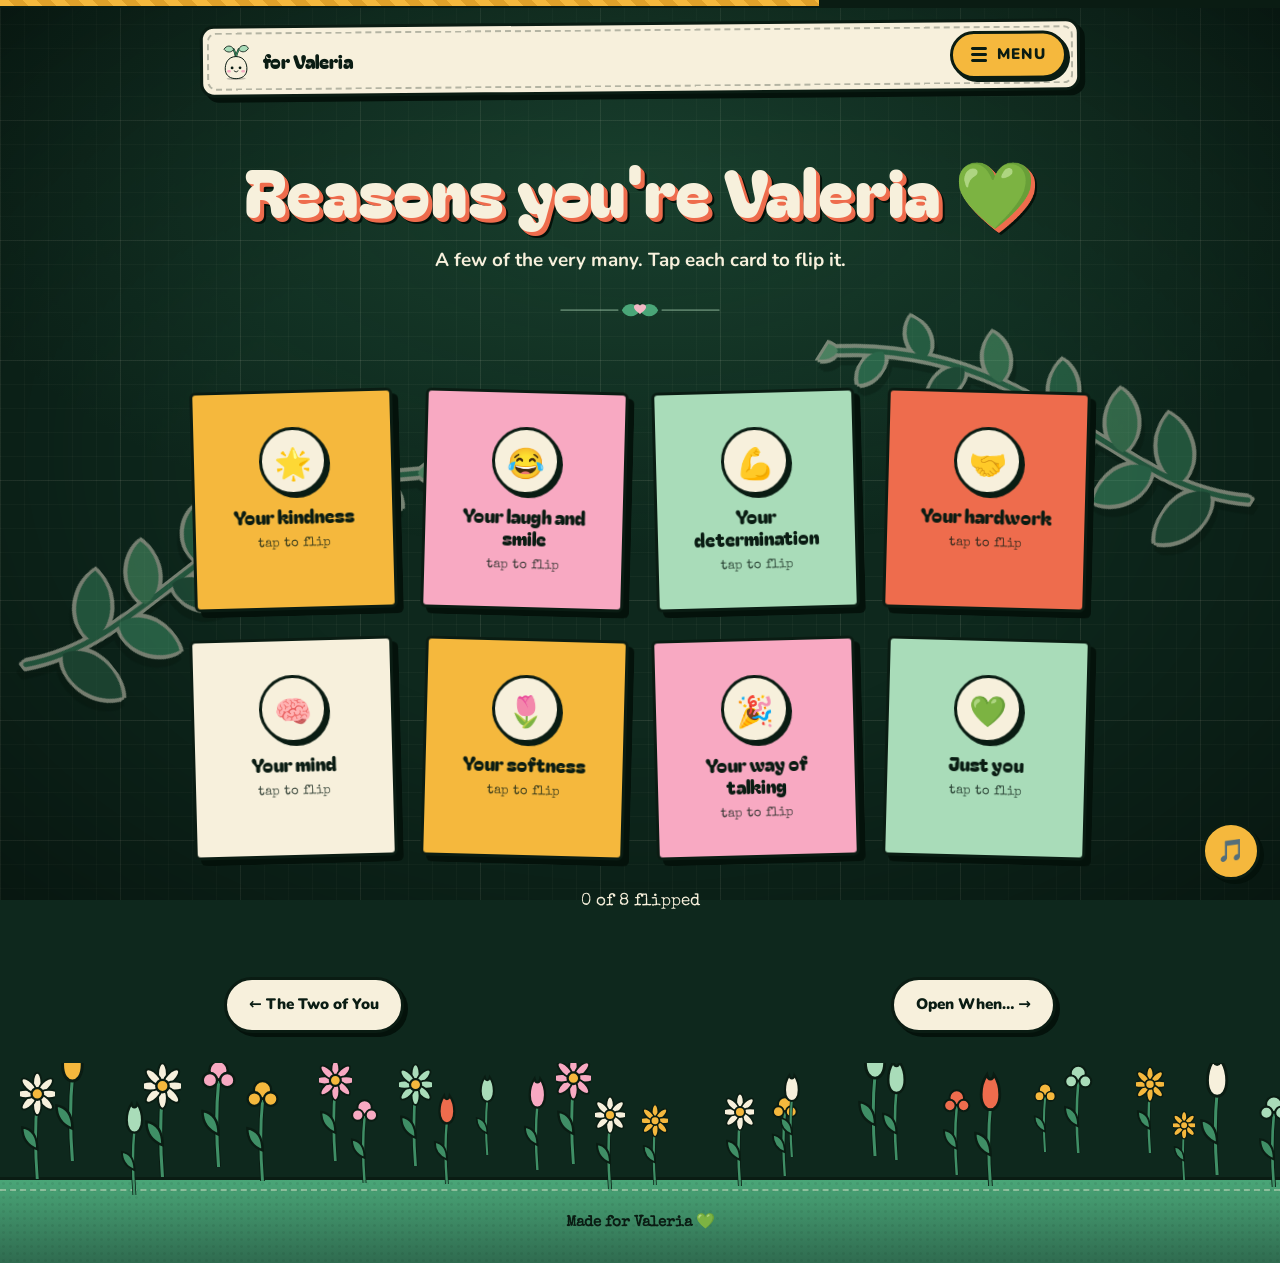
<file: reasons.html>
<!DOCTYPE html>
<html lang="en">
<head>
<meta charset="UTF-8" />
<meta name="viewport" content="width=device-width, initial-scale=1.0" />
<meta name="theme-color" content="#0d241b" />
<title>Reasons You&#x27;re Loved</title>
<link rel="stylesheet" href="css/style.css" />
</head>
<body class="page-reasons">

<div class="story-progress" aria-hidden="true"><i style="width:64%"></i></div>
<div class="fireflies" aria-hidden="true"></div>
<div class="botanicals" aria-hidden="true"><svg class="sprig left" viewBox="0 0 130 310" aria-hidden="true"><path d="M22 300 C64 220 8 120 84 8" stroke="#3f8f66" stroke-width="3.5" fill="none" stroke-linecap="round"/><path transform="translate(31.9 275.4) rotate(-15.6) scale(1.09)" d="M0 0 C8 -15 34 -15 46 0 C34 15 8 15 0 0Z" fill="#2f6b4f"/><path transform="translate(36.6 254.4) rotate(-138.9) scale(1.04)" d="M0 0 C8 -15 34 -15 46 0 C34 15 8 15 0 0Z" fill="#3f8f66"/><path transform="translate(39.0 232.6) rotate(-28.0) scale(0.99)" d="M0 0 C8 -15 34 -15 46 0 C34 15 8 15 0 0Z" fill="#4aa678"/><path transform="translate(39.9 210.1) rotate(-146.9) scale(0.94)" d="M0 0 C8 -15 34 -15 46 0 C34 15 8 15 0 0Z" fill="#5fb37f"/><path transform="translate(40.1 186.9) rotate(-31.9) scale(0.89)" d="M0 0 C8 -15 34 -15 46 0 C34 15 8 15 0 0Z" fill="#2f6b4f"/><path transform="translate(40.3 163.1) rotate(-146.9) scale(0.84)" d="M0 0 C8 -15 34 -15 46 0 C34 15 8 15 0 0Z" fill="#3f8f66"/><path transform="translate(41.3 138.6) rotate(-28.3) scale(0.79)" d="M0 0 C8 -15 34 -15 46 0 C34 15 8 15 0 0Z" fill="#4aa678"/><path transform="translate(43.8 113.4) rotate(-140.1) scale(0.75)" d="M0 0 C8 -15 34 -15 46 0 C34 15 8 15 0 0Z" fill="#5fb37f"/><path transform="translate(48.6 87.7) rotate(-18.5) scale(0.70)" d="M0 0 C8 -15 34 -15 46 0 C34 15 8 15 0 0Z" fill="#2f6b4f"/><path transform="translate(56.5 61.5) rotate(-128.0) scale(0.65)" d="M0 0 C8 -15 34 -15 46 0 C34 15 8 15 0 0Z" fill="#3f8f66"/><path transform="translate(68.2 34.6) rotate(-4.9) scale(0.60)" d="M0 0 C8 -15 34 -15 46 0 C34 15 8 15 0 0Z" fill="#4aa678"/><path transform="translate(84.0 8.0) rotate(-55.8) scale(.5)" d="M0 0 C8 -15 34 -15 46 0 C34 15 8 15 0 0Z" fill="#8fe0a8"/></svg><svg class="sprig right" viewBox="0 0 130 310" aria-hidden="true"><path d="M22 300 C64 220 8 120 84 8" stroke="#3f8f66" stroke-width="3.5" fill="none" stroke-linecap="round"/><path transform="translate(31.9 275.4) rotate(-15.6) scale(1.09)" d="M0 0 C8 -15 34 -15 46 0 C34 15 8 15 0 0Z" fill="#2f6b4f"/><path transform="translate(36.6 254.4) rotate(-138.9) scale(1.04)" d="M0 0 C8 -15 34 -15 46 0 C34 15 8 15 0 0Z" fill="#3f8f66"/><path transform="translate(39.0 232.6) rotate(-28.0) scale(0.99)" d="M0 0 C8 -15 34 -15 46 0 C34 15 8 15 0 0Z" fill="#4aa678"/><path transform="translate(39.9 210.1) rotate(-146.9) scale(0.94)" d="M0 0 C8 -15 34 -15 46 0 C34 15 8 15 0 0Z" fill="#5fb37f"/><path transform="translate(40.1 186.9) rotate(-31.9) scale(0.89)" d="M0 0 C8 -15 34 -15 46 0 C34 15 8 15 0 0Z" fill="#2f6b4f"/><path transform="translate(40.3 163.1) rotate(-146.9) scale(0.84)" d="M0 0 C8 -15 34 -15 46 0 C34 15 8 15 0 0Z" fill="#3f8f66"/><path transform="translate(41.3 138.6) rotate(-28.3) scale(0.79)" d="M0 0 C8 -15 34 -15 46 0 C34 15 8 15 0 0Z" fill="#4aa678"/><path transform="translate(43.8 113.4) rotate(-140.1) scale(0.75)" d="M0 0 C8 -15 34 -15 46 0 C34 15 8 15 0 0Z" fill="#5fb37f"/><path transform="translate(48.6 87.7) rotate(-18.5) scale(0.70)" d="M0 0 C8 -15 34 -15 46 0 C34 15 8 15 0 0Z" fill="#2f6b4f"/><path transform="translate(56.5 61.5) rotate(-128.0) scale(0.65)" d="M0 0 C8 -15 34 -15 46 0 C34 15 8 15 0 0Z" fill="#3f8f66"/><path transform="translate(68.2 34.6) rotate(-4.9) scale(0.60)" d="M0 0 C8 -15 34 -15 46 0 C34 15 8 15 0 0Z" fill="#4aa678"/><path transform="translate(84.0 8.0) rotate(-55.8) scale(.5)" d="M0 0 C8 -15 34 -15 46 0 C34 15 8 15 0 0Z" fill="#8fe0a8"/></svg></div>


<header class="topbar">
  <div class="topbar-inner">
    <a class="brand" href="index.html"><span class="brand-icon" aria-hidden="true"></span><span>for <span data-names>[HER NAME]</span></span></a>
    <button class="menu-btn" aria-expanded="false" aria-controls="menu"><span class="burger" aria-hidden="true"><i></i><i></i><i></i></span>Menu</button>
  </div>
</header>

<div class="menu" id="menu" role="dialog" aria-label="All pages" hidden>
  <button class="menu-close" aria-label="Close menu">✕</button>
  <div class="menu-inner">
    <h2>Wander wherever you like</h2>
    <p class="menu-sub">EVERY PAGE IS ONLY FOR U.</p>
    <nav class="menu-grid">
      <a href="index.html"><span class="m-emoji" aria-hidden="true">🎁</span><span class="m-title">Home</span><span class="m-sub">where it begins</span></a>
      <a href="birthday.html"><span class="m-emoji" aria-hidden="true">🎂</span><span class="m-title">Birthday</span><span class="m-sub">make a wish</span></a>
      <a href="graduation.html"><span class="m-emoji" aria-hidden="true">🎓</span><span class="m-title">Graduation</span><span class="m-sub">toss the cap</span></a>
      <a href="journey.html"><span class="m-emoji" aria-hidden="true">🌱</span><span class="m-title">The Journey</span><span class="m-sub">how you got here</span></a>
      <a href="memories.html"><span class="m-emoji" aria-hidden="true">📸</span><span class="m-title">Our Scrapbook</span><span class="m-sub">moments we kept</span></a>
      <a href="couple.html"><span class="m-emoji" aria-hidden="true">💞</span><span class="m-title">The Two of You</span><span class="m-sub">your love story</span></a>
      <a href="reasons.html" aria-current="page"><span class="m-emoji" aria-hidden="true">💚</span><span class="m-title">Reasons</span><span class="m-sub">why you&#x27;re loved</span></a>
      <a href="openwhen.html"><span class="m-emoji" aria-hidden="true">💌</span><span class="m-title">Open When…</span><span class="m-sub">little letters</span></a>
      <a href="fortune.html"><span class="m-emoji" aria-hidden="true">🔮</span><span class="m-title">Your Year</span><span class="m-sub">pick a card</span></a>
      <a href="message.html"><span class="m-emoji" aria-hidden="true">✉️</span><span class="m-title">The Letter</span><span class="m-sub">from my heart</span></a>
      <a href="final.html"><span class="m-emoji" aria-hidden="true">✨</span><span class="m-title">Final Surprise</span><span class="m-sub">one last thing</span></a>
    </nav>
  </div>
</div>

<main>

<section class="hero">
  <h1>Reasons you're Valeria 💚</h1>
  <p class="lead">A few of the very many. Tap each card to flip it.</p>
  <div class="orn" aria-hidden="true"><svg viewBox="0 0 168 24"><path d="M6 12 H62" stroke="#a9d3b3" stroke-opacity=".45" stroke-width="1.6" stroke-linecap="round"/><path d="M106 12 H162" stroke="#a9d3b3" stroke-opacity=".45" stroke-width="1.6" stroke-linecap="round"/><path d="M66 12 C70 4 80 4 84 12 C80 20 70 20 66 12Z" fill="#4aa678"/><path d="M102 12 C98 4 88 4 84 12 C88 20 98 20 102 12Z" fill="#4aa678"/><path d="M84 8.5 C86 6 90 7 90 10 C90 13 86 15 84 17 C82 15 78 13 78 10 C78 7 82 6 84 8.5Z" fill="#f4b8c5" transform="translate(0 -1) scale(1)"/></svg></div>
</section>

<div class="flip-grid">
    <button class="flip" aria-pressed="false">
      <span class="flip-inner">
        <span class="flip-face flip-front"><span class="flip-emoji" style="--c:#f2d47a" aria-hidden="true">🌟</span>Your kindness<span class="flip-tip">tap to flip</span></span>
        <span class="flip-face flip-back">You'r always kind to people and that makes you special.</span>
      </span>
    </button>
    <button class="flip" aria-pressed="false">
      <span class="flip-inner">
        <span class="flip-face flip-front"><span class="flip-emoji" style="--c:#f4b8c5" aria-hidden="true">😂</span>Your laugh and smile<span class="flip-tip">tap to flip</span></span>
        <span class="flip-face flip-back">Your laugh and smile bring joy to everyone around you.</span>
      </span>
    </button>
    <button class="flip" aria-pressed="false">
      <span class="flip-inner">
        <span class="flip-face flip-front"><span class="flip-emoji" style="--c:#a9d3b3" aria-hidden="true">💪</span>Your determination<span class="flip-tip">tap to flip</span></span>
        <span class="flip-face flip-back">You are determined and never give up, even when things get tough.</span>
      </span>
    </button>
    <button class="flip" aria-pressed="false">
      <span class="flip-inner">
        <span class="flip-face flip-front"><span class="flip-emoji" style="--c:#f6efdc" aria-hidden="true">🤝</span>Your hardwork<span class="flip-tip">tap to flip</span></span>
        <span class="flip-face flip-back">You work hard and never give up, which makes you truly admirable.</span>
      </span>
    </button>
    <button class="flip" aria-pressed="false">
      <span class="flip-inner">
        <span class="flip-face flip-front"><span class="flip-emoji" style="--c:#a9d3b3" aria-hidden="true">🧠</span>Your mind<span class="flip-tip">tap to flip</span></span>
        <span class="flip-face flip-back">You have a brilliant mind and always think things through.</span>
      </span>
    </button>
    <button class="flip" aria-pressed="false">
      <span class="flip-inner">
        <span class="flip-face flip-front"><span class="flip-emoji" style="--c:#f4b8c5" aria-hidden="true">🌷</span>Your softness<span class="flip-tip">tap to flip</span></span>
        <span class="flip-face flip-back">You always care about more than yourself but i want you to take care of yourself more than others</span>
      </span>
    </button>
    <button class="flip" aria-pressed="false">
      <span class="flip-inner">
        <span class="flip-face flip-front"><span class="flip-emoji" style="--c:#f2d47a" aria-hidden="true">🎉</span>Your way of talking<span class="flip-tip">tap to flip</span></span>
        <span class="flip-face flip-back">The way you talk makes everyone feel heard and valued.</span>
      </span>
    </button>
    <button class="flip" aria-pressed="false">
      <span class="flip-inner">
        <span class="flip-face flip-front"><span class="flip-emoji" style="--c:#f6efdc" aria-hidden="true">💚</span>Just you<span class="flip-tip">tap to flip</span></span>
        <span class="flip-face flip-back">No reason needed. We're simply glad you our Valeriaa.</span>
      </span>
    </button>
</div>

<p class="flip-count" id="flipCount" aria-live="polite">0 of 8 flipped</p>

<div class="patch reasons-done" id="reasonsDone" hidden>
  <p>And that was only eight. If we kept going, we'd need a much bigger page. 💚</p>
</div>
</main>

<nav class="page-turn" aria-label="Page navigation">
  <a href="couple.html">← The Two of You</a>
  <span class="spacer"></span>
  <a href="openwhen.html">Open When… →</a>
</nav>

<footer class="garden-wrap">
  <div class="garden" aria-hidden="true">
    <div class="flowers"></div>
    <div class="strip"></div>
  </div>
  <div class="foot"><span>Made for Valeria</span> 💚</div>
</footer>

<button class="music-toggle" aria-label="Toggle music" aria-pressed="false">🎵</button>

<script src="js/script.js"></script>
</body>
</html>
</file>
<file: css/style.css>
@font-face { font-family: 'Bagel Fat One'; src: url('../fonts/bagel.woff2') format('woff2'); font-weight: 400; font-style: normal; font-display: swap; }
@font-face { font-family: 'Special Elite'; src: url('../fonts/special-elite.woff2') format('woff2'); font-weight: 400; font-style: normal; font-display: swap; }
@font-face { font-family: 'Nunito'; src: url('../fonts/nunito.woff2') format('woff2'); font-weight: 200 1000; font-style: normal; font-display: swap; }
@font-face { font-family: 'Caveat'; src: url('../fonts/caveat.woff2') format('woff2'); font-weight: 400 700; font-style: normal; font-display: swap; }



:root {
  --bg: #0e281d;
  --bg-2: #14392a;
  --ink: #0a1c13;
  --paper: #f7f0dc;
  --paper-2: #efe4c8;
  --kraft: #d9b98a;
  --mustard: #f5b83d;
  --coral: #ee6c4d;
  --pink: #f8a9c2;
  --mint: #a9dcb9;
  --leaf: #3f8f66;
  --muted: #c3d5c6;
  --hard: #04120b;
  --diecut:
    drop-shadow(3px 0 0 #f7f0dc) drop-shadow(-3px 0 0 #f7f0dc)
    drop-shadow(0 3px 0 #f7f0dc) drop-shadow(0 -3px 0 #f7f0dc)
    drop-shadow(5px 7px 0 rgba(4, 18, 11, 0.55));
  --display: 'Bagel Fat One', 'Trebuchet MS', Impact, sans-serif;
  --type: 'Special Elite', 'Courier New', monospace;
}

* { margin: 0; padding: 0; box-sizing: border-box; }
html { scroll-behavior: smooth; -webkit-text-size-adjust: 100%; background: var(--bg); }
[hidden] { display: none !important; }

body {
  font-family: 'Nunito', system-ui, sans-serif;
  font-size: 1.05rem;
  line-height: 1.7;
  color: var(--paper);
  min-height: 100vh;
  overflow-x: hidden;
  background: var(--bg);
}


body::before {
  content: ''; position: fixed; inset: 0; z-index: 0; pointer-events: none;
  background-image:
    linear-gradient(rgba(247, 240, 220, 0.075) 1px, transparent 1px),
    linear-gradient(90deg, rgba(247, 240, 220, 0.075) 1px, transparent 1px),
    linear-gradient(rgba(247, 240, 220, 0.035) 1px, transparent 1px),
    linear-gradient(90deg, rgba(247, 240, 220, 0.035) 1px, transparent 1px);
  background-size: 120px 120px, 120px 120px, 24px 24px, 24px 24px;
}
body::after {
  content: ''; position: fixed; inset: 0; z-index: 0; pointer-events: none;
  background:
    radial-gradient(ellipse 80% 60% at 50% 20%, rgba(63, 143, 102, 0.22), transparent 70%),
    radial-gradient(ellipse at 50% 50%, transparent 45%, rgba(0, 0, 0, 0.42));
}
body.no-scroll { overflow: hidden; }
main { position: relative; z-index: 2; }

h1, h2, h3 { font-family: var(--display); font-weight: 400; line-height: 1.1; letter-spacing: 0.01em; color: var(--paper); }
h1 {
  font-size: clamp(2.3rem, 6.4vw, 4.1rem);
  text-shadow: 1px 1px 0 var(--coral), 2px 2px 0 var(--coral), 3px 3px 0 var(--coral), 4px 4px 0 var(--coral), 5px 5px 0 var(--hard), 6px 6px 0 var(--hard);
}
h2 { font-size: clamp(1.7rem, 4vw, 2.5rem); text-shadow: 1px 1px 0 var(--coral), 2px 2px 0 var(--coral), 3px 3px 0 var(--coral), 4px 4px 0 var(--hard); }
h3 { font-size: 1.3rem; }

a { text-decoration: none; color: inherit; }
button { font: inherit; cursor: pointer; border: 0; color: inherit; background: none; }
img { max-width: 100%; display: block; }
:focus-visible { outline: 3px solid var(--mustard); outline-offset: 3px; border-radius: 8px; }
.sr-only { position: absolute; width: 1px; height: 1px; overflow: hidden; clip: rect(0 0 0 0); white-space: nowrap; }

.container { max-width: 960px; margin: 0 auto; padding: 0 24px; position: relative; z-index: 2; }
.hero { position: relative; z-index: 2; text-align: center; padding: 60px 22px 30px; }
.hero .lead { max-width: 560px; margin: 18px auto 0; color: var(--paper); font-size: 1.18rem; font-weight: 700; }
.hand { font-family: 'Caveat', cursive; font-weight: 700; }



.story-progress { position: fixed; top: 0; left: 0; right: 0; height: 8px; z-index: 700; background: var(--ink); border-bottom: 2px solid var(--ink); }
.story-progress i { display: block; height: 100%; background: repeating-linear-gradient(45deg, var(--mustard) 0 10px, #e0a12a 10px 20px); }

.topbar { position: sticky; top: 16px; z-index: 600; padding: 0 14px; margin-top: 22px; }
.topbar-inner {
  position: relative; max-width: 880px; margin: 0 auto;
  display: flex; align-items: center; justify-content: space-between; gap: 12px;
  padding: 9px 10px 9px 16px;
  background: var(--paper); color: var(--ink);
  border: 3px solid var(--ink); border-radius: 14px;
  box-shadow: 5px 5px 0 var(--hard);
  transform: rotate(-0.5deg);
}
.topbar-inner::after { content: ''; position: absolute; inset: 4px; border: 2px dashed rgba(10, 28, 19, 0.28); border-radius: 9px; pointer-events: none; }
.brand { display: flex; align-items: center; gap: 10px; font-family: var(--display); font-size: 1.2rem; position: relative; z-index: 1; }
.brand-icon { width: 34px; flex: none; }
.brand-icon svg { width: 100%; height: auto; display: block; }
.menu-btn {
  position: relative; z-index: 1;
  display: inline-flex; align-items: center; gap: 10px;
  padding: 8px 18px; border-radius: 999px;
  background: var(--mustard); color: var(--ink);
  border: 3px solid var(--ink);
  font-weight: 900; font-size: 0.95rem; text-transform: uppercase; letter-spacing: 0.06em;
  box-shadow: 3px 3px 0 var(--ink);
  transition: transform 0.12s, box-shadow 0.12s;
}
.menu-btn:hover { transform: translate(-1px, -1px); box-shadow: 4px 4px 0 var(--ink); }
.menu-btn:active { transform: translate(3px, 3px); box-shadow: 0 0 0 var(--ink); }
.burger { display: flex; flex-direction: column; gap: 3px; }
.burger i { display: block; width: 16px; height: 3px; border-radius: 2px; background: var(--ink); }



.menu { position: fixed; inset: 0; z-index: 800; background: rgba(6, 20, 14, 0.96); overflow-y: auto; padding: 96px 20px 50px; }
.menu-inner { max-width: 940px; margin: 0 auto; }
.menu h2 { text-align: center; margin-bottom: 8px; }
.menu .menu-sub { text-align: center; color: var(--muted); margin-bottom: 34px; font-family: var(--type); }
.menu-close {
  position: fixed; top: 22px; right: 22px; width: 48px; height: 48px; border-radius: 50%;
  background: var(--coral); color: var(--ink); border: 3px solid var(--ink);
  font-size: 1.1rem; font-weight: 900; box-shadow: 3px 3px 0 var(--hard);
}
.menu-grid { display: grid; gap: 20px; grid-template-columns: repeat(auto-fit, minmax(170px, 1fr)); }
.menu-grid a {
  display: flex; flex-direction: column; gap: 2px; padding: 16px 18px 18px;
  background: var(--paper); color: var(--ink);
  border: 3px solid var(--ink); border-radius: 6px; box-shadow: 5px 5px 0 var(--hard);
  transform: rotate(-1.4deg); transition: transform 0.15s, box-shadow 0.15s;
}
.menu-grid a:nth-child(even) { transform: rotate(1.2deg); }
.menu-grid a:nth-child(4n+2) { background: var(--mint); }
.menu-grid a:nth-child(4n+3) { background: var(--pink); }
.menu-grid a:nth-child(4n) { background: var(--kraft); }
.menu-grid a:hover { transform: rotate(0deg) translateY(-4px); box-shadow: 7px 9px 0 var(--hard); }
.menu-grid a[aria-current='page'] { background: var(--mustard); outline: 3px dashed var(--paper); outline-offset: 4px; }
.menu-grid .m-emoji { font-size: 1.9rem; line-height: 1.3; }
.menu-grid .m-title { font-family: var(--display); font-size: 1.15rem; line-height: 1.15; }
.menu-grid .m-sub { font-family: var(--type); font-size: 0.82rem; opacity: 0.8; line-height: 1.3; }



.btn {
  --bc: var(--mustard);
  display: inline-flex; align-items: center; justify-content: center; gap: 8px;
  font-weight: 900; font-size: 1.08rem; letter-spacing: 0.02em;
  padding: 14px 32px; border-radius: 999px;
  background: var(--bc); color: var(--ink);
  border: 3px solid var(--ink);
  box-shadow: 5px 5px 0 var(--hard);
  transition: transform 0.12s, box-shadow 0.12s;
}
.btn:hover { transform: translate(-2px, -2px) rotate(-1deg); box-shadow: 7px 7px 0 var(--hard); }
.btn:active { transform: translate(4px, 4px); box-shadow: 1px 1px 0 var(--hard); }
.btn:disabled { opacity: 0.75; cursor: default; transform: translate(3px, 3px); box-shadow: 2px 2px 0 var(--hard); }
.btn-blush { --bc: var(--pink); }
.btn-sage { --bc: var(--mint); }
.btn-coral { --bc: var(--coral); }



.patch, .paper {
  position: relative; background: var(--paper); color: var(--ink);
  border: 3px solid var(--ink); border-radius: 6px;
  box-shadow: 7px 7px 0 var(--hard);
  padding: 38px 34px;
}
.patch h1, .patch h2, .patch h3, .paper h1, .paper h2, .paper h3 { color: var(--ink); text-shadow: none; }

.tape { position: relative; }
.tape::before {
  content: ''; position: absolute; top: -13px; left: 50%; width: 92px; height: 26px; z-index: 3;
  transform: translateX(-50%) rotate(-3deg);
  background: repeating-linear-gradient(45deg, rgba(248, 169, 194, 0.92) 0 8px, rgba(248, 169, 194, 0.74) 8px 16px);
  box-shadow: 0 2px 0 rgba(0, 0, 0, 0.15);
}
.tape:nth-child(even)::before { background: repeating-linear-gradient(45deg, rgba(245, 184, 61, 0.94) 0 8px, rgba(245, 184, 61, 0.76) 8px 16px); transform: translateX(-50%) rotate(3deg); }
.tape:nth-child(3n)::before { background: repeating-linear-gradient(45deg, rgba(169, 220, 185, 0.95) 0 8px, rgba(169, 220, 185, 0.76) 8px 16px); }

.clip::after {
  content: ''; position: absolute; top: -20px; right: 26px; width: 22px; height: 56px; z-index: 3; transform: rotate(8deg);
  background: url("data:image/svg+xml,%3Csvg xmlns='http://www.w3.org/2000/svg' viewBox='0 0 24 60'%3E%3Cpath d='M8 30V12a5 5 0 0 1 10 0v32a8 8 0 0 1-16 0V16' fill='none' stroke='%23aab3b8' stroke-width='3' stroke-linecap='round'/%3E%3C/svg%3E") center/contain no-repeat;
}



.doodles { position: fixed; inset: 0; pointer-events: none; overflow: hidden; z-index: 1; }
.doodle {
  position: absolute; width: var(--s, 22px); color: var(--c, var(--mustard)); opacity: 0.38;
  animation: drift var(--dur, 18s) ease-in-out infinite alternate; animation-delay: var(--delay, 0s);
}
.doodle svg { width: 100%; height: auto; display: block; animation: spinSlow var(--spin, 40s) linear infinite; }
@keyframes drift { to { transform: translate(var(--dx, 40px), var(--dy, -60px)); } }
@keyframes spinSlow { to { transform: rotate(360deg); } }

.confetti-piece { position: fixed; top: -5%; width: 11px; height: 15px; z-index: 950; pointer-events: none; border: 1.5px solid var(--ink); animation: confettiFall linear forwards; }
@keyframes confettiFall { 0% { transform: translateY(0) rotate(0deg); opacity: 1; } 100% { transform: translateY(110vh) rotate(540deg); opacity: 0.95; } }



.deco { position: absolute; inset: 0; pointer-events: none; z-index: 0; }
.sticker {
  position: absolute; width: var(--w, 84px); rotate: var(--r, 0deg);
  filter: var(--diecut); animation: wobble 4.5s ease-in-out infinite; animation-delay: var(--d, 0s);
}
.sticker svg { width: 100%; height: auto; display: block; overflow: visible; }
.sticker text { font-family: var(--display); }
@keyframes wobble { 0%, 100% { transform: rotate(-3deg); } 50% { transform: rotate(3deg); } }

.hero > .deco { animation: none; }

.orn { display: flex; justify-content: center; margin: 22px auto 0; }
.orn svg { width: 170px; height: auto; overflow: visible; }



.music-toggle {
  position: fixed; bottom: 20px; right: 20px; z-index: 650; width: 58px; height: 58px; border-radius: 50%;
  background: var(--mustard); color: var(--ink); border: 3px solid var(--ink);
  font-size: 1.4rem; display: flex; align-items: center; justify-content: center;
  box-shadow: 4px 4px 0 var(--hard); transition: transform 0.12s, box-shadow 0.12s;
}
.music-toggle:hover { transform: translate(-1px, -1px); }
.music-toggle:active { transform: translate(3px, 3px); box-shadow: 1px 1px 0 var(--hard); }
.music-toggle.playing { animation: spinSlow 4s linear infinite; }



.page-turn { position: relative; z-index: 2; max-width: 880px; margin: 60px auto 20px; padding: 0 24px; display: flex; justify-content: space-between; gap: 16px; }
.page-turn a {
  font-weight: 900; font-size: 0.95rem; padding: 12px 22px; border-radius: 999px;
  background: var(--paper); color: var(--ink); border: 3px solid var(--ink); box-shadow: 4px 4px 0 var(--hard);
  transition: transform 0.12s, box-shadow 0.12s;
}
.page-turn a:hover { transform: translate(-2px, -2px) rotate(-1deg); box-shadow: 6px 6px 0 var(--hard); }
.page-turn .spacer { flex: 1; }



.garden-wrap { position: relative; z-index: 2; height: 200px; margin-top: 30px; overflow: hidden; }
.garden { position: absolute; inset: 0; }
.garden .flowers { position: absolute; left: 0; right: 0; bottom: 0; height: 100%; }
.flower { position: absolute; z-index: 4; bottom: var(--b, 64px); width: var(--w, 26px); height: auto; transform-origin: 50% 100%; animation: flowerSway var(--dur, 5s) ease-in-out infinite; animation-delay: var(--delay, 0s); }
@keyframes flowerSway { 0%, 100% { transform: rotate(-4deg); } 50% { transform: rotate(4deg); } }
.strip {
  position: absolute; left: 0; right: 0; bottom: 0; height: 86px; z-index: 3;
  background: radial-gradient(rgba(10, 28, 19, 0.08) 1.2px, transparent 1.6px) 0 0 / 7px 7px, linear-gradient(180deg, #4aa678 0%, #2f6b4f 100%);
  border-top: 3px solid var(--ink);
}
.strip::before { content: ''; position: absolute; left: 0; right: 0; top: 9px; border-top: 2px dashed rgba(247, 240, 220, 0.4); }
.garden-wrap .foot {
  position: absolute; left: 0; right: 0; bottom: 26px; z-index: 5; text-align: center;
  font-family: var(--type); color: var(--ink); font-size: 0.95rem; padding: 0 24px;
}
.garden-wrap .foot span { font-weight: 700; }



.sprout { display: flex; flex-direction: column; align-items: flex-start; gap: 6px; }
.sprout.right { align-items: flex-end; }
.sprout.center { align-items: center; }
.sprout-bubble {
  background: var(--paper); color: var(--ink); border: 3px solid var(--ink);
  font-family: 'Caveat', cursive; font-weight: 700; font-size: 1.4rem; line-height: 1.1;
  padding: 8px 16px; max-width: 210px; text-align: left;
  border-radius: 18px 18px 18px 3px; box-shadow: 3px 3px 0 var(--hard);
}
.sprout.right .sprout-bubble { border-radius: 18px 18px 3px 18px; }
.sprout.center .sprout-bubble { border-radius: 18px; text-align: center; }
.sprout-svg { width: 84px; height: auto; display: block; overflow: visible; filter: var(--diecut); }
.brand-icon .sprout-svg { filter: none; }
.leaf-l { transform-box: fill-box; transform-origin: 90% 90%; animation: sway 3.4s ease-in-out infinite; }
.leaf-r { transform-box: fill-box; transform-origin: 10% 90%; animation: sway 3.4s ease-in-out infinite reverse; }
@keyframes sway { 0%, 100% { transform: rotate(-6deg); } 50% { transform: rotate(6deg); } }
.eye { transform-box: fill-box; transform-origin: center; animation: blink 5s infinite; }
@keyframes blink { 0%, 94%, 100% { transform: scaleY(1); } 97% { transform: scaleY(0.1); } }



.hero-landing { position: relative; min-height: calc(100vh - 110px); display: flex; align-items: center; justify-content: center; padding: 50px 22px 210px; }
.gift-card {
  position: relative; z-index: 2; max-width: 500px; width: 100%; text-align: center; padding: 40px 34px 40px;
  transform: rotate(-1.2deg); box-shadow: 10px 10px 0 var(--hard);
}
.gift-card h1 { font-size: clamp(2rem, 6vw, 2.8rem); margin-bottom: 10px; color: var(--ink); text-shadow: 3px 3px 0 var(--mustard); }
.gift-card .lead { color: #35513f; font-size: 1.1rem; font-weight: 700; margin-bottom: 26px; }
.gift-card .hint { margin-top: 8px; font-family: 'Caveat', cursive; font-weight: 700; font-size: 1.6rem; color: var(--coral); line-height: 1; }
.gift-card .arrow { display: block; width: 54px; margin: 14px auto 0; overflow: visible; }
.gift-card .sprout { position: absolute; right: -34px; bottom: -40px; z-index: 4; }
.gift-card .sprout-svg { width: 76px; }
.gift-card .sprout-bubble { position: absolute; right: 70px; bottom: 62px; width: 150px; }

.gift-art { position: relative; width: 190px; margin: 0 auto 18px; animation: giftWiggle 3.2s ease-in-out infinite; }
.gift-art svg { width: 100%; height: auto; display: block; overflow: visible; position: relative; z-index: 1; filter: var(--diecut); }
.gift-lid { transform-box: fill-box; transform-origin: left bottom; }
.gift-beam { position: absolute; left: 50%; top: 34%; width: 300px; height: 300px; transform: translate(-50%, -50%); background: radial-gradient(circle, rgba(245, 184, 61, 0.65), transparent 65%); opacity: 0; transition: opacity 0.6s; pointer-events: none; }
.spark { position: absolute; font-style: normal; color: var(--coral); animation: twinkle 2.4s ease-in-out infinite; z-index: 2; }
.spark.s1 { top: 2%; left: -10%; font-size: 1.7rem; }
.spark.s2 { top: 16%; right: -12%; font-size: 1.2rem; color: var(--mustard); animation-delay: 0.8s; }
.spark.s3 { top: -8%; right: 22%; font-size: 1rem; color: var(--leaf); animation-delay: 1.5s; }
@keyframes twinkle { 0%, 100% { opacity: 0.4; transform: scale(0.75); } 50% { opacity: 1; transform: scale(1.2); } }
@keyframes giftWiggle { 0%, 100% { transform: rotate(0deg); } 10% { transform: rotate(-6deg); } 20% { transform: rotate(6deg); } 30% { transform: rotate(-3deg); } 40% { transform: rotate(0deg); } }
.gift-card.is-opened .gift-art { animation: none; }
.gift-card.is-opened .gift-lid { transform: translate(-10px, -72px) rotate(-16deg); transition: transform 0.7s cubic-bezier(0.34, 1.56, 0.64, 1); }
.gift-card.is-opened .gift-beam { opacity: 1; }

.page-index .garden-wrap { position: fixed; left: 0; right: 0; bottom: 0; margin: 0; z-index: 1; pointer-events: none; }
.page-index .garden-wrap .foot { display: none; }



.bunting { position: relative; z-index: 2; display: flex; justify-content: space-between; align-items: flex-start; max-width: 860px; margin: 10px auto 0; padding: 0 24px; height: 80px; }
.bunting .string { position: absolute; left: 24px; right: 24px; top: 0; width: calc(100% - 48px); height: 30px; overflow: visible; }
.bunting .string path { fill: none; stroke: var(--paper); stroke-opacity: 0.7; stroke-width: 2.5; vector-effect: non-scaling-stroke; }
.bunting i { display: block; width: clamp(16px, 4vw, 34px); height: clamp(22px, 5.4vw, 44px); background: var(--pink); clip-path: polygon(0 0, 100% 0, 50% 100%); transform-origin: top center; margin-top: var(--y, 0px); animation: swing 4s ease-in-out infinite; }
.bunting i:nth-of-type(5n+2) { background: var(--mustard); animation-delay: 0.3s; }
.bunting i:nth-of-type(5n+3) { background: var(--mint); animation-delay: 0.6s; }
.bunting i:nth-of-type(5n+4) { background: var(--coral); animation-delay: 0.9s; }
.bunting i:nth-of-type(5n) { background: var(--paper); animation-delay: 1.2s; }
@keyframes swing { 0%, 100% { transform: rotate(-4deg); } 50% { transform: rotate(4deg); } }

.birthday-hero { padding-top: 10px; }
.cake-scene { margin: 26px auto 10px; position: relative; }
.cake-svg { width: min(310px, 82vw); height: auto; display: block; margin: 0 auto; overflow: visible; filter: var(--diecut); }
.flame { transform-box: fill-box; transform-origin: 50% 100%; animation: flicker 0.7s ease-in-out infinite alternate; }
@keyframes flicker { 0% { transform: scale(1) rotate(-3deg); } 100% { transform: scale(1.12, 1.2) rotate(3deg); } }
.smoke { fill: none; stroke: var(--paper); stroke-width: 2; stroke-linecap: round; opacity: 0; }
.cake-scene.wish-made .flame { animation: none; opacity: 0; transition: opacity 0.5s ease; }
.cake-scene.wish-made .smoke { animation: smokeUp 2.4s ease-out forwards; }
@keyframes smokeUp { 0% { opacity: 0; transform: translateY(0); } 25% { opacity: 0.8; } 100% { opacity: 0; transform: translateY(-26px); } }

.wish-message {
  max-width: 520px; margin: 30px auto 0; padding: 20px 28px; background: var(--pink); color: var(--ink);
  border: 3px solid var(--ink); border-radius: 4px; box-shadow: 6px 6px 0 var(--hard); transform: rotate(-1deg);
  font-family: 'Caveat', cursive; font-weight: 700; font-size: 1.75rem; line-height: 1.15;
  opacity: 0; translate: 0 12px; transition: opacity 0.6s, translate 0.6s;
}
.wish-message:empty { display: none; }
.wish-message.show { opacity: 1; translate: 0 0; }

.balloon-row { display: flex; justify-content: center; align-items: flex-start; gap: 24px; margin-top: 34px; height: 130px; }
.balloon {
  position: relative; width: 48px; height: 60px; border-radius: 50% 50% 48% 48%;
  background: radial-gradient(circle at 30% 26%, rgba(255, 255, 255, 0.6) 0 7%, transparent 8%), var(--c, var(--pink));
  border: 3px solid var(--ink); box-shadow: 3px 4px 0 var(--hard); animation: bob 3s ease-in-out infinite;
}
.balloon::before { content: ''; position: absolute; bottom: -9px; left: 50%; transform: translateX(-50%); border: 6px solid transparent; border-top: 0; border-bottom-color: var(--ink); }
.balloon::after { content: ''; position: absolute; top: 100%; left: 50%; width: 2px; height: 46px; background: rgba(247, 240, 220, 0.6); }
.balloon:nth-child(2) { animation-delay: 0.4s; }
.balloon:nth-child(3) { animation-delay: 0.8s; }
.balloon:nth-child(4) { animation-delay: 1.2s; }
@keyframes bob { 0%, 100% { transform: translateY(0); } 50% { transform: translateY(-14px); } }

.sticky-row { max-width: 880px; margin: 46px auto 0; display: grid; gap: 30px; grid-template-columns: repeat(auto-fit, minmax(230px, 1fr)); }
.sticky {
  background: var(--mustard); color: var(--ink); padding: 32px 24px 26px; border: 3px solid var(--ink); border-radius: 3px 3px 16px 3px;
  font-family: 'Caveat', cursive; font-weight: 700; font-size: 1.6rem; line-height: 1.18; box-shadow: 6px 6px 0 var(--hard); transform: rotate(-2deg);
}
.sticky:nth-child(2) { background: var(--pink); transform: rotate(1.6deg); }
.sticky:nth-child(3) { background: var(--mint); transform: rotate(-1deg); }



.cap-scene { display: inline-block; margin: 22px 0 6px; }
.cap { display: inline-block; animation: capHover 3.4s ease-in-out infinite; }
.cap-svg { width: 176px; height: auto; display: block; filter: var(--diecut); }
@keyframes capHover { 0%, 100% { transform: translateY(0) rotate(-4deg); } 50% { transform: translateY(-10px) rotate(4deg); } }
.cap-scene.tossed .cap { animation: capToss 1.1s cubic-bezier(0.33, 1, 0.68, 1) forwards; }
@keyframes capToss { 0% { transform: translateY(0) rotate(0deg); } 50% { transform: translateY(-150px) rotate(200deg); } 100% { transform: translateY(-10px) rotate(360deg); } }

.diploma {
  position: relative; max-width: 470px; margin: 20px auto 34px; padding: 36px 34px 40px; text-align: center;
  background: var(--paper); color: var(--ink); border: 3px solid var(--ink); border-radius: 4px;
  box-shadow: 8px 8px 0 var(--hard); outline: 3px double var(--ink); outline-offset: -14px; transform: rotate(1deg);
}
.diploma h3 { font-size: 1.9rem; color: var(--ink); margin-bottom: 8px; text-shadow: 2px 2px 0 var(--mustard); }
.diploma p { color: #35513f; font-weight: 700; }
.diploma::after {
  content: '★'; position: absolute; right: 22px; bottom: -26px; width: 54px; height: 54px; border-radius: 50%;
  display: grid; place-items: center; background: var(--coral); color: var(--paper); font-size: 1.5rem;
  border: 3px solid var(--ink); box-shadow: 3px 3px 0 var(--hard);
}

.badges { display: flex; flex-wrap: wrap; justify-content: center; gap: 34px; margin-top: 50px; }
.badge {
  position: relative; width: 172px; height: 172px; border-radius: 50%; background: var(--mustard); color: var(--ink);
  display: flex; flex-direction: column; align-items: center; justify-content: center; text-align: center; padding: 26px 22px;
  font-weight: 800; font-size: 0.92rem; line-height: 1.3;
  border: 3px solid var(--ink); box-shadow: 0 0 0 5px var(--paper), 8px 9px 0 5px var(--hard);
  transform: rotate(-5deg);
}
.badge:nth-child(2) { background: var(--pink); transform: rotate(4deg); }
.badge:nth-child(3) { background: var(--mint); transform: rotate(-2deg); }
.badge::after { content: ''; position: absolute; inset: 8px; border-radius: 50%; border: 2px dashed rgba(10, 28, 19, 0.45); }
.badge .icon { font-size: 2rem; line-height: 1.2; margin-bottom: 4px; }

.big-message {
  position: relative; max-width: 620px; margin: 56px auto 0; text-align: center; padding: 30px 32px;
  background: var(--paper); color: var(--ink); border: 3px solid var(--ink); border-radius: 4px; box-shadow: 7px 7px 0 var(--hard);
  font-weight: 700; font-size: clamp(1.08rem, 2.4vw, 1.25rem); line-height: 1.75; transform: rotate(-0.8deg);
}



.timeline { position: relative; max-width: 900px; margin: 34px auto 0; padding: 10px 22px; }
.vine { position: absolute; left: 49px; top: 0; bottom: 0; width: 5px; background: repeating-linear-gradient(to bottom, rgba(247, 240, 220, 0.38) 0 10px, transparent 10px 20px); }
.vine i { position: absolute; left: 0; top: 0; width: 100%; height: calc(var(--grow, 0) * 1%); background: repeating-linear-gradient(to bottom, var(--mustard) 0 10px, transparent 10px 20px); }
.t-item { position: relative; padding-left: 78px; margin-bottom: 40px; }
.t-node {
  position: absolute; left: 6px; top: 4px; width: 48px; height: 48px; border-radius: 50%;
  background: var(--paper-2); border: 3px solid var(--ink); box-shadow: 3px 3px 0 var(--hard);
  display: grid; place-items: center; font-size: 1.4rem;
  filter: grayscale(1) brightness(0.7); transition: filter 0.4s, background 0.4s, transform 0.4s;
}
.t-item.on .t-node { filter: none; background: var(--mustard); transform: rotate(-8deg) scale(1.1); }
.t-card { padding: 26px 26px 24px; transform: rotate(-0.8deg); }
.t-item:nth-of-type(even) .t-card { transform: rotate(0.9deg); background: var(--mint); }
.t-item:nth-of-type(3n) .t-card { background: var(--pink); }
.t-item:nth-of-type(4n) .t-card { background: var(--paper-2); }
.t-card h3 { margin-bottom: 6px; }
.t-card p { color: #2c4436; font-weight: 600; }

@media (min-width: 860px) {
  .vine { left: 50%; transform: translateX(-50%); }
  .t-item { width: 50%; padding-left: 0; }
  .t-item:nth-of-type(odd) { padding-right: 58px; }
  .t-item:nth-of-type(odd) .t-node { left: auto; right: -24px; }
  .t-item:nth-of-type(even) { margin-left: 50%; padding-left: 58px; }
  .t-item:nth-of-type(even) .t-node { left: -24px; }
}



.gallery { max-width: 1000px; margin: 40px auto 20px; padding: 0 24px; display: flex; flex-wrap: wrap; justify-content: center; gap: 48px 34px; position: relative; z-index: 2; }
.polaroid {
  position: relative; background: var(--paper); color: var(--ink); padding: 12px 12px 16px;
  border: 3px solid var(--ink); border-radius: 3px; box-shadow: 7px 8px 0 var(--hard);
  width: 230px; max-width: 100%; cursor: pointer; flex: 0 0 auto; transition: transform 0.2s, box-shadow 0.2s;
}
.gallery .polaroid:nth-child(odd) { transform: rotate(-3deg); }
.gallery .polaroid:nth-child(even) { transform: rotate(3deg); }
.gallery .polaroid:nth-child(3n) { transform: rotate(-1.5deg); }
.polaroid:hover, .polaroid:focus-visible { transform: rotate(0deg) translateY(-8px) scale(1.03) !important; box-shadow: 10px 14px 0 var(--hard); z-index: 3; }
.photo-frame { width: 100%; aspect-ratio: 1 / 1; overflow: hidden; background: var(--leaf); border: 2px solid var(--ink); display: flex; align-items: center; justify-content: center; }
.photo-frame img { width: 100%; height: 100%; object-fit: cover; }
.photo-frame.missing {
  background: repeating-linear-gradient(45deg, var(--mint) 0 12px, #98cfaa 12px 24px); color: var(--ink); text-align: center; padding: 14px;
  font-family: var(--type); font-size: 0.9rem; line-height: 1.3;
}
.photo-frame.missing::after { content: attr(data-label); }
.polaroid figcaption { font-family: 'Caveat', cursive; font-weight: 700; font-size: 1.45rem; line-height: 1.08; text-align: center; margin-top: 12px; color: var(--ink); }

.lightbox { position: fixed; inset: 0; z-index: 1000; background: rgba(4, 14, 9, 0.9); display: none; align-items: center; justify-content: center; padding: 24px; }
.lightbox.open { display: flex; }
.lightbox-inner { position: relative; width: 100%; max-width: 500px; background: var(--paper); color: var(--ink); border: 3px solid var(--ink); border-radius: 4px; padding: 18px 18px 16px; text-align: center; box-shadow: 9px 9px 0 var(--hard); }
.lightbox-inner .photo-frame { margin-bottom: 12px; }
.lightbox-caption { font-family: 'Caveat', cursive; font-weight: 700; font-size: 1.7rem; line-height: 1.1; }
.lightbox-controls { display: flex; justify-content: space-between; margin-top: 10px; }
.lightbox-controls button { width: 48px; height: 48px; border-radius: 50%; background: var(--mint); color: var(--ink); border: 3px solid var(--ink); font-size: 1.15rem; font-weight: 900; box-shadow: 3px 3px 0 var(--ink); }
.lightbox-close { position: absolute; top: -20px; right: -16px; width: 42px; height: 42px; border-radius: 50%; background: var(--coral); color: var(--ink); border: 3px solid var(--ink); font-weight: 900; box-shadow: 3px 3px 0 var(--hard); }



.couple-names { display: flex; flex-wrap: wrap; align-items: center; justify-content: center; gap: 8px 18px; font-size: clamp(2.3rem, 7vw, 4.2rem); }
.beat { width: 0.85em; height: 0.85em; fill: var(--coral); stroke: var(--ink); stroke-width: 1.4; stroke-linejoin: round; animation: heartbeat 1.6s ease-in-out infinite; filter: drop-shadow(3px 3px 0 var(--hard)); }
@keyframes heartbeat { 0%, 40%, 100% { transform: scale(1); } 15% { transform: scale(1.22); } 30% { transform: scale(1.06); } }
.hero-polaroid { max-width: 320px; margin: 40px auto 0; transform: rotate(-2deg); }

.together { max-width: 540px; margin: 44px auto 0; text-align: center; padding: 30px 28px; background: var(--mustard); }
.together-label { font-family: 'Caveat', cursive; font-weight: 700; font-size: 1.8rem; color: var(--ink); line-height: 1.1; }
.together-nums { display: flex; justify-content: center; gap: 16px; margin-top: 14px; flex-wrap: wrap; }
.together-nums div { width: 100px; height: 100px; border-radius: 50%; background: var(--paper); border: 3px solid var(--ink); box-shadow: 4px 4px 0 var(--hard); display: flex; flex-direction: column; align-items: center; justify-content: center; line-height: 1.1; }
.together-nums div:nth-child(2) { background: var(--pink); }
.together-nums div:nth-child(3) { background: var(--mint); }
.together-nums b { font-family: var(--display); font-weight: 400; font-size: 2rem; }
.together-nums span { font-family: var(--type); font-size: 0.85rem; }
.together-days { margin-top: 16px; font-family: var(--type); font-size: 0.95rem; }

.section-head { text-align: center; margin: 76px auto 0; padding: 0 22px; position: relative; z-index: 2; }
.section-head p { color: var(--paper); max-width: 520px; margin: 12px auto 0; font-weight: 700; }
.wishes-patch { max-width: 620px; margin: 70px auto 0; text-align: center; background: var(--pink); transform: rotate(-0.8deg); }
.wishes-patch p { font-family: 'Caveat', cursive; font-weight: 700; font-size: 1.9rem; line-height: 1.2; }



.flip-grid { max-width: 940px; margin: 38px auto 0; padding: 0 22px; display: grid; gap: 28px; grid-template-columns: repeat(auto-fit, minmax(190px, 1fr)); }
.flip { position: relative; display: block; width: 100%; height: 220px; perspective: 1000px; text-align: center; }
.flip:nth-child(odd) { rotate: -1.5deg; }
.flip:nth-child(even) { rotate: 1.5deg; }
.flip-inner { position: absolute; inset: 0; display: block; transition: transform 0.6s cubic-bezier(0.4, 0.2, 0.2, 1); transform-style: preserve-3d; }
.flip.flipped .flip-inner { transform: rotateY(180deg); }
.flip-face {
  position: absolute; inset: 0; border: 3px solid var(--ink); border-radius: 6px; box-shadow: 6px 6px 0 var(--hard);
  display: flex; flex-direction: column; align-items: center; justify-content: flex-start; gap: 10px; padding: 34px 18px 18px;
  backface-visibility: hidden; -webkit-backface-visibility: hidden;
}
.flip-front { background: var(--fc, var(--mustard)); color: var(--ink); font-family: var(--display); font-size: 1.2rem; line-height: 1.15; }
.flip:nth-child(5n+2) .flip-front { --fc: var(--pink); }
.flip:nth-child(5n+3) .flip-front { --fc: var(--mint); }
.flip:nth-child(5n+4) .flip-front { --fc: var(--coral); }
.flip:nth-child(5n) .flip-front { --fc: var(--paper); }
.flip-emoji { width: 68px; height: 68px; border-radius: 50%; background: var(--paper); border: 3px solid var(--ink); display: grid; place-items: center; font-size: 1.9rem; box-shadow: 3px 3px 0 var(--ink); }
.flip-tip { font-family: var(--type); font-size: 0.8rem; color: var(--ink); opacity: 0.75; }
.flip-back {
  background: var(--paper); color: var(--ink); transform: rotateY(180deg); justify-content: center; padding: 18px;
  font-family: var(--type); font-size: 1.02rem; line-height: 1.5; outline: 2px dashed rgba(10, 28, 19, 0.35); outline-offset: -10px;
}
.flip-count { text-align: center; margin-top: 30px; color: var(--paper); font-family: var(--type); font-size: 1.05rem; }
.reasons-done { max-width: 560px; margin: 44px auto 0; text-align: center; background: var(--mustard); transform: rotate(-1deg); }
.reasons-done p { font-family: 'Caveat', cursive; font-weight: 700; font-size: 1.9rem; line-height: 1.2; }



.env-grid { max-width: 940px; margin: 40px auto 0; padding: 0 22px; display: grid; gap: 34px 30px; grid-template-columns: repeat(auto-fit, minmax(260px, 1fr)); }
.env {
  --paper-x: var(--paper);
  position: relative; display: block; width: 100%; aspect-ratio: 3 / 2; background: var(--paper-x); color: var(--ink); text-align: center; overflow: hidden;
  border: 10px solid transparent;
  border-image: repeating-linear-gradient(-45deg, var(--coral) 0 14px, var(--paper) 14px 28px, var(--mint) 28px 42px, var(--paper) 42px 56px) 10;
  box-shadow: 7px 8px 0 var(--hard); transition: transform 0.15s;
}
.env:nth-child(odd) { rotate: -1.6deg; }
.env:nth-child(even) { rotate: 1.4deg; }
.env:nth-child(2) { --paper-x: #f8dfe6; }
.env:nth-child(3) { --paper-x: #dcefe0; }
.env:nth-child(4) { --paper-x: #f9e7bb; }
.env:nth-child(5) { --paper-x: #f8dfe6; }
.env:nth-child(6) { --paper-x: #dcefe0; }
.env:hover { transform: translateY(-6px); }
.env-flap { position: absolute; left: 0; top: 0; width: 100%; height: 62%; background: rgba(10, 28, 19, 0.13); clip-path: polygon(0 0, 100% 0, 50% 88%); transform-origin: top center; transition: transform 0.5s; }
.env-seal {
  position: absolute; right: 12px; top: 10px; width: 44px; height: 52px; background: var(--mustard);
  border: 3px double var(--ink); border-radius: 2px; display: grid; place-items: center; font-size: 1.2rem; transform: rotate(5deg); transition: opacity 0.3s;
}
.env-label { position: absolute; left: 0; right: 0; bottom: 10px; padding: 0 14px; font-family: 'Caveat', cursive; font-weight: 700; font-size: 1.55rem; line-height: 1.05; }
.env.opened .env-flap { transform: rotateX(180deg); }
.env.opened .env-seal { opacity: 0.25; }
.env.opened .env-label::after { content: ' ✓'; color: var(--coral); }

.modal { position: fixed; inset: 0; z-index: 900; background: rgba(4, 14, 9, 0.86); display: flex; align-items: center; justify-content: center; padding: 20px; }
.note-paper {
  position: relative; width: 100%; max-width: 480px; color: var(--ink); padding: 40px 34px 28px 46px;
  border: 3px solid var(--ink); border-radius: 3px; box-shadow: 10px 10px 0 var(--hard); transform: rotate(-1deg);
  background:
    linear-gradient(90deg, transparent 0 34px, rgba(238, 108, 77, 0.6) 34px 36px, transparent 36px),
    repeating-linear-gradient(to bottom, transparent 0 33px, rgba(60, 120, 160, 0.25) 33px 34px), var(--paper);
  animation: pop 0.35s cubic-bezier(0.34, 1.56, 0.64, 1);
}
@keyframes pop { from { transform: scale(0.85) rotate(-5deg); opacity: 0; } to { transform: scale(1) rotate(-1deg); opacity: 1; } }
.note-title { font-size: 1.5rem; color: var(--ink); text-shadow: 2px 2px 0 var(--mustard); margin-bottom: 14px; }
.note-body { font-family: 'Caveat', cursive; font-weight: 700; font-size: 1.75rem; line-height: 34px; }
.note-sign { margin-top: 16px; text-align: right; font-family: 'Caveat', cursive; font-weight: 700; font-size: 1.6rem; color: var(--coral); }
.modal-close { position: absolute; top: -18px; right: -14px; width: 42px; height: 42px; border-radius: 50%; background: var(--coral); color: var(--ink); border: 3px solid var(--ink); font-weight: 900; box-shadow: 3px 3px 0 var(--hard); }



.deck { display: flex; justify-content: center; align-items: flex-end; gap: clamp(8px, 2vw, 20px); margin: 50px auto 0; padding: 0 14px; }
.fcard { position: relative; display: block; width: clamp(58px, 15vw, 132px); aspect-ratio: 2 / 3; padding: 0; perspective: 800px; transition: transform 0.25s, opacity 0.35s, filter 0.35s; }
.fcard:nth-child(1) { transform: rotate(-9deg) translateY(10px); }
.fcard:nth-child(2) { transform: rotate(-4deg) translateY(2px); }
.fcard:nth-child(3) { transform: rotate(0deg); }
.fcard:nth-child(4) { transform: rotate(4deg) translateY(2px); }
.fcard:nth-child(5) { transform: rotate(9deg) translateY(10px); }
.deck:not(.chosen) .fcard:hover { transform: translateY(-16px) rotate(0deg); }
.fcard-inner { position: absolute; inset: 0; display: block; transition: transform 0.7s cubic-bezier(0.4, 0.2, 0.2, 1); transform-style: preserve-3d; }
.fcard.picked .fcard-inner { transform: rotateY(180deg); }
.fcard.picked { transform: scale(1.14) translateY(-10px) !important; z-index: 3; }
.fcard-back, .fcard-face { position: absolute; inset: 0; border: 3px solid var(--ink); border-radius: 10px; display: grid; place-items: center; backface-visibility: hidden; -webkit-backface-visibility: hidden; box-shadow: 5px 6px 0 var(--hard); }
.fcard-back { background: radial-gradient(var(--mustard) 2px, transparent 2.6px) 0 0 / 14px 14px, #23583f; font-size: clamp(1.4rem, 5vw, 2.8rem); outline: 3px solid var(--paper); outline-offset: -9px; }
.fcard-face { background: var(--paper); transform: rotateY(180deg); font-size: clamp(1.6rem, 6vw, 2.9rem); }
.deck.chosen .fcard:not(.picked) { opacity: 0.3; filter: saturate(0.4); pointer-events: none; }
.fortune-reveal { max-width: 520px; margin: 48px auto 0; text-align: center; padding: 34px 30px; background: var(--mint); transform: rotate(-1deg); }
.fortune-reveal h2 { font-size: 1.8rem; margin-bottom: 8px; }
.fortune-reveal p { font-family: var(--type); font-size: 1.1rem; line-height: 1.6; }
.again { text-align: center; margin-top: 34px; }



.letter-hero { min-height: 72vh; display: flex; justify-content: center; padding: 56px 22px 20px; position: relative; z-index: 2; }
.envelope-wrap { width: 100%; max-width: 460px; text-align: center; }
.envelope {
  position: relative; width: 100%; aspect-ratio: 3 / 2; background: var(--paper); cursor: pointer; overflow: hidden;
  border: 12px solid transparent;
  border-image: repeating-linear-gradient(-45deg, var(--coral) 0 16px, var(--paper) 16px 32px, var(--mint) 32px 48px, var(--paper) 48px 64px) 12;
  box-shadow: 9px 10px 0 var(--hard); transform: rotate(-1.5deg);
}
.envelope::before { content: ''; position: absolute; inset: 0; background: var(--paper-2); clip-path: polygon(0 100%, 50% 38%, 100% 100%); }
.envelope-flap { position: absolute; top: 0; left: 0; width: 100%; height: 60%; background: #ddd0ac; clip-path: polygon(0 0, 100% 0, 50% 85%); transform-origin: top center; transition: transform 0.8s cubic-bezier(0.4, 0, 0.2, 1); z-index: 3; }
.envelope.open .envelope-flap { transform: rotateX(180deg); }
.envelope-seal { position: absolute; top: 42%; left: 50%; transform: translate(-50%, -50%); z-index: 4; width: 54px; height: 54px; border-radius: 50%; background: var(--coral); border: 3px solid var(--ink); display: grid; place-items: center; font-size: 1.5rem; box-shadow: 3px 3px 0 var(--ink); transition: opacity 0.4s; }
.envelope.open .envelope-seal { opacity: 0; }
.open-letter-btn { margin-top: 34px; }

.letter-paper {
  display: none; position: relative; max-width: 600px; margin: 40px auto 0; text-align: left; color: var(--ink);
  padding: 34px 28px 34px 80px; border: 3px solid var(--ink); border-radius: 3px; box-shadow: 9px 9px 0 var(--hard); transform: rotate(0.6deg);
  font-family: var(--type); font-size: 1.05rem; line-height: 2rem; cursor: pointer;
  background:
    linear-gradient(90deg, transparent 0 62px, rgba(238, 108, 77, 0.6) 62px 64px, transparent 64px),
    repeating-linear-gradient(to bottom, transparent 0 calc(2rem - 1px), rgba(60, 120, 160, 0.28) calc(2rem - 1px) 2rem), var(--paper);
  background-position: 0 0, 0 34px, 0 0;
}
.letter-paper::before { content: ''; position: absolute; left: 16px; top: 30px; bottom: 30px; width: 22px; background: radial-gradient(circle 9px at 11px 11px, var(--bg) 0 8px, var(--ink) 8.5px 9.5px, transparent 10px) 0 0 / 22px 110px repeat-y; }
.letter-paper.show { display: block; }
.letter-paper p { margin-bottom: 2rem; }
.letter-paper p:last-child { margin-bottom: 0; }
.letter-paper .signature { font-family: 'Caveat', cursive; font-weight: 700; font-size: 2rem; line-height: 2rem; color: var(--coral); opacity: 0; transition: opacity 0.8s; }
.letter-paper.done .signature { opacity: 1; }



.final-hero { position: relative; min-height: 74vh; display: flex; align-items: center; justify-content: center; text-align: center; padding: 40px 22px; z-index: 2; }
.final-card { max-width: 600px; position: relative; }
.final-card h1 { margin-bottom: 18px; }
.final-card .lead { font-size: 1.18rem; font-weight: 700; margin-bottom: 34px; }
.final-sprout { display: flex; justify-content: center; margin-bottom: 20px; }
.final-message { margin-top: 34px; padding: 42px 36px; opacity: 0; transform: scale(0.92) rotate(-2deg); transition: opacity 0.7s, transform 0.7s; background: var(--paper); }
.final-message.show { opacity: 1; transform: scale(1) rotate(-1deg); }
.final-message h2 { font-size: 1.8rem; margin-bottom: 12px; }
.final-message p { color: #2c4436; font-weight: 700; }
.final-message .tagline { font-family: var(--display); font-size: 1.35rem; margin-top: 16px; color: var(--coral); text-shadow: 2px 2px 0 var(--ink); }
.bloom { margin-top: 20px; display: flex; justify-content: center; gap: 10px; font-size: 2rem; }
.bloom span { display: inline-block; transform: scale(0) rotate(-20deg); transition: transform 0.6s cubic-bezier(0.34, 1.56, 0.64, 1); }
.final-message.show .bloom span { transform: scale(1) rotate(0deg); }
.final-message.show .bloom span:nth-child(2) { transition-delay: 0.15s; }
.final-message.show .bloom span:nth-child(3) { transition-delay: 0.3s; }
.final-message.show .bloom span:nth-child(4) { transition-delay: 0.45s; }
.final-message.show .bloom span:nth-child(5) { transition-delay: 0.6s; }


.hero > *, .final-card > * { animation: rise 0.7s cubic-bezier(0.2, 0.7, 0.2, 1) both; }
.hero > *:nth-child(3), .final-card > *:nth-child(2) { animation-delay: 0.08s; }
.hero > *:nth-child(4), .final-card > *:nth-child(3) { animation-delay: 0.16s; }
.hero > *:nth-child(5), .final-card > *:nth-child(4) { animation-delay: 0.24s; }
.hero > .deco, .final-card > .final-message { animation: none; }
@keyframes rise { from { opacity: 0; translate: 0 16px; } to { opacity: 1; translate: 0 0; } }



.fireflies { position: fixed; inset: 0; pointer-events: none; overflow: hidden; z-index: 1; }
.firefly {
  position: absolute; width: var(--s, 5px); height: var(--s, 5px); border-radius: 50%;
  background: var(--mustard); box-shadow: 0 0 8px 2px rgba(245, 184, 61, 0.5);
  opacity: 0; animation: dfloat var(--dur, 14s) ease-in-out infinite alternate, dglow var(--pulse, 4s) ease-in-out infinite;
  animation-delay: var(--delay, 0s);
}
@keyframes dfloat { to { transform: translate(var(--dx, 60px), var(--dy, -80px)); } }
@keyframes dglow { 0%, 100% { opacity: 0; } 50% { opacity: 0.8; } }

.botanicals { position: fixed; inset: 0; pointer-events: none; z-index: 1; overflow: hidden; }
.sprig { position: absolute; width: 190px; height: auto; opacity: 0.5; transform-origin: 50% 100%; animation: sprigSway 9s ease-in-out infinite; filter: var(--diecut) opacity(0.9); }
.sprig.left { left: -42px; top: 30%; transform: rotate(52deg); }
.sprig.right { right: -42px; top: 12%; transform: scaleX(-1) rotate(58deg); animation-delay: -4s; }
@keyframes sprigSway { 0%, 100% { rotate: -2deg; } 50% { rotate: 2deg; } }
@media (max-width: 1000px) { .sprig { width: 120px; opacity: 0.32; } .sprig.left { left: -36px; } .sprig.right { right: -36px; } }

.moon {
  position: fixed; top: 11%; right: 9%; z-index: 1; width: 100px; height: 100px; border-radius: 50%;
  background: var(--paper); border: 3px solid var(--ink); box-shadow: 5px 5px 0 var(--hard), 0 0 60px 10px rgba(247, 240, 220, 0.18);
  transform: rotate(-6deg);
}
.moon::before, .moon::after { content: ''; position: absolute; border-radius: 50%; background: rgba(10, 28, 19, 0.14); }
.moon::before { width: 20px; height: 20px; left: 60%; top: 22%; }
.moon::after { width: 13px; height: 13px; left: 24%; top: 58%; }

.star { position: absolute; width: var(--s, 3px); height: var(--s, 3px); background: var(--paper); border-radius: 1px; rotate: 45deg; animation: starTwinkle var(--t, 3s) ease-in-out infinite; animation-delay: var(--delay, 0s); }
@keyframes starTwinkle { 0%, 100% { opacity: 0.15; } 50% { opacity: 0.9; } }

.lantern { position: fixed; z-index: 1; width: 42px; height: 56px; animation: lanternFloat var(--dur, 7s) ease-in-out infinite; animation-delay: var(--delay, 0s); }
.lantern::before {
  content: ''; position: absolute; left: 0; right: 0; top: 6px; bottom: 6px; border-radius: 10px;
  background: var(--coral); border: 3px solid var(--ink); box-shadow: 0 0 22px 6px rgba(238, 108, 77, 0.5);
}
.lantern::after { content: ''; position: absolute; left: 10px; right: 10px; top: 0; height: 8px; border-radius: 3px 3px 0 0; background: var(--kraft); border: 2px solid var(--ink); box-shadow: 0 48px 0 -2px var(--kraft); }
@keyframes lanternFloat { 0%, 100% { transform: translateY(0) rotate(-3deg); } 50% { transform: translateY(-22px) rotate(3deg); } }
.lantern.l1 { left: 9%; top: 32%; --dur: 7s; }
.lantern.l2 { left: 19%; top: 15%; width: 32px; height: 42px; --dur: 8.5s; --delay: -2s; }
.lantern.l3 { right: 15%; top: 42%; width: 36px; height: 48px; --dur: 7.5s; --delay: -4s; }

.landing-sprout { position: absolute; right: 9%; bottom: 96px; z-index: 6; }
.landing-sprout .sprout-svg { width: 90px; }

@media (max-width: 720px) {
  .moon { width: 56px; height: 56px; top: 84px; right: 14px; }
  .lantern.l2 { display: none; }
  .lantern.l1 { left: 3%; top: 55%; width: 30px; height: 40px; }
  .lantern.l3 { right: 4%; top: 62%; width: 28px; height: 38px; }
  .landing-sprout { display: none; }
}



@media (max-width: 860px) {
  .deco .sticker { display: none; }
  .gift-card .sprout { right: -10px; bottom: -44px; }
  .gift-card .sprout-bubble { display: none; }
}

@media (max-width: 720px) {
  .patch, .paper { padding: 32px 22px; }
  .gallery { gap: 36px 20px; }
  .gallery .polaroid { width: calc(50% - 12px); }
  .letter-paper { padding: 28px 18px 28px 64px; font-size: 0.98rem; background-position: 0 0, 0 28px, 0 0; }
  .letter-paper::before { left: 10px; width: 20px; }
  .brand { font-size: 1.05rem; }
  .balloon-row { gap: 16px; }
  .t-card { padding: 22px 20px; }
  .garden-wrap { height: 180px; }
  .hero-landing { padding-bottom: 200px; }
}

@media (max-width: 420px) {
  .container, .page-turn { padding-left: 16px; padding-right: 16px; }
  .page-turn a { padding: 11px 15px; font-size: 0.86rem; }
  .flip { height: 204px; }
}

@media (prefers-reduced-motion: reduce) {
  html { scroll-behavior: auto; }
  *, *::before, *::after { animation-duration: 0.001s !important; animation-iteration-count: 1 !important; transition-duration: 0.001s !important; }
  .doodle { animation: none !important; }
}
</file>
